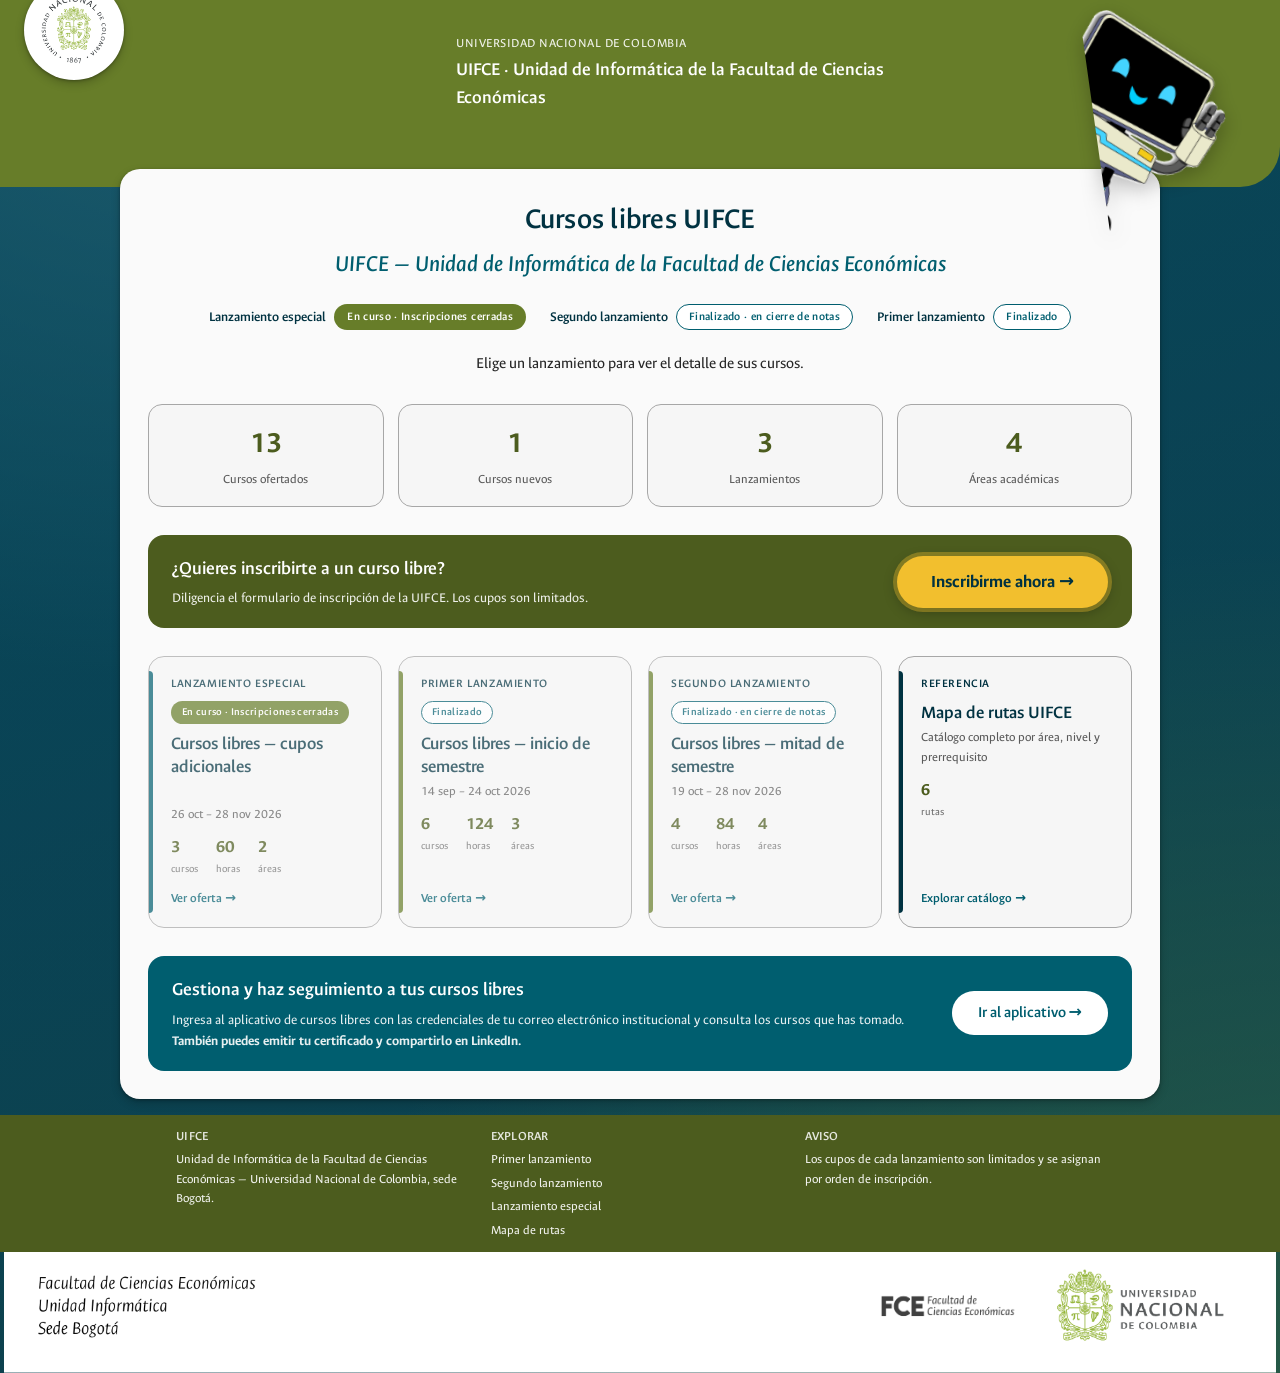
<file: index.html>
<!DOCTYPE html>
<html lang="es">
<head>
<meta charset="UTF-8">
<meta name="viewport" content="width=device-width, initial-scale=1.0">
<title>Cursos Libres UIFCE</title>
<link rel="preconnect" href="https://fonts.googleapis.com">
<link href="https://fonts.googleapis.com/css2?family=Ancizar+Sans:ital,wght@0,300..700;1,300..700&display=swap" rel="stylesheet">
<link rel="stylesheet" href="acceso.css?v=20261021">
</head>
<body>

<div class="screen">

  <div class="bg-photo" aria-hidden="true"></div>

  <img class="mascot" src="assets/uifcito.png" alt="Uifcito, la mascota de la UIFCE, saludando">

  <div class="header-zone">
    <div class="badge-circle">
      <img src="assets/escudo-unal.png" alt="Escudo de la Universidad Nacional de Colombia">
    </div>
    <header class="header-curve">
      <div class="header-curve-inner">
        <p class="header-kicker">Universidad Nacional de Colombia</p>
        <p class="header-name">UIFCE · Unidad de Informática de la Facultad de Ciencias Económicas</p>
      </div>
    </header>
  </div>

  <main class="card-wrap">
    <section class="card hub-card">

      <div class="hub-intro">
        <h1>Cursos libres UIFCE</h1>
        <p class="subtitle">UIFCE — Unidad de Informática de la Facultad de Ciencias Económicas</p>
        <ul class="status-legend" aria-label="Estado de los lanzamientos">
          <li><span>Lanzamiento especial</span><span class="status-pill live">En curso · Inscripciones cerradas</span></li>
          <li><span>Segundo lanzamiento</span><span class="status-pill done">Finalizado · en cierre de notas</span></li>
          <li><span>Primer lanzamiento</span><span class="status-pill done">Finalizado</span></li>
        </ul>
        <p class="body-text">Elige un lanzamiento para ver el detalle de sus cursos.</p>
      </div>

      <section class="stats-grid" aria-label="Resumen del semestre">
        <div class="stat-tile">
          <span class="n">13</span>
          <span class="l">Cursos ofertados</span>
        </div>
        <!-- Temporal: antes "Horas totales" (208) -->
        <div class="stat-tile">
          <span class="n">1</span>
          <span class="l">Cursos nuevos</span>
        </div>
        <div class="stat-tile">
          <span class="n">3</span>
          <span class="l">Lanzamientos</span>
        </div>
        <div class="stat-tile">
          <span class="n">4</span>
          <span class="l">Áreas académicas</span>
        </div>
      </section>

      <a class="enroll-card" href="https://forms.gle/dj4WrGdUgBkbqDRr7" target="_blank" rel="noopener">
          <div class="enroll-text">
            <h3>¿Quieres inscribirte a un curso libre?</h3>
            <p>Diligencia el formulario de inscripción de la UIFCE. Los cupos son limitados.</p>
          </div>
          <span class="btn-enroll">Inscribirme ahora →</span>
        </a>

      <section class="launch-grid" aria-label="Lanzamientos disponibles">

        <a class="launch-card special past" href="lanzamiento-especial.html">
          <div class="launch-top"><p class="launch-eyebrow">Lanzamiento especial</p><span class="status-pill live">En curso · Inscripciones cerradas</span></div>
          <h3 class="title-alt"><span class="t-main">Cursos libres — cupos adicionales</span>
            <span class="t-course" aria-hidden="true"><img class="t-icon" src="assets/icons/excel.svg" alt=""><span>Excel Básico</span></span>
            <span class="t-course" aria-hidden="true"><img class="t-icon" src="assets/icons/python.svg" alt=""><img class="t-icon" src="assets/icons/r.svg" alt=""><span>Introducción a la Programación en Python y R</span></span>
            <span class="t-course" aria-hidden="true"><img class="t-icon" src="assets/icons/powerbi.svg" alt=""><span>Power BI Avanzado</span></span></h3>
          <p class="launch-dates">26 oct – 28 nov 2026</p>
          <div class="launch-stats">
            <div><span class="n">3</span><span class="l">cursos</span></div>
            <div><span class="n">60</span><span class="l">horas</span></div>
            <div><span class="n">2</span><span class="l">áreas</span></div>
          </div>
          <span class="launch-cta">Ver oferta →</span>
        </a>

        <a class="launch-card past" href="lanzamiento-primer.html">
          <div class="launch-top"><p class="launch-eyebrow">Primer lanzamiento</p><span class="status-pill done">Finalizado</span></div>
          <h3>Cursos libres — inicio de semestre</h3>
          <p class="launch-dates">14 sep – 24 oct 2026</p>
          <div class="launch-stats">
            <div><span class="n">6</span><span class="l">cursos</span></div>
            <div><span class="n">124</span><span class="l">horas</span></div>
            <div><span class="n">3</span><span class="l">áreas</span></div>
          </div>
          <span class="launch-cta">Ver oferta →</span>
        </a>

        <a class="launch-card past" href="lanzamiento-segundo.html">
          <div class="launch-top"><p class="launch-eyebrow">Segundo lanzamiento</p><span class="status-pill done">Finalizado · en cierre de notas</span></div>
          <h3>Cursos libres — mitad de semestre</h3>
          <p class="launch-dates">19 oct – 28 nov 2026</p>
          <div class="launch-stats">
            <div><span class="n">4</span><span class="l">cursos</span></div>
            <div><span class="n">84</span><span class="l">horas</span></div>
            <div><span class="n">4</span><span class="l">áreas</span></div>
          </div>
          <span class="launch-cta">Ver oferta →</span>
        </a>

        <a class="launch-card map" href="mapa-rutas.html">
          <p class="launch-eyebrow">Referencia</p>
          <h3>Mapa de rutas UIFCE</h3>
          <p class="launch-dates">Catálogo completo por área, nivel y prerrequisito</p>
          <div class="launch-stats">
            <div><span class="n">6</span><span class="l">rutas</span></div>
          </div>
          <span class="launch-cta">Explorar catálogo →</span>
        </a>

      </section>

      <a class="enroll-card app-card" href="https://fce.unal.edu.co/cursos-libres-uifce/" target="_blank" rel="noopener">
          <div class="enroll-text">
            <h3>Gestiona y haz seguimiento a tus cursos libres</h3>
            <p>Ingresa al aplicativo de cursos libres con las credenciales de tu correo electrónico institucional y consulta los cursos que has tomado. <strong>También puedes emitir tu certificado y compartirlo en LinkedIn.</strong></p>
          </div>
          <span class="btn-enroll">Ir al aplicativo →</span>
        </a>

    </section>
  </main>

  <footer class="footer-login">
    <div class="footer-inner">
      <div>
        <h3>UIFCE</h3>
        <p>Unidad de Informática de la Facultad de Ciencias Económicas — Universidad Nacional de Colombia, sede Bogotá.</p>
      </div>
      <div>
        <h3>Explorar</h3>
        <ul>
          <li><a href="lanzamiento-primer.html">Primer lanzamiento</a></li>
          <li><a href="lanzamiento-segundo.html">Segundo lanzamiento</a></li>
          <li><a href="lanzamiento-especial.html">Lanzamiento especial</a></li>
          <li><a href="mapa-rutas.html">Mapa de rutas</a></li>
        </ul>
      </div>
      <div>
        <h3>Aviso</h3>
        <p>Los cupos de cada lanzamiento son limitados y se asignan por orden de inscripción.</p>
      </div>
    </div>
  </footer>

  <img class="banner-institucional" src="assets/banner-institucional.svg" alt="UIFCE — Unidad de Informática, Facultad de Ciencias Económicas, Universidad Nacional de Colombia, sede Bogotá">

</div>

</body>
</html>
</file>
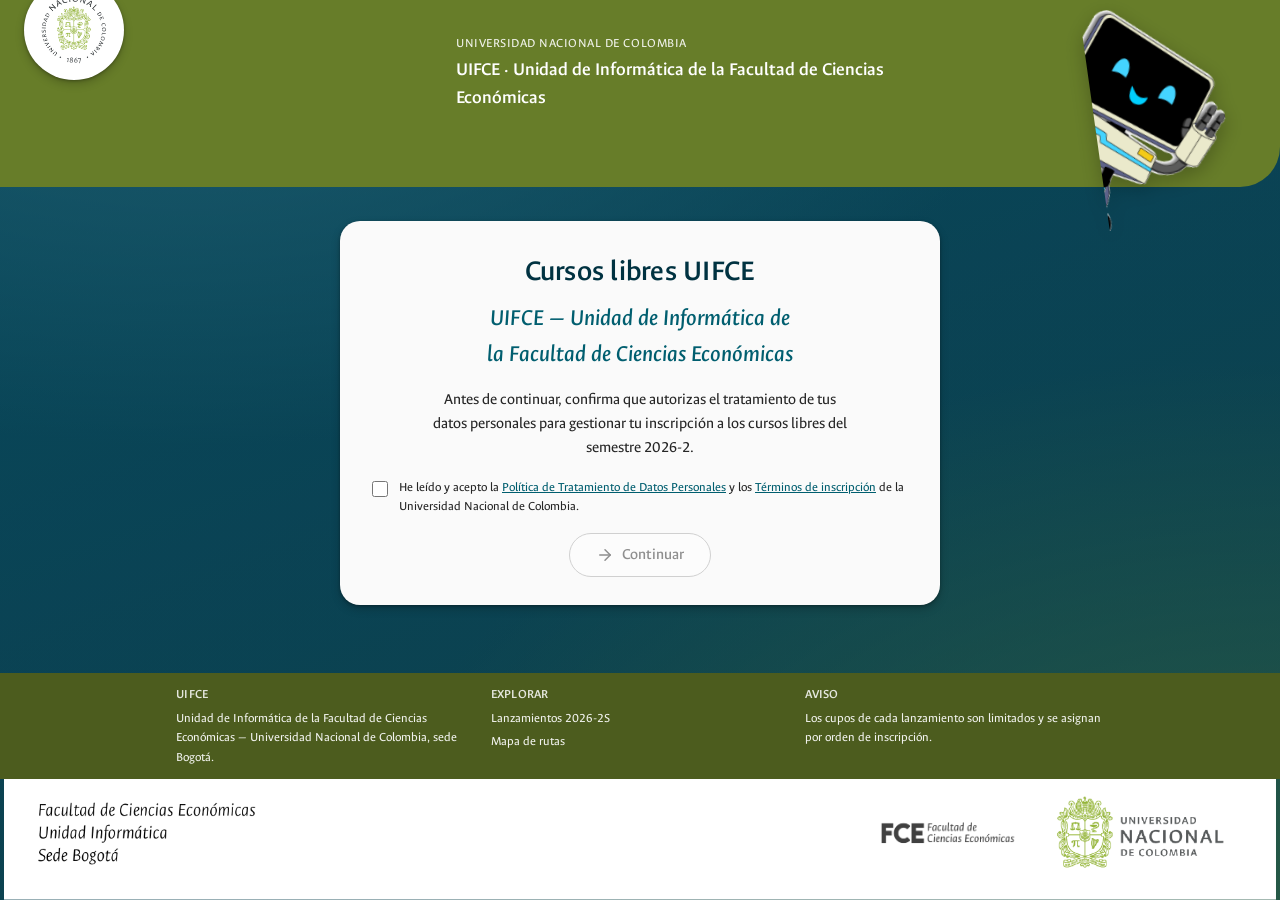
<file: acceso.html>
<!DOCTYPE html>
<html lang="es">
<head>
<meta charset="UTF-8">
<meta name="viewport" content="width=device-width, initial-scale=1.0">
<title>Acceso — Cursos Libres UIFCE</title>
<link rel="preconnect" href="https://fonts.googleapis.com">
<link href="https://fonts.googleapis.com/css2?family=Ancizar+Sans:ital,wght@0,300..700;1,300..700&display=swap" rel="stylesheet">
<link rel="stylesheet" href="acceso.css?v=20261021">
</head>
<body>

<div class="screen">

  <div class="bg-photo" aria-hidden="true"></div>

  <img class="mascot" src="assets/uifcito.png" alt="Uifcito, la mascota de la UIFCE, saludando">

  <div class="header-zone">
    <div class="badge-circle">
      <img src="assets/escudo-unal.png" alt="Escudo de la Universidad Nacional de Colombia">
    </div>
    <header class="header-curve">
      <div class="header-curve-inner">
        <p class="header-kicker">Universidad Nacional de Colombia</p>
        <p class="header-name">UIFCE · Unidad de Informática de la Facultad de Ciencias Económicas</p>
      </div>
    </header>
  </div>

  <main class="card-wrap">
    <div class="card-stage">
      <section class="card">
        <h1>Cursos libres UIFCE</h1>
        <p class="subtitle">UIFCE — Unidad de Informática de la Facultad de Ciencias Económicas</p>
        <p class="body-text">
          Antes de continuar, confirma que autorizas el tratamiento de tus datos personales
          para gestionar tu inscripción a los cursos libres del semestre 2026-2.
        </p>

        <div class="consent">
          <input type="checkbox" id="consent-checkbox">
          <label for="consent-checkbox">
            He leído y acepto la <a href="#">Política de Tratamiento de Datos Personales</a>
            y los <a href="#">Términos de inscripción</a> de la Universidad Nacional de Colombia.
          </label>
        </div>

        <button type="button" class="btn-pill" id="continue-btn" disabled>
          <svg viewBox="0 0 24 24" fill="none" stroke="currentColor" stroke-width="2" stroke-linecap="round" stroke-linejoin="round">
            <line x1="5" y1="12" x2="19" y2="12"></line>
            <polyline points="12 5 19 12 12 19"></polyline>
          </svg>
          Continuar
        </button>
      </section>
    </div>
  </main>

  <footer class="footer-login">
    <div class="footer-inner">
      <div>
        <h3>UIFCE</h3>
        <p>Unidad de Informática de la Facultad de Ciencias Económicas — Universidad Nacional de Colombia, sede Bogotá.</p>
      </div>
      <div>
        <h3>Explorar</h3>
        <ul>
          <li><a href="index.html">Lanzamientos 2026-2S</a></li>
          <li><a href="mapa-rutas.html">Mapa de rutas</a></li>
        </ul>
      </div>
      <div>
        <h3>Aviso</h3>
        <p>Los cupos de cada lanzamiento son limitados y se asignan por orden de inscripción.</p>
      </div>
    </div>
  </footer>

  <img class="banner-institucional" src="assets/banner-institucional.svg" alt="UIFCE — Unidad de Informática, Facultad de Ciencias Económicas, Universidad Nacional de Colombia, sede Bogotá">

</div>

<script src="acceso.js?v=20261021"></script>
</body>
</html>
</file>
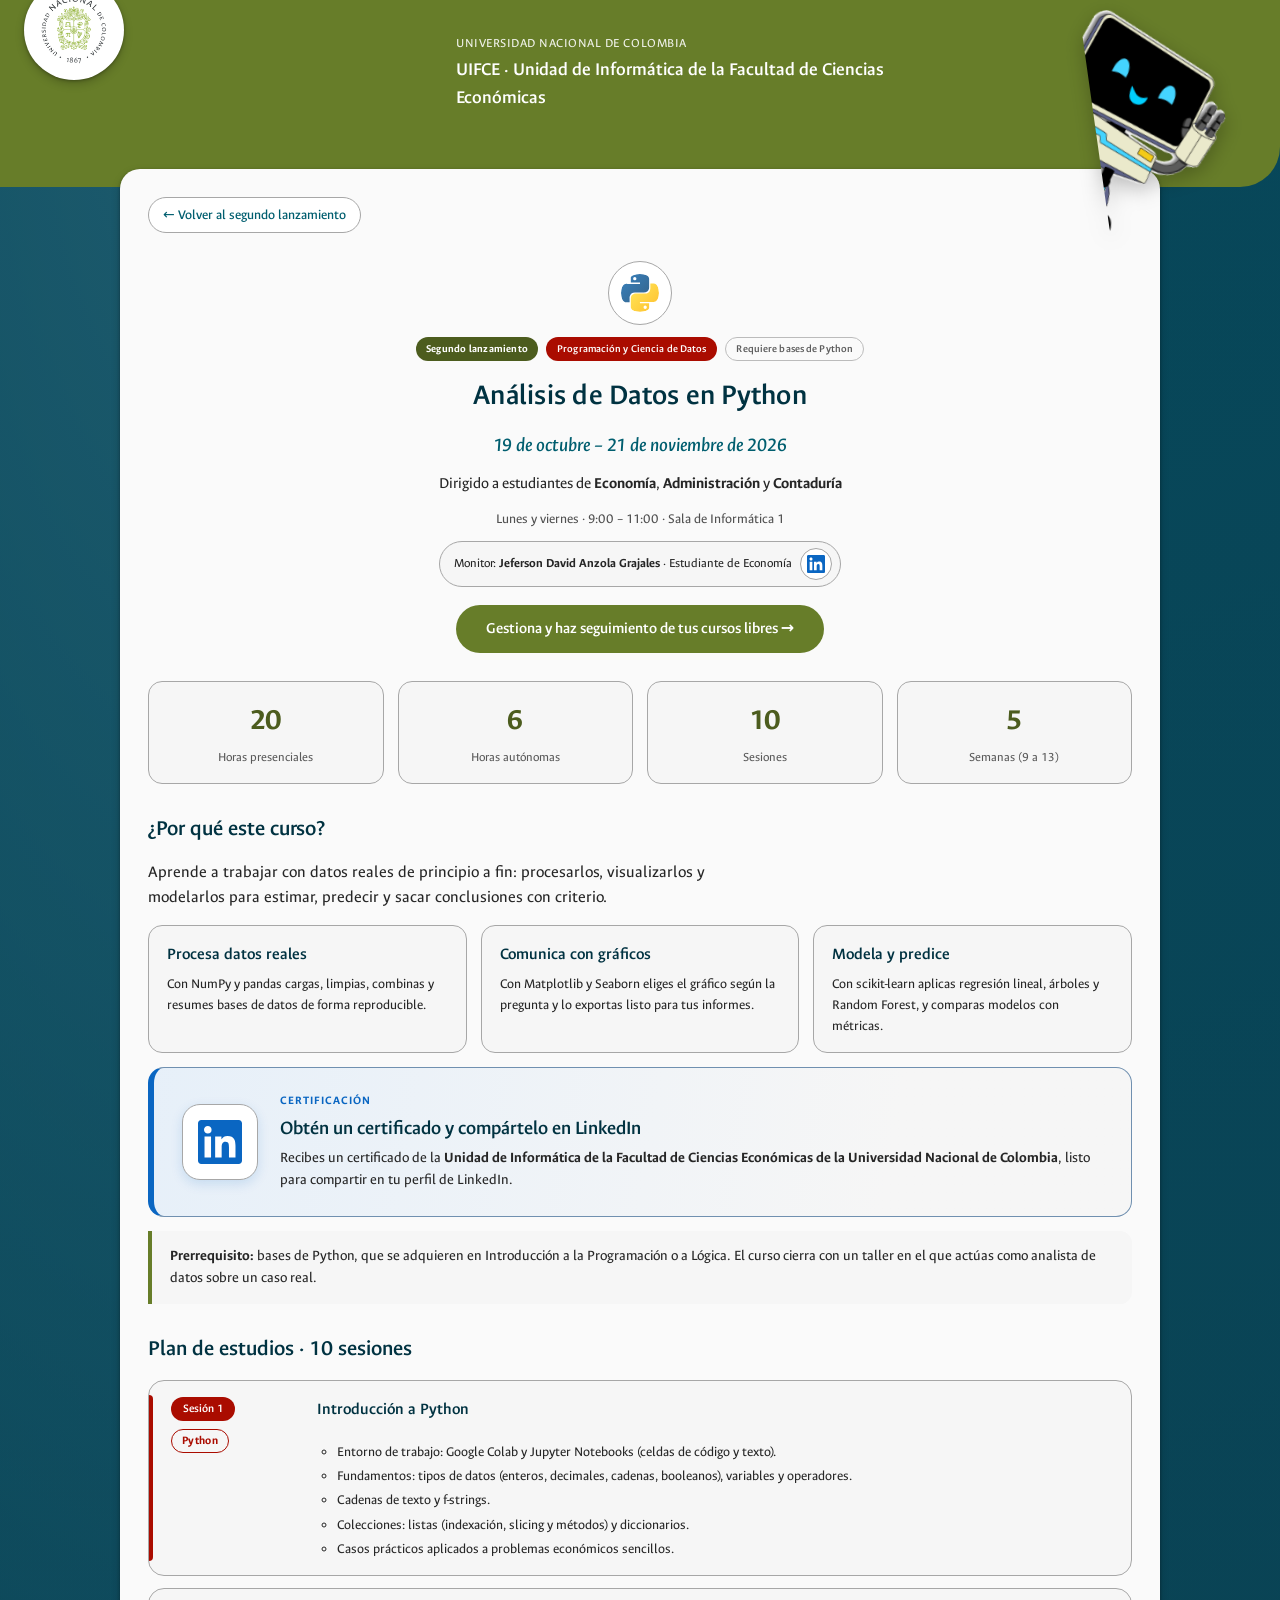
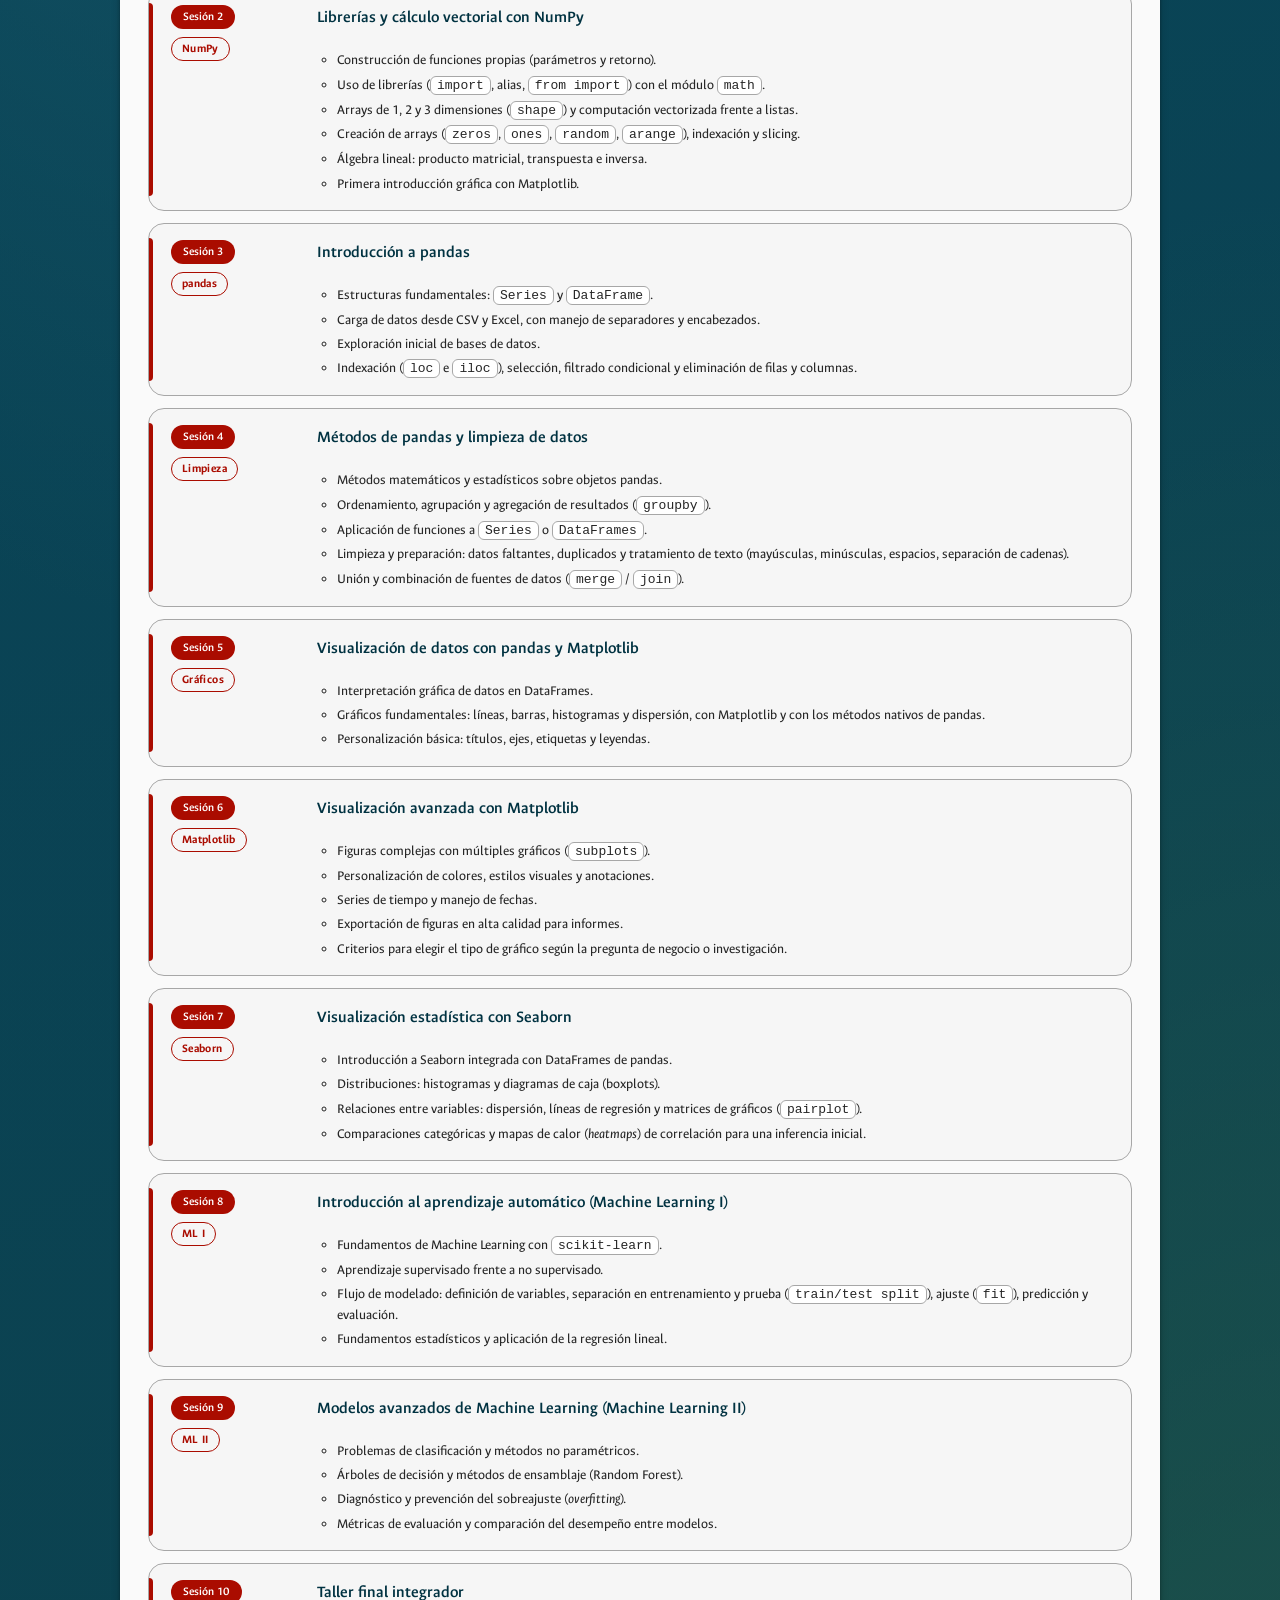
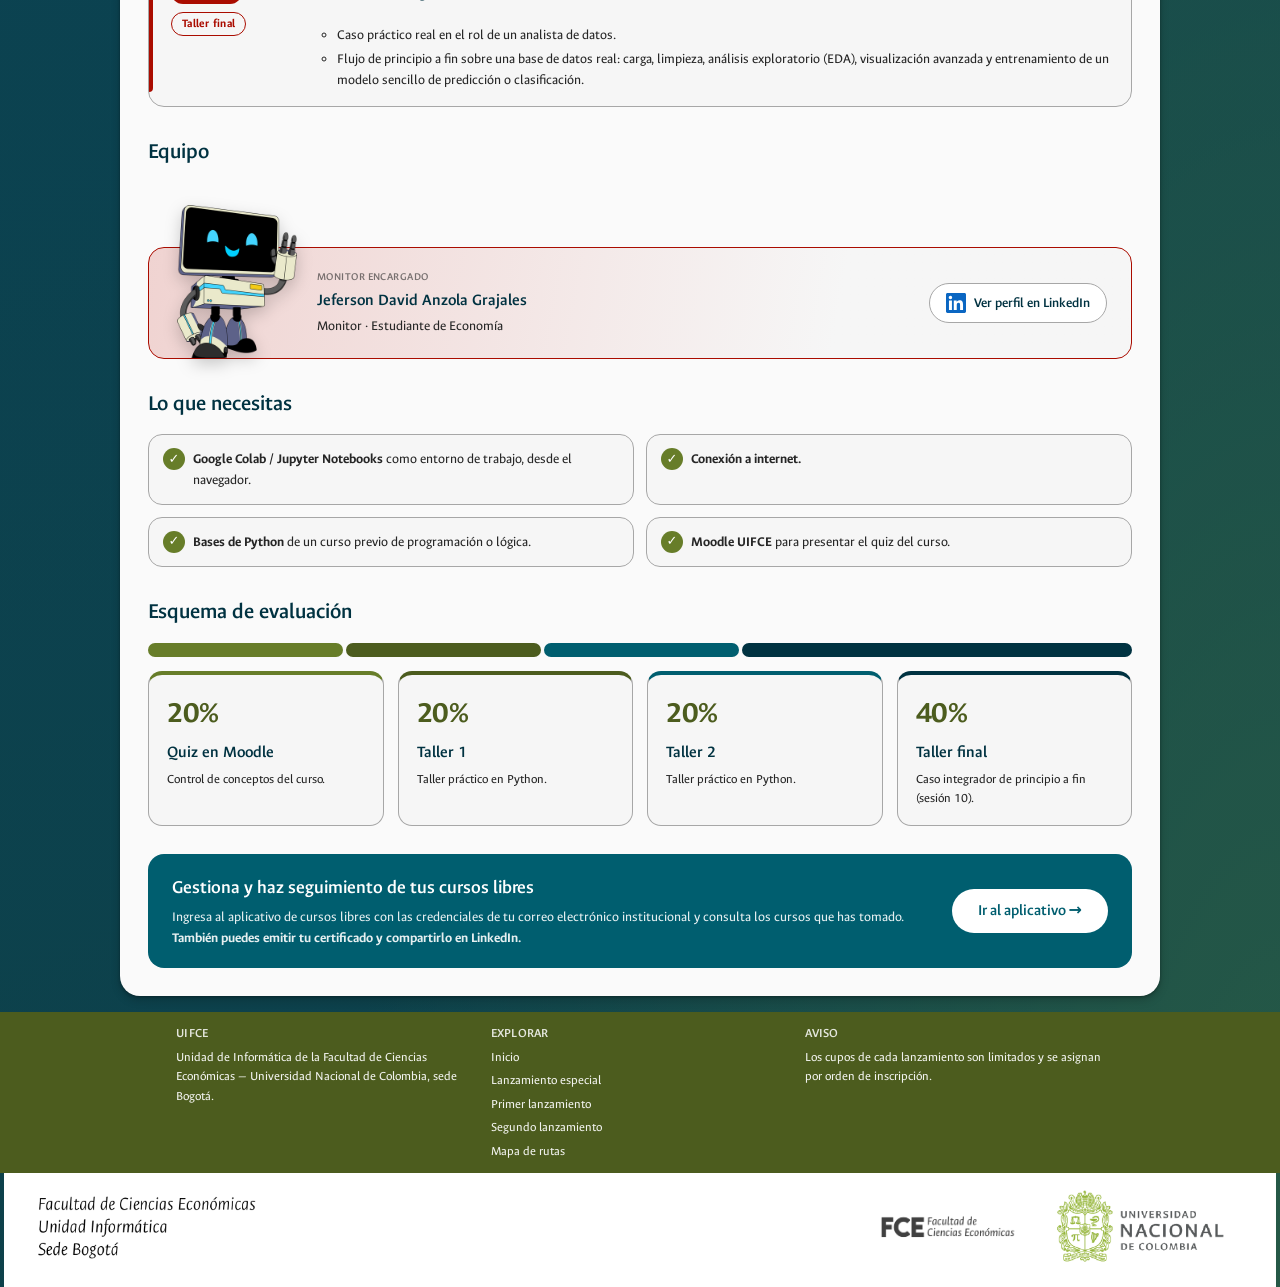
<file: curso-analisis-datos-python.html>
<!DOCTYPE html>
<html lang="es">
<head>
<meta charset="UTF-8">
<meta name="viewport" content="width=device-width, initial-scale=1.0">
<title>Análisis de Datos en Python — Cursos Libres UIFCE</title>
<link rel="preconnect" href="https://fonts.googleapis.com">
<link href="https://fonts.googleapis.com/css2?family=Ancizar+Sans:ital,wght@0,300..700;1,300..700&display=swap" rel="stylesheet">
<link rel="stylesheet" href="acceso.css?v=20261021">
<link rel="stylesheet" href="curso-detalle.css?v=10">
</head>
<body>

<div class="screen">

  <div class="bg-photo" aria-hidden="true"></div>

  <img class="mascot" src="assets/uifcito.png" alt="Uifcito, la mascota de la UIFCE, saludando">

  <div class="header-zone">
    <div class="badge-circle">
      <img src="assets/escudo-unal.png" alt="Escudo de la Universidad Nacional de Colombia">
    </div>
    <header class="header-curve">
      <div class="header-curve-inner">
        <p class="header-kicker">Universidad Nacional de Colombia</p>
        <p class="header-name">UIFCE · Unidad de Informática de la Facultad de Ciencias Económicas</p>
      </div>
    </header>
  </div>

  <main class="card-wrap">
    <div class="card-stage">
      <article class="card hub-card course-detail accent-prog">

        <p class="back-link"><a href="lanzamiento-segundo.html" data-back>← Volver al segundo lanzamiento</a></p>

        <!-- Hero -->
        <header class="cd-hero">
          <span class="cd-icons" aria-hidden="true"><img src="assets/icons/python.svg" alt=""></span>
          <p class="cd-badges">
            <span class="new-tag">Segundo lanzamiento</span>
            <span class="area-tag area-prog">Programación y Ciencia de Datos</span>
            <span class="level-tag">Requiere bases de Python</span>
          </p>
          <h1>Análisis de Datos en Python</h1>
          <p class="subtitle">19 de octubre – 21 de noviembre de 2026</p>
          <p class="cd-audience">Dirigido a estudiantes de <strong>Economía</strong>, <strong>Administración</strong> y <strong>Contaduría</strong></p>
          <p class="cd-meta-line">Lunes y viernes · 9:00 – 11:00 · Sala de Informática 1</p>
          <p class="cd-monitor-chip">
            <span>Monitor: <strong>Jeferson David Anzola Grajales</strong> · Estudiante de Economía</span>
            <a href="https://www.linkedin.com/in/jeferson-david-anzola-grajales-b55aa4375/" target="_blank" rel="noopener noreferrer" aria-label="Ver el perfil de LinkedIn de Jeferson David Anzola Grajales (se abre en una pestaña nueva)"><img src="assets/icons/linkedin.svg" alt=""></a>
          </p>
          <a class="btn-primary" href="https://fce.unal.edu.co/cursos-libres-uifce/" target="_blank" rel="noopener">Gestiona y haz seguimiento de tus cursos libres →</a>
        </header>

        <section class="stats-grid" aria-label="Intensidad del curso">
          <div class="stat-tile"><span class="n">20</span><span class="l">Horas presenciales</span></div>
          <div class="stat-tile"><span class="n">6</span><span class="l">Horas autónomas</span></div>
          <div class="stat-tile"><span class="n">10</span><span class="l">Sesiones</span></div>
          <div class="stat-tile"><span class="n">5</span><span class="l">Semanas (9 a 13)</span></div>
        </section>

        <!-- Aporte y justificación -->
        <section class="cd-section" aria-labelledby="h-aporte">
          <h2 id="h-aporte">¿Por qué este curso?</h2>
          <p class="cd-lead">Aprende a trabajar con datos reales de principio a fin: procesarlos, visualizarlos y modelarlos para estimar, predecir y sacar conclusiones con criterio.</p>
          <div class="cd-pillars">
            <div class="cd-pillar"><h3>Procesa datos reales</h3><p>Con NumPy y pandas cargas, limpias, combinas y resumes bases de datos de forma reproducible.</p></div>
            <div class="cd-pillar"><h3>Comunica con gráficos</h3><p>Con Matplotlib y Seaborn eliges el gráfico según la pregunta y lo exportas listo para tus informes.</p></div>
            <div class="cd-pillar"><h3>Modela y predice</h3><p>Con scikit-learn aplicas regresión lineal, árboles y Random Forest, y comparas modelos con métricas.</p></div>
          </div>
          <div class="cd-cert">
            <span class="cd-cert-logo"><img src="assets/icons/linkedin.svg" alt="" width="44" height="44"></span>
            <div class="cd-cert-text">
              <p class="cd-cert-label">Certificación</p>
              <h3>Obtén un certificado y compártelo en LinkedIn</h3>
              <p>Recibes un certificado de la <strong>Unidad de Informática de la Facultad de Ciencias Económicas de la Universidad Nacional de Colombia</strong>, listo para compartir en tu perfil de LinkedIn.</p>
            </div>
          </div>
          <p class="cd-note"><strong>Prerrequisito:</strong> bases de Python, que se adquieren en Introducción a la Programación o a Lógica. El curso cierra con un taller en el que actúas como analista de datos sobre un caso real.</p>
        </section>

        <!-- Plan de estudios -->
        <section class="cd-section" aria-labelledby="h-plan">
          <h2 id="h-plan">Plan de estudios · 10 sesiones</h2>
          <ol class="cd-plan">

            <li>
              <div class="cd-side"><span class="cd-sessions">Sesión 1</span><span class="cd-module">Python</span></div>
              <div class="cd-body">
                <h3>Introducción a Python</h3>
                <ul>
                  <li>Entorno de trabajo: Google Colab y Jupyter Notebooks (celdas de código y texto).</li>
                  <li>Fundamentos: tipos de datos (enteros, decimales, cadenas, booleanos), variables y operadores.</li>
                  <li>Cadenas de texto y f-strings.</li>
                  <li>Colecciones: listas (indexación, slicing y métodos) y diccionarios.</li>
                  <li>Casos prácticos aplicados a problemas económicos sencillos.</li>
                </ul>
              </div>
            </li>

            <li>
              <div class="cd-side"><span class="cd-sessions">Sesión 2</span><span class="cd-module">NumPy</span></div>
              <div class="cd-body">
                <h3>Librerías y cálculo vectorial con NumPy</h3>
                <ul>
                  <li>Construcción de funciones propias (parámetros y retorno).</li>
                  <li>Uso de librerías (<code>import</code>, alias, <code>from import</code>) con el módulo <code>math</code>.</li>
                  <li>Arrays de 1, 2 y 3 dimensiones (<code>shape</code>) y computación vectorizada frente a listas.</li>
                  <li>Creación de arrays (<code>zeros</code>, <code>ones</code>, <code>random</code>, <code>arange</code>), indexación y slicing.</li>
                  <li>Álgebra lineal: producto matricial, transpuesta e inversa.</li>
                  <li>Primera introducción gráfica con Matplotlib.</li>
                </ul>
              </div>
            </li>

            <li>
              <div class="cd-side"><span class="cd-sessions">Sesión 3</span><span class="cd-module">pandas</span></div>
              <div class="cd-body">
                <h3>Introducción a pandas</h3>
                <ul>
                  <li>Estructuras fundamentales: <code>Series</code> y <code>DataFrame</code>.</li>
                  <li>Carga de datos desde CSV y Excel, con manejo de separadores y encabezados.</li>
                  <li>Exploración inicial de bases de datos.</li>
                  <li>Indexación (<code>loc</code> e <code>iloc</code>), selección, filtrado condicional y eliminación de filas y columnas.</li>
                </ul>
              </div>
            </li>

            <li>
              <div class="cd-side"><span class="cd-sessions">Sesión 4</span><span class="cd-module">Limpieza</span></div>
              <div class="cd-body">
                <h3>Métodos de pandas y limpieza de datos</h3>
                <ul>
                  <li>Métodos matemáticos y estadísticos sobre objetos pandas.</li>
                  <li>Ordenamiento, agrupación y agregación de resultados (<code>groupby</code>).</li>
                  <li>Aplicación de funciones a <code>Series</code> o <code>DataFrames</code>.</li>
                  <li>Limpieza y preparación: datos faltantes, duplicados y tratamiento de texto (mayúsculas, minúsculas, espacios, separación de cadenas).</li>
                  <li>Unión y combinación de fuentes de datos (<code>merge</code> / <code>join</code>).</li>
                </ul>
              </div>
            </li>

            <li>
              <div class="cd-side"><span class="cd-sessions">Sesión 5</span><span class="cd-module">Gráficos</span></div>
              <div class="cd-body">
                <h3>Visualización de datos con pandas y Matplotlib</h3>
                <ul>
                  <li>Interpretación gráfica de datos en DataFrames.</li>
                  <li>Gráficos fundamentales: líneas, barras, histogramas y dispersión, con Matplotlib y con los métodos nativos de pandas.</li>
                  <li>Personalización básica: títulos, ejes, etiquetas y leyendas.</li>
                </ul>
              </div>
            </li>

            <li>
              <div class="cd-side"><span class="cd-sessions">Sesión 6</span><span class="cd-module">Matplotlib</span></div>
              <div class="cd-body">
                <h3>Visualización avanzada con Matplotlib</h3>
                <ul>
                  <li>Figuras complejas con múltiples gráficos (<code>subplots</code>).</li>
                  <li>Personalización de colores, estilos visuales y anotaciones.</li>
                  <li>Series de tiempo y manejo de fechas.</li>
                  <li>Exportación de figuras en alta calidad para informes.</li>
                  <li>Criterios para elegir el tipo de gráfico según la pregunta de negocio o investigación.</li>
                </ul>
              </div>
            </li>

            <li>
              <div class="cd-side"><span class="cd-sessions">Sesión 7</span><span class="cd-module">Seaborn</span></div>
              <div class="cd-body">
                <h3>Visualización estadística con Seaborn</h3>
                <ul>
                  <li>Introducción a Seaborn integrada con DataFrames de pandas.</li>
                  <li>Distribuciones: histogramas y diagramas de caja (boxplots).</li>
                  <li>Relaciones entre variables: dispersión, líneas de regresión y matrices de gráficos (<code>pairplot</code>).</li>
                  <li>Comparaciones categóricas y mapas de calor (<em>heatmaps</em>) de correlación para una inferencia inicial.</li>
                </ul>
              </div>
            </li>

            <li>
              <div class="cd-side"><span class="cd-sessions">Sesión 8</span><span class="cd-module">ML I</span></div>
              <div class="cd-body">
                <h3>Introducción al aprendizaje automático (Machine Learning I)</h3>
                <ul>
                  <li>Fundamentos de Machine Learning con <code>scikit-learn</code>.</li>
                  <li>Aprendizaje supervisado frente a no supervisado.</li>
                  <li>Flujo de modelado: definición de variables, separación en entrenamiento y prueba (<code>train/test split</code>), ajuste (<code>fit</code>), predicción y evaluación.</li>
                  <li>Fundamentos estadísticos y aplicación de la regresión lineal.</li>
                </ul>
              </div>
            </li>

            <li>
              <div class="cd-side"><span class="cd-sessions">Sesión 9</span><span class="cd-module">ML II</span></div>
              <div class="cd-body">
                <h3>Modelos avanzados de Machine Learning (Machine Learning II)</h3>
                <ul>
                  <li>Problemas de clasificación y métodos no paramétricos.</li>
                  <li>Árboles de decisión y métodos de ensamblaje (Random Forest).</li>
                  <li>Diagnóstico y prevención del sobreajuste (<em>overfitting</em>).</li>
                  <li>Métricas de evaluación y comparación del desempeño entre modelos.</li>
                </ul>
              </div>
            </li>

            <li>
              <div class="cd-side"><span class="cd-sessions">Sesión 10</span><span class="cd-module">Taller final</span></div>
              <div class="cd-body">
                <h3>Taller final integrador</h3>
                <ul>
                  <li>Caso práctico real en el rol de un analista de datos.</li>
                  <li>Flujo de principio a fin sobre una base de datos real: carga, limpieza, análisis exploratorio (EDA), visualización avanzada y entrenamiento de un modelo sencillo de predicción o clasificación.</li>
                </ul>
              </div>
            </li>
          </ol>
        </section>

        <!-- Monitor -->
        <section class="cd-section" aria-labelledby="h-equipo">
          <h2 id="h-equipo">Equipo</h2>
          <div class="cd-team banner">
            <img class="cd-mascot" src="assets/uifcito-cierre.png" alt="" width="298" height="380">
            <div class="cd-team-info">
              <p class="cd-team-label">Monitor encargado</p>
              <h3>Jeferson David Anzola Grajales</h3>
              <p class="cd-team-role">Monitor · Estudiante de Economía</p>
            </div>
            <a class="cd-linkedin" href="https://www.linkedin.com/in/jeferson-david-anzola-grajales-b55aa4375/" target="_blank" rel="noopener noreferrer" aria-label="Ver el perfil de LinkedIn de Jeferson David Anzola Grajales (se abre en una pestaña nueva)">
              <img src="assets/icons/linkedin.svg" alt="">
              <span>Ver perfil en LinkedIn</span>
            </a>
          </div>
        </section>

        <!-- Requisitos -->
        <section class="cd-section" aria-labelledby="h-req">
          <h2 id="h-req">Lo que necesitas</h2>
          <ul class="cd-checks">
            <li><strong>Google Colab / Jupyter Notebooks</strong> como entorno de trabajo, desde el navegador.</li>
            <li><strong>Conexión a internet.</strong></li>
            <li><strong>Bases de Python</strong> de un curso previo de programación o lógica.</li>
            <li><strong>Moodle UIFCE</strong> para presentar el quiz del curso.</li>
          </ul>
        </section>

        <!-- Evaluación -->
        <section class="cd-section" aria-labelledby="h-eval">
          <h2 id="h-eval">Esquema de evaluación</h2>
          <div class="cd-bar" role="img" aria-label="Distribución: quiz en Moodle 20%, taller 1 20%, taller 2 20%, taller final 40%">
            <span style="flex:20"></span><span style="flex:20"></span><span style="flex:20"></span><span style="flex:40"></span>
          </div>
          <ul class="cd-eval">
            <li><span class="cd-pct">20%</span><h3>Quiz en Moodle</h3><p>Control de conceptos del curso.</p></li>
            <li><span class="cd-pct">20%</span><h3>Taller 1</h3><p>Taller práctico en Python.</p></li>
            <li><span class="cd-pct">20%</span><h3>Taller 2</h3><p>Taller práctico en Python.</p></li>
            <li><span class="cd-pct">40%</span><h3>Taller final</h3><p>Caso integrador de principio a fin (sesión 10).</p></li>
          </ul>
        </section>

        <!-- CTA final -->
        <a class="enroll-card app-card" href="https://fce.unal.edu.co/cursos-libres-uifce/" target="_blank" rel="noopener">
          <div class="enroll-text">
            <h3>Gestiona y haz seguimiento de tus cursos libres</h3>
            <p>Ingresa al aplicativo de cursos libres con las credenciales de tu correo electrónico institucional y consulta los cursos que has tomado. <strong>También puedes emitir tu certificado y compartirlo en LinkedIn.</strong></p>
          </div>
          <span class="btn-enroll">Ir al aplicativo →</span>
        </a>

      </article>
    </div>
  </main>

  <footer class="footer-login">
    <div class="footer-inner">
      <div>
        <h3>UIFCE</h3>
        <p>Unidad de Informática de la Facultad de Ciencias Económicas — Universidad Nacional de Colombia, sede Bogotá.</p>
      </div>
      <div>
        <h3>Explorar</h3>
        <ul>
          <li><a href="index.html">Inicio</a></li>
          <li><a href="lanzamiento-especial.html">Lanzamiento especial</a></li>
          <li><a href="lanzamiento-primer.html">Primer lanzamiento</a></li>
          <li><a href="lanzamiento-segundo.html">Segundo lanzamiento</a></li>
          <li><a href="mapa-rutas.html">Mapa de rutas</a></li>
        </ul>
      </div>
      <div>
        <h3>Aviso</h3>
        <p>Los cupos de cada lanzamiento son limitados y se asignan por orden de inscripción.</p>
      </div>
    </div>
  </footer>

  <img class="banner-institucional" src="assets/banner-institucional.svg" alt="UIFCE — Unidad de Informática, Facultad de Ciencias Económicas, Universidad Nacional de Colombia, sede Bogotá">

</div>

<script>
  // "Volver": si el usuario llegó desde otra página del sitio, regresa en el historial
  // para conservar filtros y posición de scroll; si abrió el enlace directo, va al lanzamiento.
  document.querySelector('[data-back]').addEventListener('click', function (e) {
    try {
      if (history.length > 1 && document.referrer && new URL(document.referrer).origin === location.origin) {
        e.preventDefault();
        history.back();
      }
    } catch (_) {}
  });
</script>
</body>
</html>
</file>
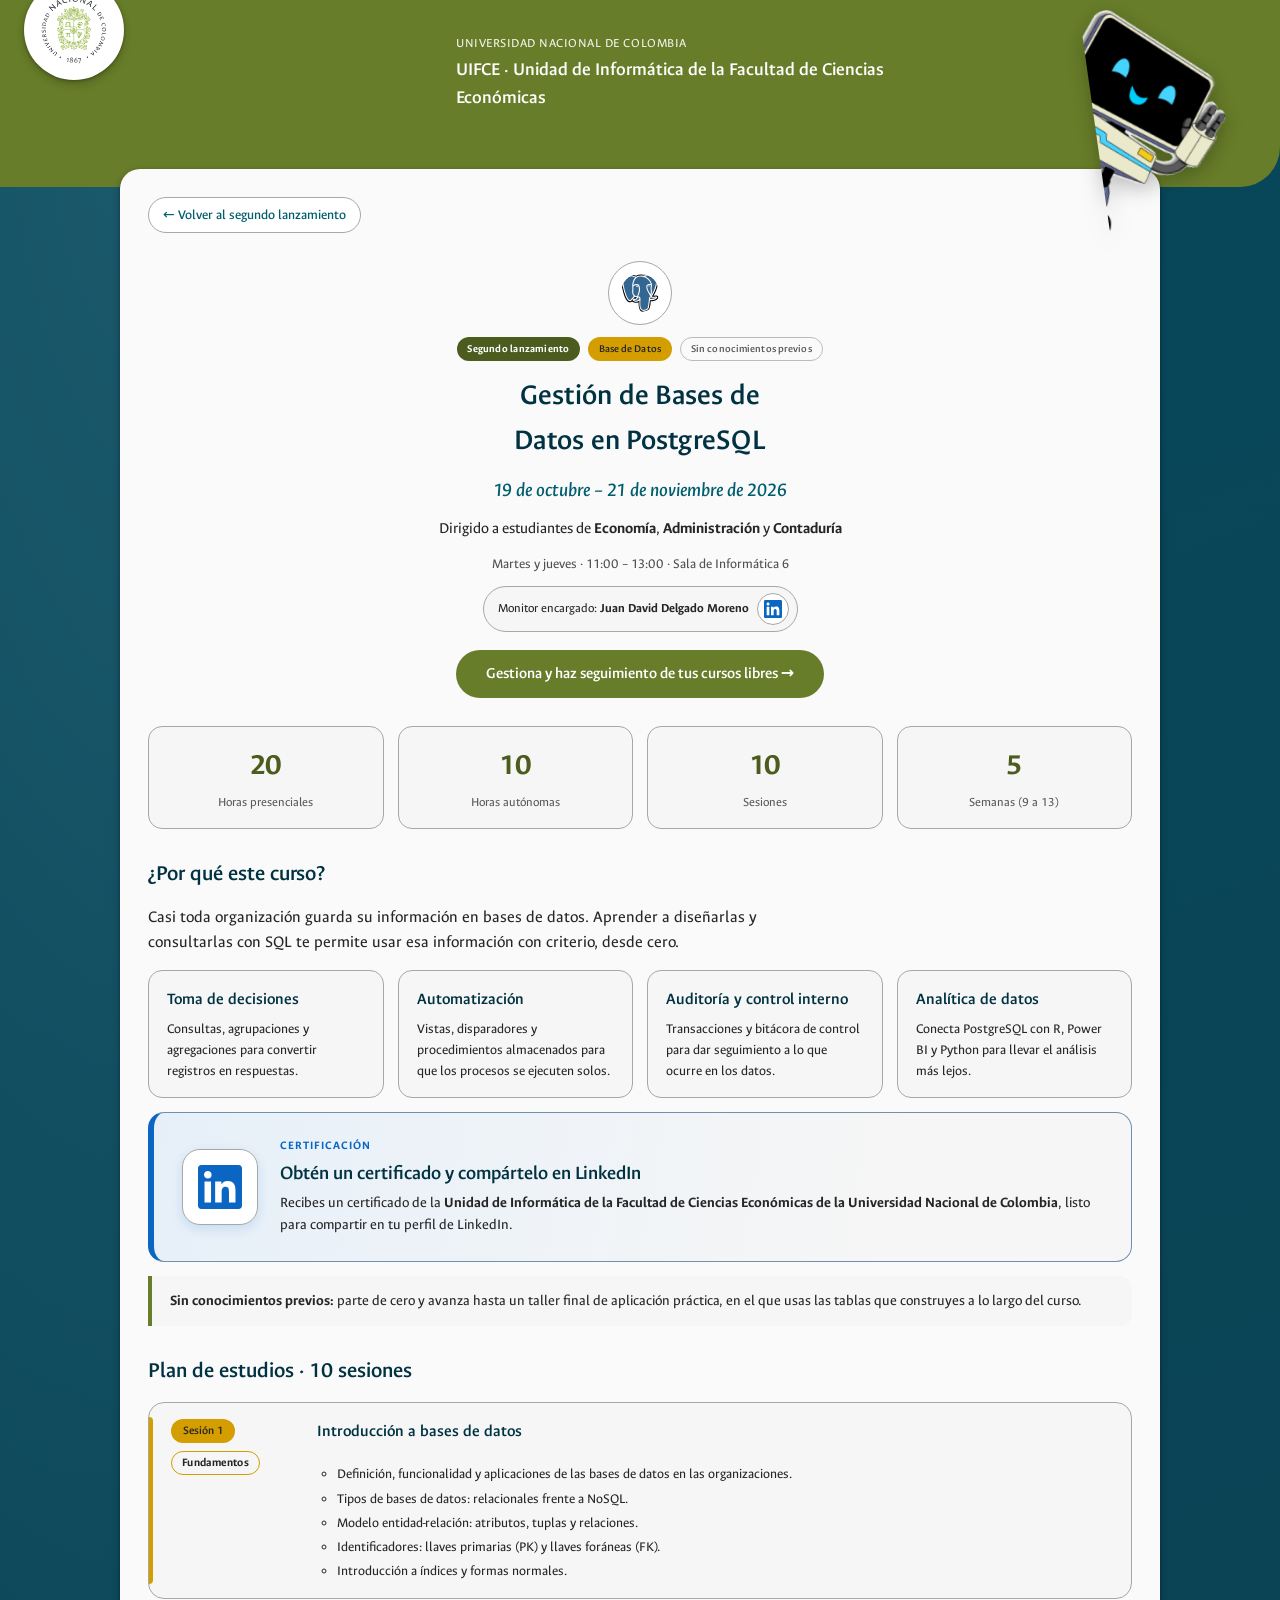
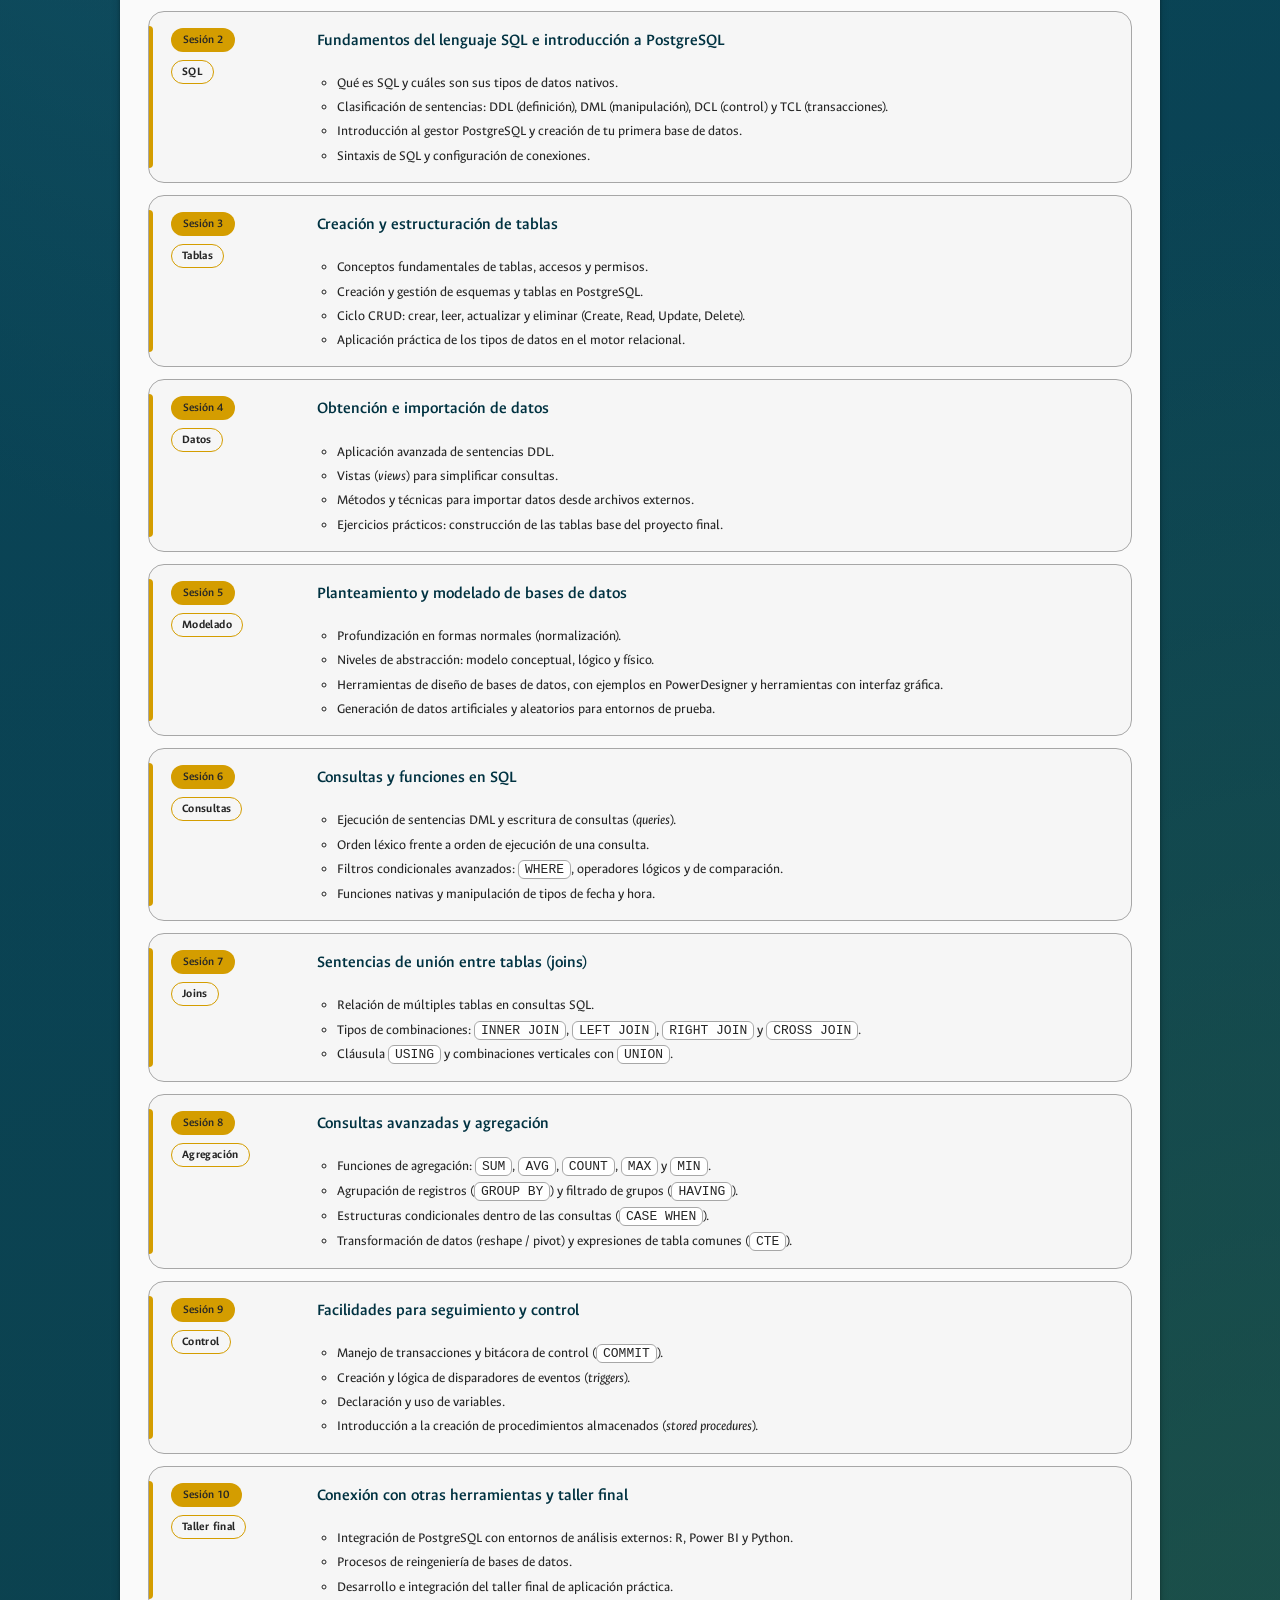
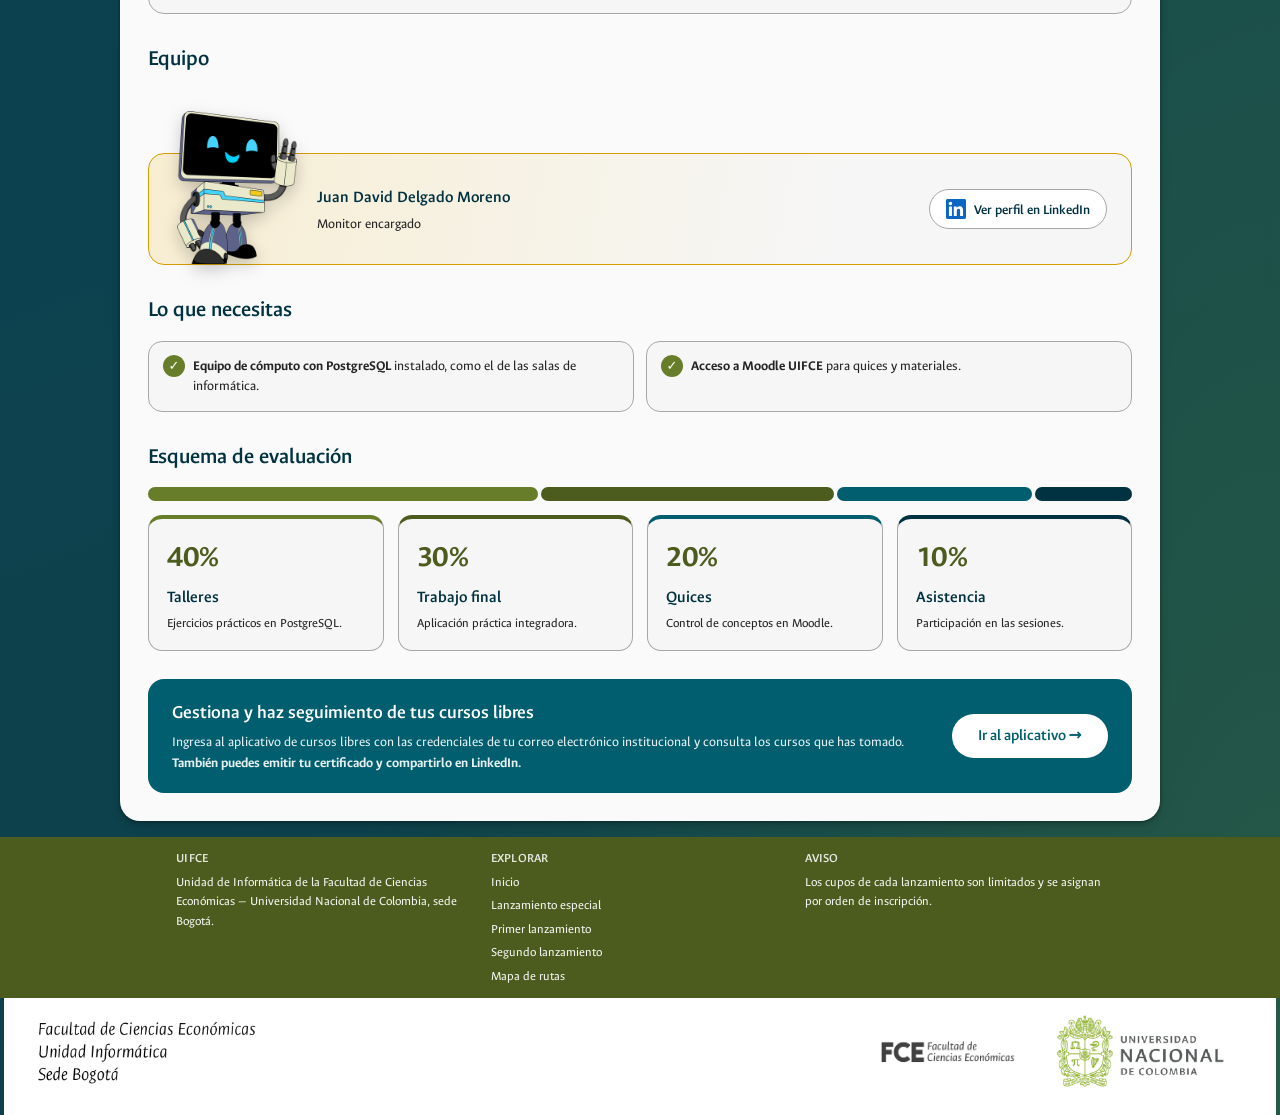
<file: curso-postgresql.html>
<!DOCTYPE html>
<html lang="es">
<head>
<meta charset="UTF-8">
<meta name="viewport" content="width=device-width, initial-scale=1.0">
<title>Gestión de Bases de Datos en PostgreSQL — Cursos Libres UIFCE</title>
<link rel="preconnect" href="https://fonts.googleapis.com">
<link href="https://fonts.googleapis.com/css2?family=Ancizar+Sans:ital,wght@0,300..700;1,300..700&display=swap" rel="stylesheet">
<link rel="stylesheet" href="acceso.css?v=20261021">
<link rel="stylesheet" href="curso-detalle.css?v=10">
</head>
<body>

<div class="screen">

  <div class="bg-photo" aria-hidden="true"></div>

  <img class="mascot" src="assets/uifcito.png" alt="Uifcito, la mascota de la UIFCE, saludando">

  <div class="header-zone">
    <div class="badge-circle">
      <img src="assets/escudo-unal.png" alt="Escudo de la Universidad Nacional de Colombia">
    </div>
    <header class="header-curve">
      <div class="header-curve-inner">
        <p class="header-kicker">Universidad Nacional de Colombia</p>
        <p class="header-name">UIFCE · Unidad de Informática de la Facultad de Ciencias Económicas</p>
      </div>
    </header>
  </div>

  <main class="card-wrap">
    <div class="card-stage">
      <article class="card hub-card course-detail accent-db">

        <p class="back-link"><a href="lanzamiento-segundo.html" data-back>← Volver al segundo lanzamiento</a></p>

        <!-- Hero -->
        <header class="cd-hero">
          <span class="cd-icons" aria-hidden="true"><img src="assets/icons/postgresql.svg" alt=""></span>
          <p class="cd-badges">
            <span class="new-tag">Segundo lanzamiento</span>
            <span class="area-tag area-db">Base de Datos</span>
            <span class="level-tag">Sin conocimientos previos</span>
          </p>
          <h1>Gestión de Bases de Datos en PostgreSQL</h1>
          <p class="subtitle">19 de octubre – 21 de noviembre de 2026</p>
          <p class="cd-audience">Dirigido a estudiantes de <strong>Economía</strong>, <strong>Administración</strong> y <strong>Contaduría</strong></p>
          <p class="cd-meta-line">Martes y jueves · 11:00 – 13:00 · Sala de Informática 6</p>
          <p class="cd-monitor-chip">
            <span>Monitor encargado: <strong>Juan David Delgado Moreno</strong></span>
            <a href="https://www.linkedin.com/in/juan-david-delgado-moreno-701b20412/" target="_blank" rel="noopener noreferrer" aria-label="Ver el perfil de LinkedIn de Juan David Delgado Moreno (se abre en una pestaña nueva)"><img src="assets/icons/linkedin.svg" alt=""></a>
          </p>
          <a class="btn-primary" href="https://fce.unal.edu.co/cursos-libres-uifce/" target="_blank" rel="noopener">Gestiona y haz seguimiento de tus cursos libres →</a>
        </header>

        <section class="stats-grid" aria-label="Intensidad del curso">
          <div class="stat-tile"><span class="n">20</span><span class="l">Horas presenciales</span></div>
          <div class="stat-tile"><span class="n">10</span><span class="l">Horas autónomas</span></div>
          <div class="stat-tile"><span class="n">10</span><span class="l">Sesiones</span></div>
          <div class="stat-tile"><span class="n">5</span><span class="l">Semanas (9 a 13)</span></div>
        </section>

        <!-- Aporte y justificación -->
        <section class="cd-section" aria-labelledby="h-aporte">
          <h2 id="h-aporte">¿Por qué este curso?</h2>
          <p class="cd-lead">Casi toda organización guarda su información en bases de datos. Aprender a diseñarlas y consultarlas con SQL te permite usar esa información con criterio, desde cero.</p>
          <div class="cd-pillars">
            <div class="cd-pillar"><h3>Toma de decisiones</h3><p>Consultas, agrupaciones y agregaciones para convertir registros en respuestas.</p></div>
            <div class="cd-pillar"><h3>Automatización</h3><p>Vistas, disparadores y procedimientos almacenados para que los procesos se ejecuten solos.</p></div>
            <div class="cd-pillar"><h3>Auditoría y control interno</h3><p>Transacciones y bitácora de control para dar seguimiento a lo que ocurre en los datos.</p></div>
            <div class="cd-pillar"><h3>Analítica de datos</h3><p>Conecta PostgreSQL con R, Power BI y Python para llevar el análisis más lejos.</p></div>
          </div>
          <div class="cd-cert">
            <span class="cd-cert-logo"><img src="assets/icons/linkedin.svg" alt="" width="44" height="44"></span>
            <div class="cd-cert-text">
              <p class="cd-cert-label">Certificación</p>
              <h3>Obtén un certificado y compártelo en LinkedIn</h3>
              <p>Recibes un certificado de la <strong>Unidad de Informática de la Facultad de Ciencias Económicas de la Universidad Nacional de Colombia</strong>, listo para compartir en tu perfil de LinkedIn.</p>
            </div>
          </div>
          <p class="cd-note"><strong>Sin conocimientos previos:</strong> parte de cero y avanza hasta un taller final de aplicación práctica, en el que usas las tablas que construyes a lo largo del curso.</p>
        </section>

        <!-- Plan de estudios -->
        <section class="cd-section" aria-labelledby="h-plan">
          <h2 id="h-plan">Plan de estudios · 10 sesiones</h2>
          <ol class="cd-plan">

            <li>
              <div class="cd-side"><span class="cd-sessions">Sesión 1</span><span class="cd-module">Fundamentos</span></div>
              <div class="cd-body">
                <h3>Introducción a bases de datos</h3>
                <ul>
                  <li>Definición, funcionalidad y aplicaciones de las bases de datos en las organizaciones.</li>
                  <li>Tipos de bases de datos: relacionales frente a NoSQL.</li>
                  <li>Modelo entidad-relación: atributos, tuplas y relaciones.</li>
                  <li>Identificadores: llaves primarias (PK) y llaves foráneas (FK).</li>
                  <li>Introducción a índices y formas normales.</li>
                </ul>
              </div>
            </li>

            <li>
              <div class="cd-side"><span class="cd-sessions">Sesión 2</span><span class="cd-module">SQL</span></div>
              <div class="cd-body">
                <h3>Fundamentos del lenguaje SQL e introducción a PostgreSQL</h3>
                <ul>
                  <li>Qué es SQL y cuáles son sus tipos de datos nativos.</li>
                  <li>Clasificación de sentencias: DDL (definición), DML (manipulación), DCL (control) y TCL (transacciones).</li>
                  <li>Introducción al gestor PostgreSQL y creación de tu primera base de datos.</li>
                  <li>Sintaxis de SQL y configuración de conexiones.</li>
                </ul>
              </div>
            </li>

            <li>
              <div class="cd-side"><span class="cd-sessions">Sesión 3</span><span class="cd-module">Tablas</span></div>
              <div class="cd-body">
                <h3>Creación y estructuración de tablas</h3>
                <ul>
                  <li>Conceptos fundamentales de tablas, accesos y permisos.</li>
                  <li>Creación y gestión de esquemas y tablas en PostgreSQL.</li>
                  <li>Ciclo CRUD: crear, leer, actualizar y eliminar (Create, Read, Update, Delete).</li>
                  <li>Aplicación práctica de los tipos de datos en el motor relacional.</li>
                </ul>
              </div>
            </li>

            <li>
              <div class="cd-side"><span class="cd-sessions">Sesión 4</span><span class="cd-module">Datos</span></div>
              <div class="cd-body">
                <h3>Obtención e importación de datos</h3>
                <ul>
                  <li>Aplicación avanzada de sentencias DDL.</li>
                  <li>Vistas (<em>views</em>) para simplificar consultas.</li>
                  <li>Métodos y técnicas para importar datos desde archivos externos.</li>
                  <li>Ejercicios prácticos: construcción de las tablas base del proyecto final.</li>
                </ul>
              </div>
            </li>

            <li>
              <div class="cd-side"><span class="cd-sessions">Sesión 5</span><span class="cd-module">Modelado</span></div>
              <div class="cd-body">
                <h3>Planteamiento y modelado de bases de datos</h3>
                <ul>
                  <li>Profundización en formas normales (normalización).</li>
                  <li>Niveles de abstracción: modelo conceptual, lógico y físico.</li>
                  <li>Herramientas de diseño de bases de datos, con ejemplos en PowerDesigner y herramientas con interfaz gráfica.</li>
                  <li>Generación de datos artificiales y aleatorios para entornos de prueba.</li>
                </ul>
              </div>
            </li>

            <li>
              <div class="cd-side"><span class="cd-sessions">Sesión 6</span><span class="cd-module">Consultas</span></div>
              <div class="cd-body">
                <h3>Consultas y funciones en SQL</h3>
                <ul>
                  <li>Ejecución de sentencias DML y escritura de consultas (<em>queries</em>).</li>
                  <li>Orden léxico frente a orden de ejecución de una consulta.</li>
                  <li>Filtros condicionales avanzados: <code>WHERE</code>, operadores lógicos y de comparación.</li>
                  <li>Funciones nativas y manipulación de tipos de fecha y hora.</li>
                </ul>
              </div>
            </li>

            <li>
              <div class="cd-side"><span class="cd-sessions">Sesión 7</span><span class="cd-module">Joins</span></div>
              <div class="cd-body">
                <h3>Sentencias de unión entre tablas (joins)</h3>
                <ul>
                  <li>Relación de múltiples tablas en consultas SQL.</li>
                  <li>Tipos de combinaciones: <code>INNER JOIN</code>, <code>LEFT JOIN</code>, <code>RIGHT JOIN</code> y <code>CROSS JOIN</code>.</li>
                  <li>Cláusula <code>USING</code> y combinaciones verticales con <code>UNION</code>.</li>
                </ul>
              </div>
            </li>

            <li>
              <div class="cd-side"><span class="cd-sessions">Sesión 8</span><span class="cd-module">Agregación</span></div>
              <div class="cd-body">
                <h3>Consultas avanzadas y agregación</h3>
                <ul>
                  <li>Funciones de agregación: <code>SUM</code>, <code>AVG</code>, <code>COUNT</code>, <code>MAX</code> y <code>MIN</code>.</li>
                  <li>Agrupación de registros (<code>GROUP BY</code>) y filtrado de grupos (<code>HAVING</code>).</li>
                  <li>Estructuras condicionales dentro de las consultas (<code>CASE WHEN</code>).</li>
                  <li>Transformación de datos (reshape / pivot) y expresiones de tabla comunes (<code>CTE</code>).</li>
                </ul>
              </div>
            </li>

            <li>
              <div class="cd-side"><span class="cd-sessions">Sesión 9</span><span class="cd-module">Control</span></div>
              <div class="cd-body">
                <h3>Facilidades para seguimiento y control</h3>
                <ul>
                  <li>Manejo de transacciones y bitácora de control (<code>COMMIT</code>).</li>
                  <li>Creación y lógica de disparadores de eventos (<em>triggers</em>).</li>
                  <li>Declaración y uso de variables.</li>
                  <li>Introducción a la creación de procedimientos almacenados (<em>stored procedures</em>).</li>
                </ul>
              </div>
            </li>

            <li>
              <div class="cd-side"><span class="cd-sessions">Sesión 10</span><span class="cd-module">Taller final</span></div>
              <div class="cd-body">
                <h3>Conexión con otras herramientas y taller final</h3>
                <ul>
                  <li>Integración de PostgreSQL con entornos de análisis externos: R, Power BI y Python.</li>
                  <li>Procesos de reingeniería de bases de datos.</li>
                  <li>Desarrollo e integración del taller final de aplicación práctica.</li>
                </ul>
              </div>
            </li>
          </ol>
        </section>

        <!-- Monitor -->
        <section class="cd-section" aria-labelledby="h-equipo">
          <h2 id="h-equipo">Equipo</h2>
          <div class="cd-team banner">
            <img class="cd-mascot" src="assets/uifcito-cierre.png" alt="" width="298" height="380">
            <div class="cd-team-info">
              <h3>Juan David Delgado Moreno</h3>
              <p class="cd-team-role">Monitor encargado</p>
            </div>
            <a class="cd-linkedin" href="https://www.linkedin.com/in/juan-david-delgado-moreno-701b20412/" target="_blank" rel="noopener noreferrer" aria-label="Ver el perfil de LinkedIn de Juan David Delgado Moreno (se abre en una pestaña nueva)">
              <img src="assets/icons/linkedin.svg" alt="">
              <span>Ver perfil en LinkedIn</span>
            </a>
          </div>
        </section>

        <!-- Requisitos -->
        <section class="cd-section" aria-labelledby="h-req">
          <h2 id="h-req">Lo que necesitas</h2>
          <ul class="cd-checks">
            <li><strong>Equipo de cómputo con PostgreSQL</strong> instalado, como el de las salas de informática.</li>
            <li><strong>Acceso a Moodle UIFCE</strong> para quices y materiales.</li>
          </ul>
        </section>

        <!-- Evaluación -->
        <section class="cd-section" aria-labelledby="h-eval">
          <h2 id="h-eval">Esquema de evaluación</h2>
          <div class="cd-bar" role="img" aria-label="Distribución: talleres 40%, trabajo final 30%, quices 20%, asistencia 10%">
            <span style="flex:40"></span><span style="flex:30"></span><span style="flex:20"></span><span style="flex:10"></span>
          </div>
          <ul class="cd-eval">
            <li><span class="cd-pct">40%</span><h3>Talleres</h3><p>Ejercicios prácticos en PostgreSQL.</p></li>
            <li><span class="cd-pct">30%</span><h3>Trabajo final</h3><p>Aplicación práctica integradora.</p></li>
            <li><span class="cd-pct">20%</span><h3>Quices</h3><p>Control de conceptos en Moodle.</p></li>
            <li><span class="cd-pct">10%</span><h3>Asistencia</h3><p>Participación en las sesiones.</p></li>
          </ul>
        </section>

        <!-- CTA final -->
        <a class="enroll-card app-card" href="https://fce.unal.edu.co/cursos-libres-uifce/" target="_blank" rel="noopener">
          <div class="enroll-text">
            <h3>Gestiona y haz seguimiento de tus cursos libres</h3>
            <p>Ingresa al aplicativo de cursos libres con las credenciales de tu correo electrónico institucional y consulta los cursos que has tomado. <strong>También puedes emitir tu certificado y compartirlo en LinkedIn.</strong></p>
          </div>
          <span class="btn-enroll">Ir al aplicativo →</span>
        </a>

      </article>
    </div>
  </main>

  <footer class="footer-login">
    <div class="footer-inner">
      <div>
        <h3>UIFCE</h3>
        <p>Unidad de Informática de la Facultad de Ciencias Económicas — Universidad Nacional de Colombia, sede Bogotá.</p>
      </div>
      <div>
        <h3>Explorar</h3>
        <ul>
          <li><a href="index.html">Inicio</a></li>
          <li><a href="lanzamiento-especial.html">Lanzamiento especial</a></li>
          <li><a href="lanzamiento-primer.html">Primer lanzamiento</a></li>
          <li><a href="lanzamiento-segundo.html">Segundo lanzamiento</a></li>
          <li><a href="mapa-rutas.html">Mapa de rutas</a></li>
        </ul>
      </div>
      <div>
        <h3>Aviso</h3>
        <p>Los cupos de cada lanzamiento son limitados y se asignan por orden de inscripción.</p>
      </div>
    </div>
  </footer>

  <img class="banner-institucional" src="assets/banner-institucional.svg" alt="UIFCE — Unidad de Informática, Facultad de Ciencias Económicas, Universidad Nacional de Colombia, sede Bogotá">

</div>

<script>
  // "Volver": si el usuario llegó desde otra página del sitio, regresa en el historial
  // para conservar filtros y posición de scroll; si abrió el enlace directo, va al lanzamiento.
  document.querySelector('[data-back]').addEventListener('click', function (e) {
    try {
      if (history.length > 1 && document.referrer && new URL(document.referrer).origin === location.origin) {
        e.preventDefault();
        history.back();
      }
    } catch (_) {}
  });
</script>
</body>
</html>
</file>
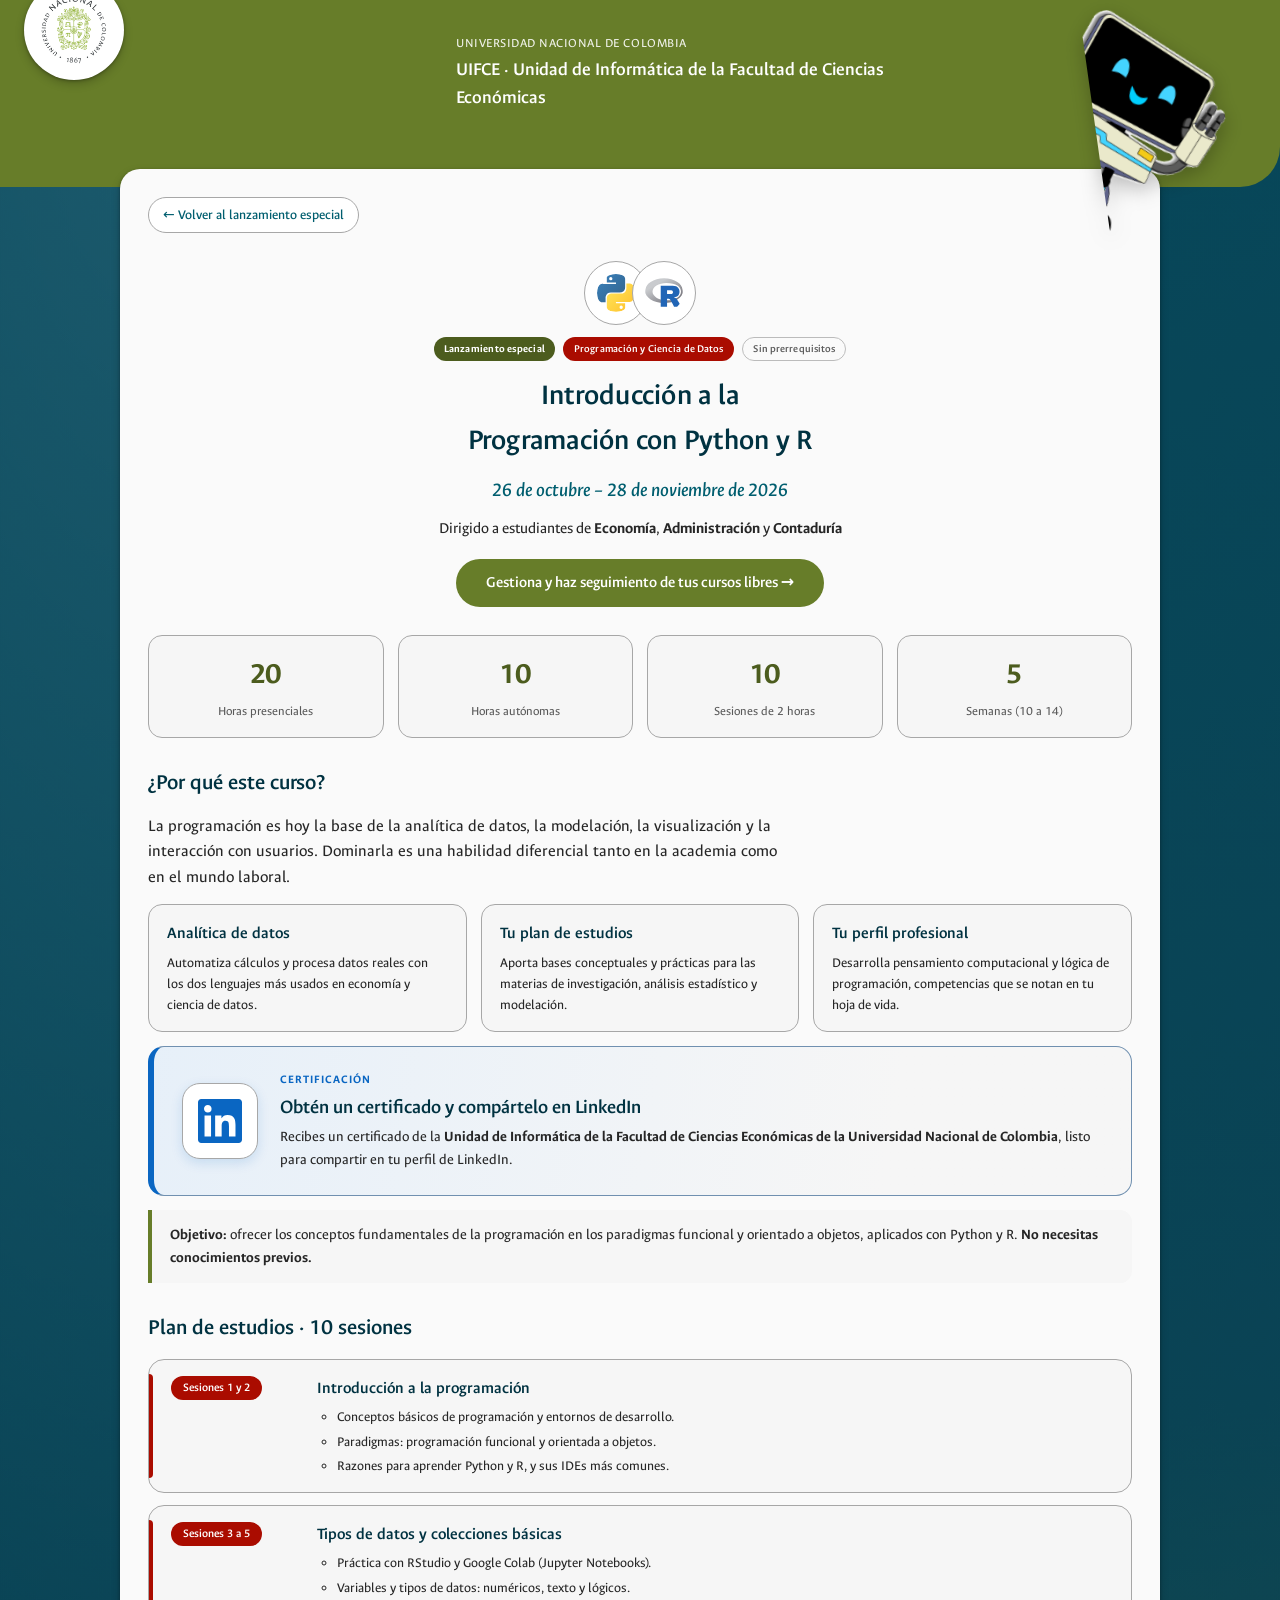
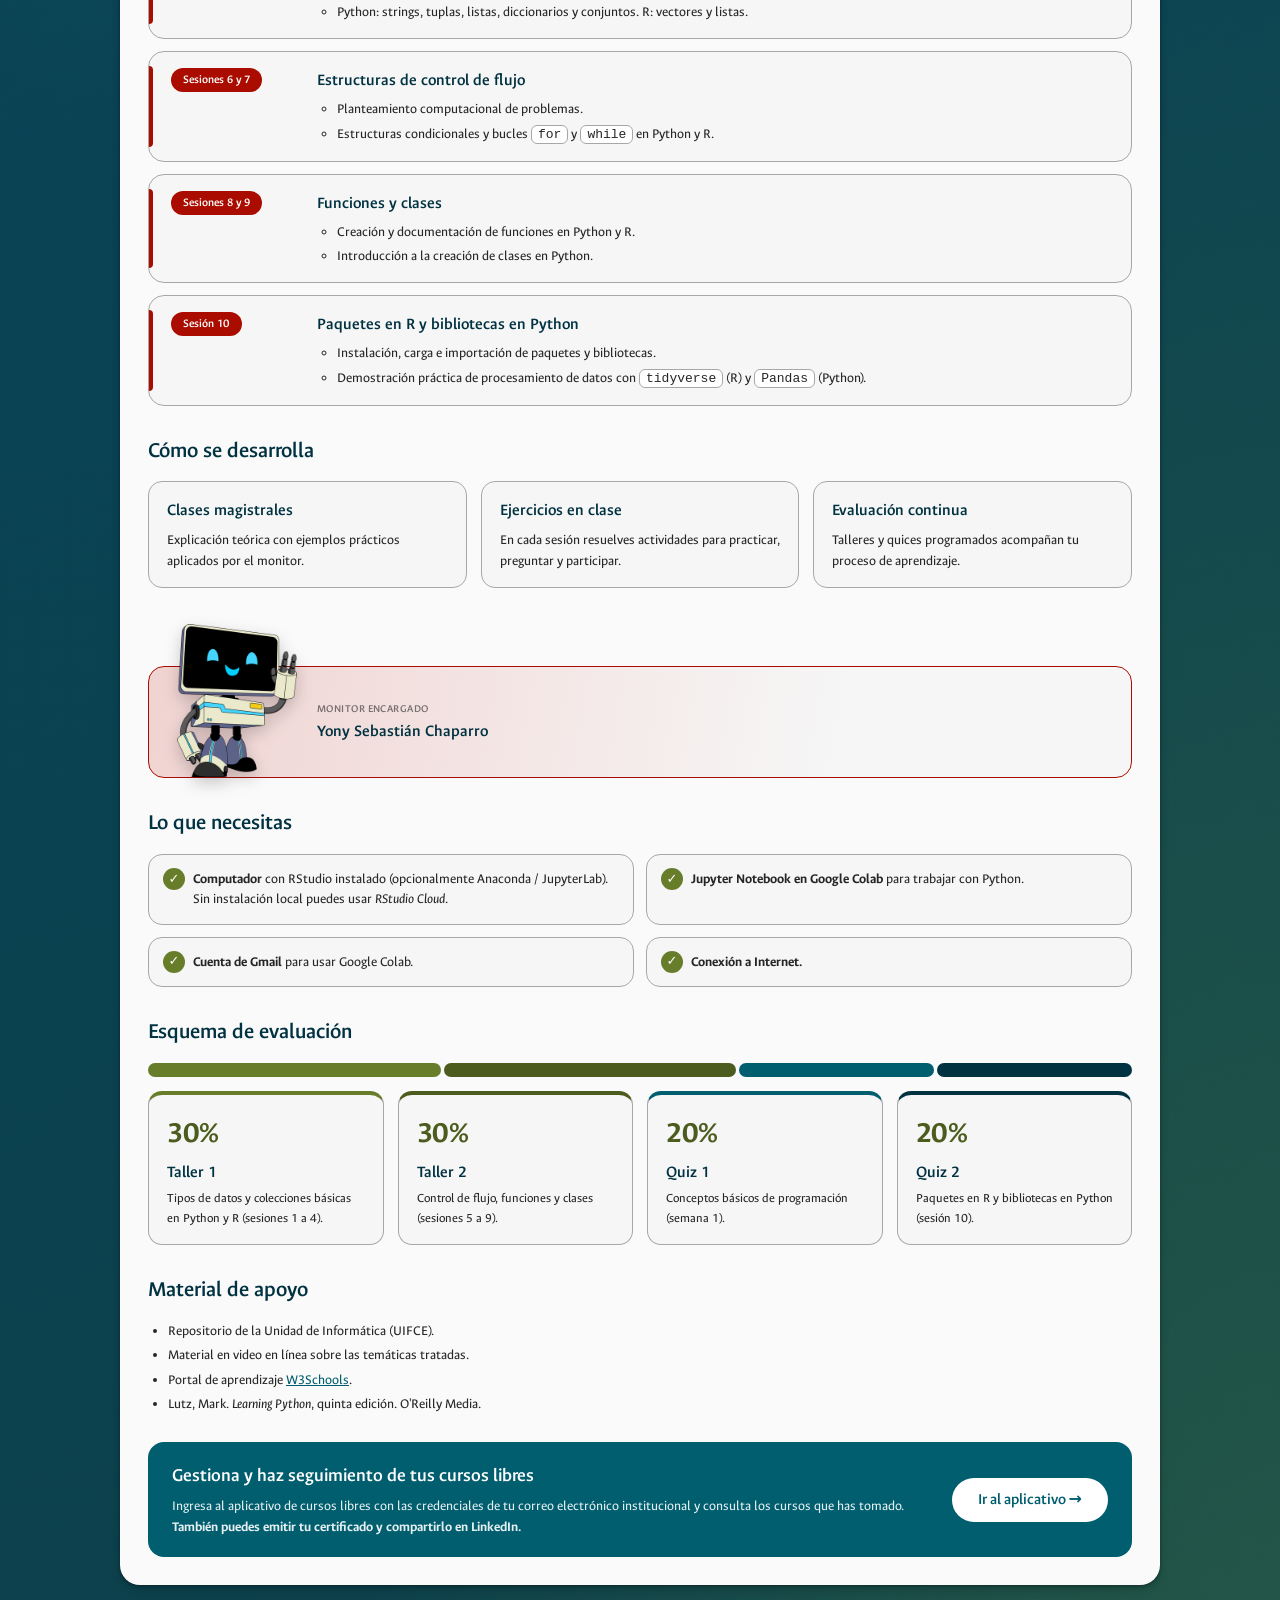
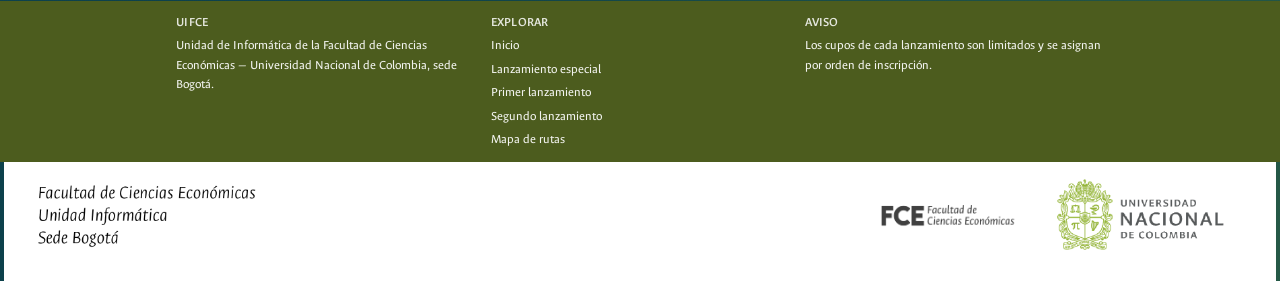
<file: curso-python-r.html>
<!DOCTYPE html>
<html lang="es">
<head>
<meta charset="UTF-8">
<meta name="viewport" content="width=device-width, initial-scale=1.0">
<title>Introducción a la Programación con Python y R — Cursos Libres UIFCE</title>
<link rel="preconnect" href="https://fonts.googleapis.com">
<link href="https://fonts.googleapis.com/css2?family=Ancizar+Sans:ital,wght@0,300..700;1,300..700&display=swap" rel="stylesheet">
<link rel="stylesheet" href="acceso.css?v=20261021">
<link rel="stylesheet" href="curso-detalle.css?v=10">
</head>
<body>

<div class="screen">

  <div class="bg-photo" aria-hidden="true"></div>

  <img class="mascot" src="assets/uifcito.png" alt="Uifcito, la mascota de la UIFCE, saludando">

  <div class="header-zone">
    <div class="badge-circle">
      <img src="assets/escudo-unal.png" alt="Escudo de la Universidad Nacional de Colombia">
    </div>
    <header class="header-curve">
      <div class="header-curve-inner">
        <p class="header-kicker">Universidad Nacional de Colombia</p>
        <p class="header-name">UIFCE · Unidad de Informática de la Facultad de Ciencias Económicas</p>
      </div>
    </header>
  </div>

  <main class="card-wrap">
    <div class="card-stage">
      <article class="card hub-card course-detail accent-prog">

        <p class="back-link"><a href="lanzamiento-especial.html" data-back>← Volver al lanzamiento especial</a></p>

        <!-- Hero -->
        <header class="cd-hero">
          <span class="cd-icons" aria-hidden="true"><img src="assets/icons/python.svg" alt=""><img src="assets/icons/r.svg" alt=""></span>
          <p class="cd-badges">
            <span class="new-tag">Lanzamiento especial</span>
            <span class="area-tag area-prog">Programación y Ciencia de Datos</span>
            <span class="level-tag">Sin prerrequisitos</span>
          </p>
          <h1>Introducción a la Programación con Python y R</h1>
          <p class="subtitle">26 de octubre – 28 de noviembre de 2026</p>
          <p class="cd-audience">Dirigido a estudiantes de <strong>Economía</strong>, <strong>Administración</strong> y <strong>Contaduría</strong></p>
          <a class="btn-primary" href="https://fce.unal.edu.co/cursos-libres-uifce/" target="_blank" rel="noopener">Gestiona y haz seguimiento de tus cursos libres →</a>
        </header>

        <section class="stats-grid" aria-label="Intensidad del curso">
          <div class="stat-tile"><span class="n">20</span><span class="l">Horas presenciales</span></div>
          <div class="stat-tile"><span class="n">10</span><span class="l">Horas autónomas</span></div>
          <div class="stat-tile"><span class="n">10</span><span class="l">Sesiones de 2 horas</span></div>
          <div class="stat-tile"><span class="n">5</span><span class="l">Semanas (10 a 14)</span></div>
        </section>

        <!-- Aporte y justificación -->
        <section class="cd-section" aria-labelledby="h-aporte">
          <h2 id="h-aporte">¿Por qué este curso?</h2>
          <p class="cd-lead">La programación es hoy la base de la analítica de datos, la modelación, la visualización y la interacción con usuarios. Dominarla es una habilidad diferencial tanto en la academia como en el mundo laboral.</p>
          <div class="cd-pillars">
            <div class="cd-pillar"><h3>Analítica de datos</h3><p>Automatiza cálculos y procesa datos reales con los dos lenguajes más usados en economía y ciencia de datos.</p></div>
            <div class="cd-pillar"><h3>Tu plan de estudios</h3><p>Aporta bases conceptuales y prácticas para las materias de investigación, análisis estadístico y modelación.</p></div>
            <div class="cd-pillar"><h3>Tu perfil profesional</h3><p>Desarrolla pensamiento computacional y lógica de programación, competencias que se notan en tu hoja de vida.</p></div>
          </div>
          <div class="cd-cert">
            <span class="cd-cert-logo"><img src="assets/icons/linkedin.svg" alt="" width="44" height="44"></span>
            <div class="cd-cert-text">
              <p class="cd-cert-label">Certificación</p>
              <h3>Obtén un certificado y compártelo en LinkedIn</h3>
              <p>Recibes un certificado de la <strong>Unidad de Informática de la Facultad de Ciencias Económicas de la Universidad Nacional de Colombia</strong>, listo para compartir en tu perfil de LinkedIn.</p>
            </div>
          </div>
          <p class="cd-note"><strong>Objetivo:</strong> ofrecer los conceptos fundamentales de la programación en los paradigmas funcional y orientado a objetos, aplicados con Python y R. <strong>No necesitas conocimientos previos.</strong></p>
        </section>

        <!-- Plan de estudios -->
        <section class="cd-section" aria-labelledby="h-plan">
          <h2 id="h-plan">Plan de estudios · 10 sesiones</h2>
          <ol class="cd-plan">
            <li>
              <span class="cd-sessions">Sesiones 1 y 2</span>
              <div>
                <h3>Introducción a la programación</h3>
                <ul>
                  <li>Conceptos básicos de programación y entornos de desarrollo.</li>
                  <li>Paradigmas: programación funcional y orientada a objetos.</li>
                  <li>Razones para aprender Python y R, y sus IDEs más comunes.</li>
                </ul>
              </div>
            </li>
            <li>
              <span class="cd-sessions">Sesiones 3 a 5</span>
              <div>
                <h3>Tipos de datos y colecciones básicas</h3>
                <ul>
                  <li>Práctica con RStudio y Google Colab (Jupyter Notebooks).</li>
                  <li>Variables y tipos de datos: numéricos, texto y lógicos.</li>
                  <li>Python: strings, tuplas, listas, diccionarios y conjuntos. R: vectores y listas.</li>
                </ul>
              </div>
            </li>
            <li>
              <span class="cd-sessions">Sesiones 6 y 7</span>
              <div>
                <h3>Estructuras de control de flujo</h3>
                <ul>
                  <li>Planteamiento computacional de problemas.</li>
                  <li>Estructuras condicionales y bucles <code>for</code> y <code>while</code> en Python y R.</li>
                </ul>
              </div>
            </li>
            <li>
              <span class="cd-sessions">Sesiones 8 y 9</span>
              <div>
                <h3>Funciones y clases</h3>
                <ul>
                  <li>Creación y documentación de funciones en Python y R.</li>
                  <li>Introducción a la creación de clases en Python.</li>
                </ul>
              </div>
            </li>
            <li>
              <span class="cd-sessions">Sesión 10</span>
              <div>
                <h3>Paquetes en R y bibliotecas en Python</h3>
                <ul>
                  <li>Instalación, carga e importación de paquetes y bibliotecas.</li>
                  <li>Demostración práctica de procesamiento de datos con <code>tidyverse</code> (R) y <code>Pandas</code> (Python).</li>
                </ul>
              </div>
            </li>
          </ol>
        </section>

        <!-- Metodología -->
        <section class="cd-section" aria-labelledby="h-metodo">
          <h2 id="h-metodo">Cómo se desarrolla</h2>
          <div class="cd-pillars">
            <div class="cd-pillar"><h3>Clases magistrales</h3><p>Explicación teórica con ejemplos prácticos aplicados por el monitor.</p></div>
            <div class="cd-pillar"><h3>Ejercicios en clase</h3><p>En cada sesión resuelves actividades para practicar, preguntar y participar.</p></div>
            <div class="cd-pillar"><h3>Evaluación continua</h3><p>Talleres y quices programados acompañan tu proceso de aprendizaje.</p></div>
          </div>
          <div class="cd-team banner">
            <img class="cd-mascot" src="assets/uifcito-cierre.png" alt="" width="298" height="380">
            <div class="cd-team-info">
              <p class="cd-team-label">Monitor encargado</p>
              <h3>Yony Sebastián Chaparro</h3>
            </div>
          </div>
        </section>

        <!-- Requisitos técnicos -->
        <section class="cd-section" aria-labelledby="h-req">
          <h2 id="h-req">Lo que necesitas</h2>
          <ul class="cd-checks">
            <li><strong>Computador</strong> con RStudio instalado (opcionalmente Anaconda / JupyterLab). Sin instalación local puedes usar <em>RStudio Cloud</em>.</li>
            <li><strong>Jupyter Notebook en Google Colab</strong> para trabajar con Python.</li>
            <li><strong>Cuenta de Gmail</strong> para usar Google Colab.</li>
            <li><strong>Conexión a Internet.</strong></li>
          </ul>
        </section>

        <!-- Evaluación -->
        <section class="cd-section" aria-labelledby="h-eval">
          <h2 id="h-eval">Esquema de evaluación</h2>
          <div class="cd-bar" role="img" aria-label="Distribución: Taller 1 30%, Taller 2 30%, Quiz 1 20%, Quiz 2 20%">
            <span style="flex:30"></span><span style="flex:30"></span><span style="flex:20"></span><span style="flex:20"></span>
          </div>
          <ul class="cd-eval">
            <li><span class="cd-pct">30%</span><h3>Taller 1</h3><p>Tipos de datos y colecciones básicas en Python y R (sesiones 1 a 4).</p></li>
            <li><span class="cd-pct">30%</span><h3>Taller 2</h3><p>Control de flujo, funciones y clases (sesiones 5 a 9).</p></li>
            <li><span class="cd-pct">20%</span><h3>Quiz 1</h3><p>Conceptos básicos de programación (semana 1).</p></li>
            <li><span class="cd-pct">20%</span><h3>Quiz 2</h3><p>Paquetes en R y bibliotecas en Python (sesión 10).</p></li>
          </ul>
        </section>

        <!-- Bibliografía -->
        <section class="cd-section" aria-labelledby="h-bib">
          <h2 id="h-bib">Material de apoyo</h2>
          <ul class="cd-biblio">
            <li>Repositorio de la Unidad de Informática (UIFCE).</li>
            <li>Material en video en línea sobre las temáticas tratadas.</li>
            <li>Portal de aprendizaje <a href="https://www.w3schools.com/" target="_blank" rel="noopener">W3Schools</a>.</li>
            <li>Lutz, Mark. <em>Learning Python</em>, quinta edición. O'Reilly Media.</li>
          </ul>
        </section>

        <!-- CTA final -->
        <a class="enroll-card app-card" href="https://fce.unal.edu.co/cursos-libres-uifce/" target="_blank" rel="noopener">
          <div class="enroll-text">
            <h3>Gestiona y haz seguimiento de tus cursos libres</h3>
            <p>Ingresa al aplicativo de cursos libres con las credenciales de tu correo electrónico institucional y consulta los cursos que has tomado. <strong>También puedes emitir tu certificado y compartirlo en LinkedIn.</strong></p>
          </div>
          <span class="btn-enroll">Ir al aplicativo →</span>
        </a>

      </article>
    </div>
  </main>

  <footer class="footer-login">
    <div class="footer-inner">
      <div>
        <h3>UIFCE</h3>
        <p>Unidad de Informática de la Facultad de Ciencias Económicas — Universidad Nacional de Colombia, sede Bogotá.</p>
      </div>
      <div>
        <h3>Explorar</h3>
        <ul>
          <li><a href="index.html">Inicio</a></li>
          <li><a href="lanzamiento-especial.html">Lanzamiento especial</a></li>
          <li><a href="lanzamiento-primer.html">Primer lanzamiento</a></li>
          <li><a href="lanzamiento-segundo.html">Segundo lanzamiento</a></li>
          <li><a href="mapa-rutas.html">Mapa de rutas</a></li>
        </ul>
      </div>
      <div>
        <h3>Aviso</h3>
        <p>Los cupos de cada lanzamiento son limitados y se asignan por orden de inscripción.</p>
      </div>
    </div>
  </footer>

  <img class="banner-institucional" src="assets/banner-institucional.svg" alt="UIFCE — Unidad de Informática, Facultad de Ciencias Económicas, Universidad Nacional de Colombia, sede Bogotá">

</div>

<script>
  // "Volver": si el usuario llegó desde otra página del sitio, regresa en el historial
  // para conservar filtros y posición de scroll; si abrió el enlace directo, va al lanzamiento.
  document.querySelector('[data-back]').addEventListener('click', function (e) {
    try {
      if (history.length > 1 && document.referrer && new URL(document.referrer).origin === location.origin) {
        e.preventDefault();
        history.back();
      }
    } catch (_) {}
  });
</script>
</body>
</html>
</file>
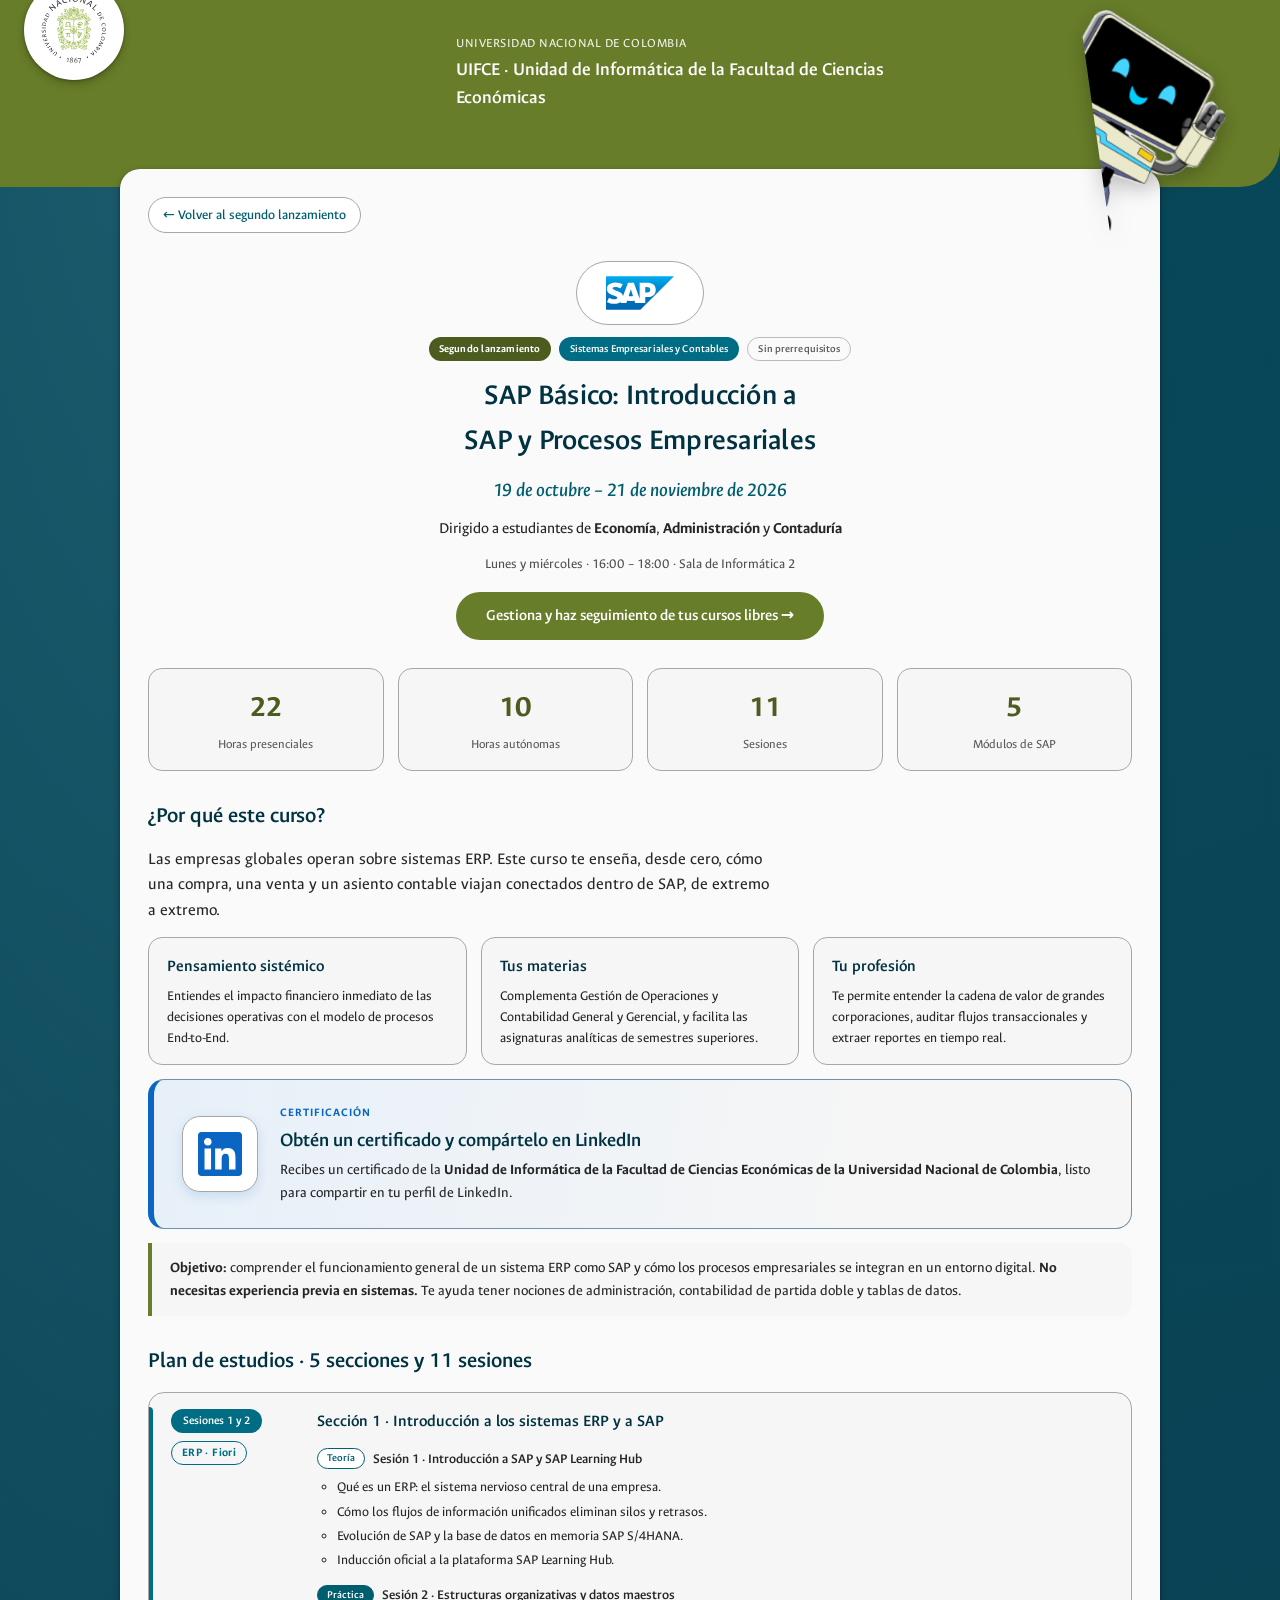
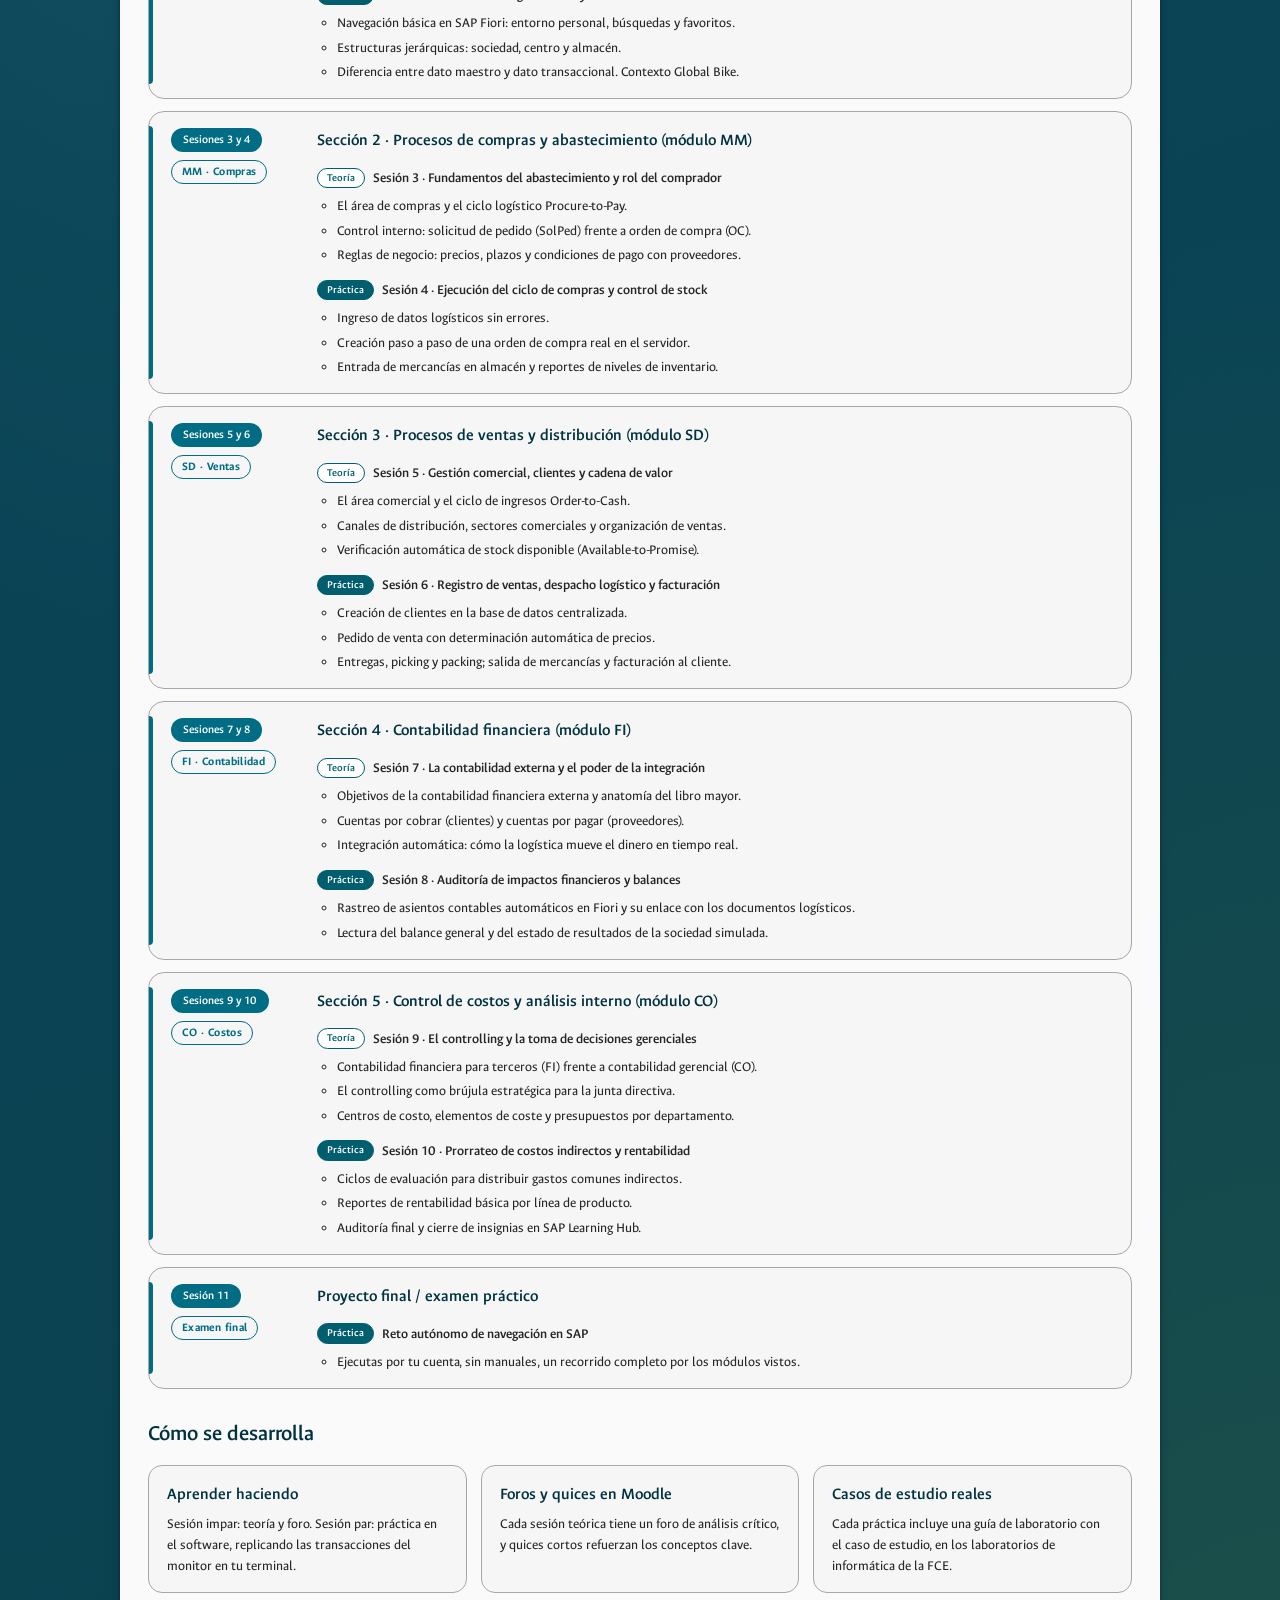
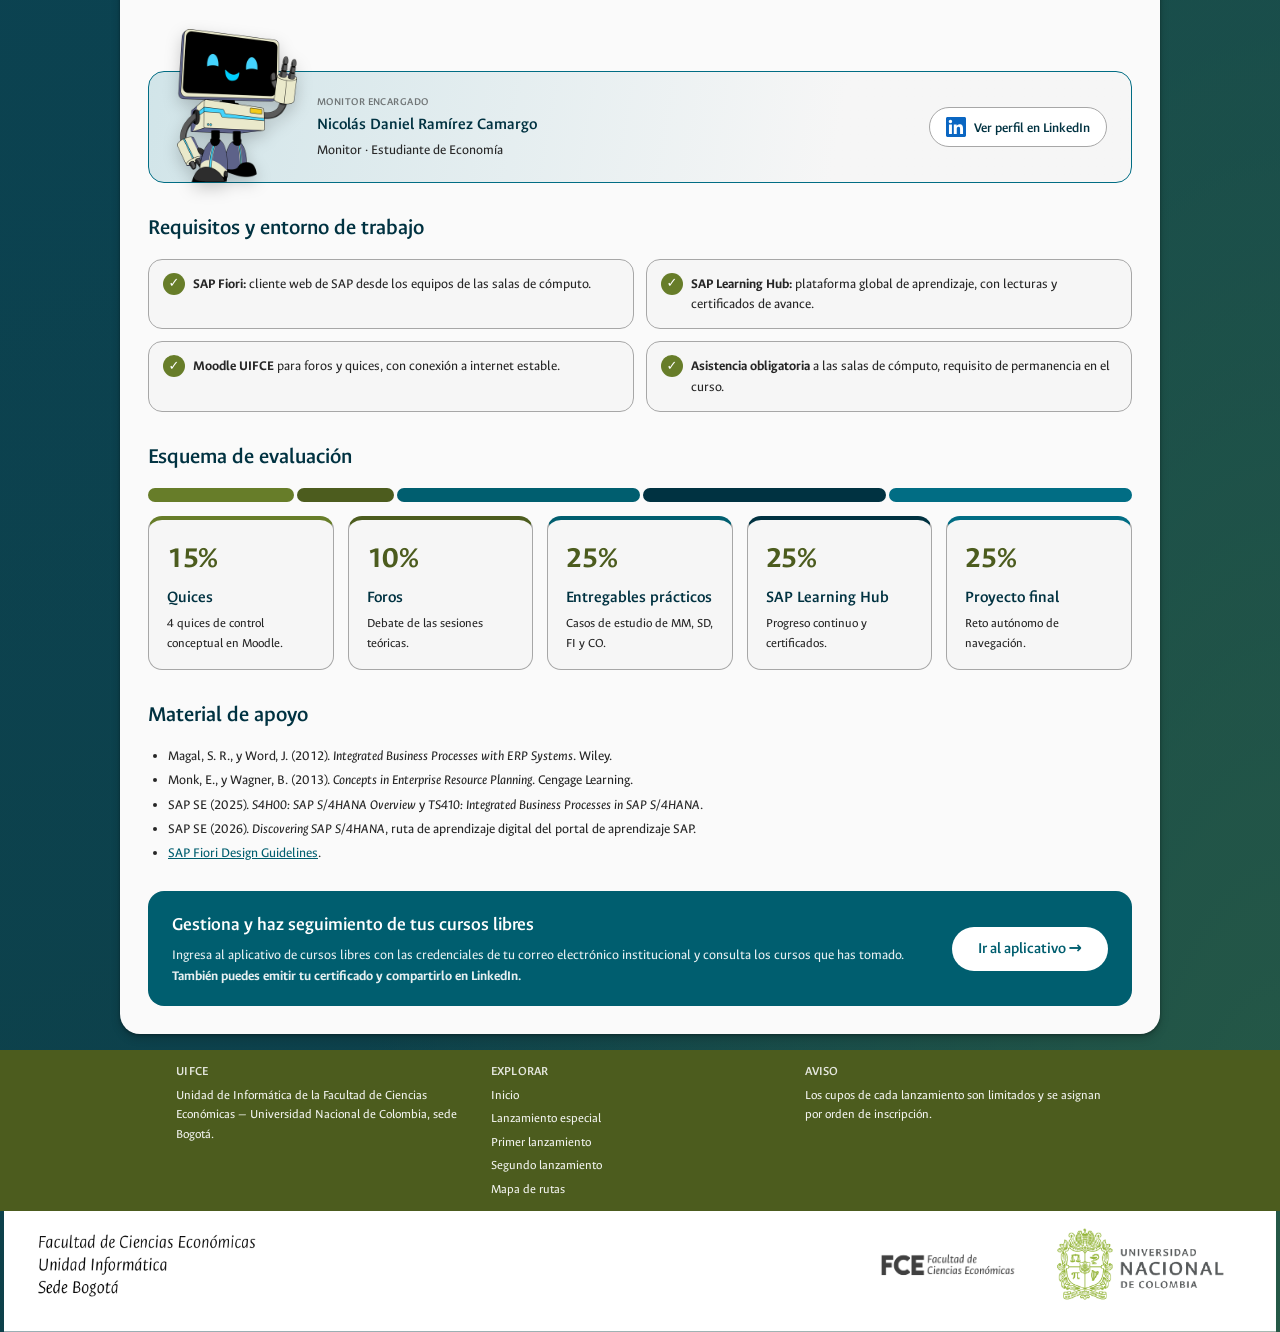
<file: curso-sap-basico.html>
<!DOCTYPE html>
<html lang="es">
<head>
<meta charset="UTF-8">
<meta name="viewport" content="width=device-width, initial-scale=1.0">
<title>SAP Básico: Introducción a SAP y Procesos Empresariales — Cursos Libres UIFCE</title>
<link rel="preconnect" href="https://fonts.googleapis.com">
<link href="https://fonts.googleapis.com/css2?family=Ancizar+Sans:ital,wght@0,300..700;1,300..700&display=swap" rel="stylesheet">
<link rel="stylesheet" href="acceso.css?v=20261021">
<link rel="stylesheet" href="curso-detalle.css?v=10">
</head>
<body>

<div class="screen">

  <div class="bg-photo" aria-hidden="true"></div>

  <img class="mascot" src="assets/uifcito.png" alt="Uifcito, la mascota de la UIFCE, saludando">

  <div class="header-zone">
    <div class="badge-circle">
      <img src="assets/escudo-unal.png" alt="Escudo de la Universidad Nacional de Colombia">
    </div>
    <header class="header-curve">
      <div class="header-curve-inner">
        <p class="header-kicker">Universidad Nacional de Colombia</p>
        <p class="header-name">UIFCE · Unidad de Informática de la Facultad de Ciencias Económicas</p>
      </div>
    </header>
  </div>

  <main class="card-wrap">
    <div class="card-stage">
      <article class="card hub-card course-detail accent-sys">

        <p class="back-link"><a href="lanzamiento-segundo.html" data-back>← Volver al segundo lanzamiento</a></p>

        <!-- Hero -->
        <header class="cd-hero">
          <span class="cd-icons wide" aria-hidden="true"><img src="assets/icons/sap.svg" alt=""></span>
          <p class="cd-badges">
            <span class="new-tag">Segundo lanzamiento</span>
            <span class="area-tag area-sys">Sistemas Empresariales y Contables</span>
            <span class="level-tag">Sin prerrequisitos</span>
          </p>
          <h1>SAP Básico: Introducción a SAP y Procesos Empresariales</h1>
          <p class="subtitle">19 de octubre – 21 de noviembre de 2026</p>
          <p class="cd-audience">Dirigido a estudiantes de <strong>Economía</strong>, <strong>Administración</strong> y <strong>Contaduría</strong></p>
          <p class="cd-meta-line">Lunes y miércoles · 16:00 – 18:00 · Sala de Informática 2</p>
          <a class="btn-primary" href="https://fce.unal.edu.co/cursos-libres-uifce/" target="_blank" rel="noopener">Gestiona y haz seguimiento de tus cursos libres →</a>
        </header>

        <section class="stats-grid" aria-label="Intensidad del curso">
          <div class="stat-tile"><span class="n">22</span><span class="l">Horas presenciales</span></div>
          <div class="stat-tile"><span class="n">10</span><span class="l">Horas autónomas</span></div>
          <div class="stat-tile"><span class="n">11</span><span class="l">Sesiones</span></div>
          <div class="stat-tile"><span class="n">5</span><span class="l">Módulos de SAP</span></div>
        </section>

        <!-- Aporte y justificación -->
        <section class="cd-section" aria-labelledby="h-aporte">
          <h2 id="h-aporte">¿Por qué este curso?</h2>
          <p class="cd-lead">Las empresas globales operan sobre sistemas ERP. Este curso te enseña, desde cero, cómo una compra, una venta y un asiento contable viajan conectados dentro de SAP, de extremo a extremo.</p>
          <div class="cd-pillars">
            <div class="cd-pillar"><h3>Pensamiento sistémico</h3><p>Entiendes el impacto financiero inmediato de las decisiones operativas con el modelo de procesos End-to-End.</p></div>
            <div class="cd-pillar"><h3>Tus materias</h3><p>Complementa Gestión de Operaciones y Contabilidad General y Gerencial, y facilita las asignaturas analíticas de semestres superiores.</p></div>
            <div class="cd-pillar"><h3>Tu profesión</h3><p>Te permite entender la cadena de valor de grandes corporaciones, auditar flujos transaccionales y extraer reportes en tiempo real.</p></div>
          </div>
          <div class="cd-cert">
            <span class="cd-cert-logo"><img src="assets/icons/linkedin.svg" alt="" width="44" height="44"></span>
            <div class="cd-cert-text">
              <p class="cd-cert-label">Certificación</p>
              <h3>Obtén un certificado y compártelo en LinkedIn</h3>
              <p>Recibes un certificado de la <strong>Unidad de Informática de la Facultad de Ciencias Económicas de la Universidad Nacional de Colombia</strong>, listo para compartir en tu perfil de LinkedIn.</p>
            </div>
          </div>
          <p class="cd-note"><strong>Objetivo:</strong> comprender el funcionamiento general de un sistema ERP como SAP y cómo los procesos empresariales se integran en un entorno digital. <strong>No necesitas experiencia previa en sistemas.</strong> Te ayuda tener nociones de administración, contabilidad de partida doble y tablas de datos.</p>
        </section>

        <!-- Plan de estudios -->
        <section class="cd-section" aria-labelledby="h-plan">
          <h2 id="h-plan">Plan de estudios · 5 secciones y 11 sesiones</h2>
          <ol class="cd-plan">

            <li>
              <div class="cd-side"><span class="cd-sessions">Sesiones 1 y 2</span><span class="cd-module">ERP · Fiori</span></div>
              <div class="cd-body">
                <h3>Sección 1 · Introducción a los sistemas ERP y a SAP</h3>
                <div class="cd-session">
                  <p class="cd-session-head"><span class="cd-kind">Teoría</span> Sesión 1 · Introducción a SAP y SAP Learning Hub</p>
                  <ul>
                    <li>Qué es un ERP: el sistema nervioso central de una empresa.</li>
                    <li>Cómo los flujos de información unificados eliminan silos y retrasos.</li>
                    <li>Evolución de SAP y la base de datos en memoria SAP S/4HANA.</li>
                    <li>Inducción oficial a la plataforma SAP Learning Hub.</li>
                  </ul>
                </div>
                <div class="cd-session">
                  <p class="cd-session-head"><span class="cd-kind practice">Práctica</span> Sesión 2 · Estructuras organizativas y datos maestros</p>
                  <ul>
                    <li>Navegación básica en SAP Fiori: entorno personal, búsquedas y favoritos.</li>
                    <li>Estructuras jerárquicas: sociedad, centro y almacén.</li>
                    <li>Diferencia entre dato maestro y dato transaccional. Contexto Global Bike.</li>
                  </ul>
                </div>
              </div>
            </li>

            <li>
              <div class="cd-side"><span class="cd-sessions">Sesiones 3 y 4</span><span class="cd-module">MM · Compras</span></div>
              <div class="cd-body">
                <h3>Sección 2 · Procesos de compras y abastecimiento (módulo MM)</h3>
                <div class="cd-session">
                  <p class="cd-session-head"><span class="cd-kind">Teoría</span> Sesión 3 · Fundamentos del abastecimiento y rol del comprador</p>
                  <ul>
                    <li>El área de compras y el ciclo logístico Procure-to-Pay.</li>
                    <li>Control interno: solicitud de pedido (SolPed) frente a orden de compra (OC).</li>
                    <li>Reglas de negocio: precios, plazos y condiciones de pago con proveedores.</li>
                  </ul>
                </div>
                <div class="cd-session">
                  <p class="cd-session-head"><span class="cd-kind practice">Práctica</span> Sesión 4 · Ejecución del ciclo de compras y control de stock</p>
                  <ul>
                    <li>Ingreso de datos logísticos sin errores.</li>
                    <li>Creación paso a paso de una orden de compra real en el servidor.</li>
                    <li>Entrada de mercancías en almacén y reportes de niveles de inventario.</li>
                  </ul>
                </div>
              </div>
            </li>

            <li>
              <div class="cd-side"><span class="cd-sessions">Sesiones 5 y 6</span><span class="cd-module">SD · Ventas</span></div>
              <div class="cd-body">
                <h3>Sección 3 · Procesos de ventas y distribución (módulo SD)</h3>
                <div class="cd-session">
                  <p class="cd-session-head"><span class="cd-kind">Teoría</span> Sesión 5 · Gestión comercial, clientes y cadena de valor</p>
                  <ul>
                    <li>El área comercial y el ciclo de ingresos Order-to-Cash.</li>
                    <li>Canales de distribución, sectores comerciales y organización de ventas.</li>
                    <li>Verificación automática de stock disponible (Available-to-Promise).</li>
                  </ul>
                </div>
                <div class="cd-session">
                  <p class="cd-session-head"><span class="cd-kind practice">Práctica</span> Sesión 6 · Registro de ventas, despacho logístico y facturación</p>
                  <ul>
                    <li>Creación de clientes en la base de datos centralizada.</li>
                    <li>Pedido de venta con determinación automática de precios.</li>
                    <li>Entregas, picking y packing; salida de mercancías y facturación al cliente.</li>
                  </ul>
                </div>
              </div>
            </li>

            <li>
              <div class="cd-side"><span class="cd-sessions">Sesiones 7 y 8</span><span class="cd-module">FI · Contabilidad</span></div>
              <div class="cd-body">
                <h3>Sección 4 · Contabilidad financiera (módulo FI)</h3>
                <div class="cd-session">
                  <p class="cd-session-head"><span class="cd-kind">Teoría</span> Sesión 7 · La contabilidad externa y el poder de la integración</p>
                  <ul>
                    <li>Objetivos de la contabilidad financiera externa y anatomía del libro mayor.</li>
                    <li>Cuentas por cobrar (clientes) y cuentas por pagar (proveedores).</li>
                    <li>Integración automática: cómo la logística mueve el dinero en tiempo real.</li>
                  </ul>
                </div>
                <div class="cd-session">
                  <p class="cd-session-head"><span class="cd-kind practice">Práctica</span> Sesión 8 · Auditoría de impactos financieros y balances</p>
                  <ul>
                    <li>Rastreo de asientos contables automáticos en Fiori y su enlace con los documentos logísticos.</li>
                    <li>Lectura del balance general y del estado de resultados de la sociedad simulada.</li>
                  </ul>
                </div>
              </div>
            </li>

            <li>
              <div class="cd-side"><span class="cd-sessions">Sesiones 9 y 10</span><span class="cd-module">CO · Costos</span></div>
              <div class="cd-body">
                <h3>Sección 5 · Control de costos y análisis interno (módulo CO)</h3>
                <div class="cd-session">
                  <p class="cd-session-head"><span class="cd-kind">Teoría</span> Sesión 9 · El controlling y la toma de decisiones gerenciales</p>
                  <ul>
                    <li>Contabilidad financiera para terceros (FI) frente a contabilidad gerencial (CO).</li>
                    <li>El controlling como brújula estratégica para la junta directiva.</li>
                    <li>Centros de costo, elementos de coste y presupuestos por departamento.</li>
                  </ul>
                </div>
                <div class="cd-session">
                  <p class="cd-session-head"><span class="cd-kind practice">Práctica</span> Sesión 10 · Prorrateo de costos indirectos y rentabilidad</p>
                  <ul>
                    <li>Ciclos de evaluación para distribuir gastos comunes indirectos.</li>
                    <li>Reportes de rentabilidad básica por línea de producto.</li>
                    <li>Auditoría final y cierre de insignias en SAP Learning Hub.</li>
                  </ul>
                </div>
              </div>
            </li>

            <li>
              <div class="cd-side"><span class="cd-sessions">Sesión 11</span><span class="cd-module">Examen final</span></div>
              <div class="cd-body">
                <h3>Proyecto final / examen práctico</h3>
                <div class="cd-session">
                  <p class="cd-session-head"><span class="cd-kind practice">Práctica</span> Reto autónomo de navegación en SAP</p>
                  <ul>
                    <li>Ejecutas por tu cuenta, sin manuales, un recorrido completo por los módulos vistos.</li>
                  </ul>
                </div>
              </div>
            </li>

          </ol>
        </section>

        <!-- Metodología -->
        <section class="cd-section" aria-labelledby="h-metodo">
          <h2 id="h-metodo">Cómo se desarrolla</h2>
          <div class="cd-pillars">
            <div class="cd-pillar"><h3>Aprender haciendo</h3><p>Sesión impar: teoría y foro. Sesión par: práctica en el software, replicando las transacciones del monitor en tu terminal.</p></div>
            <div class="cd-pillar"><h3>Foros y quices en Moodle</h3><p>Cada sesión teórica tiene un foro de análisis crítico, y quices cortos refuerzan los conceptos clave.</p></div>
            <div class="cd-pillar"><h3>Casos de estudio reales</h3><p>Cada práctica incluye una guía de laboratorio con el caso de estudio, en los laboratorios de informática de la FCE.</p></div>
          </div>
          <div class="cd-team banner">
            <img class="cd-mascot" src="assets/uifcito-cierre.png" alt="" width="298" height="380">
            <div class="cd-team-info">
              <p class="cd-team-label">Monitor encargado</p>
              <h3>Nicolás Daniel Ramírez Camargo</h3>
              <p class="cd-team-role">Monitor · Estudiante de Economía</p>
            </div>
            <a class="cd-linkedin" href="https://www.linkedin.com/in/nicol%C3%A1s-daniel-ram%C3%ADrez-camargo-353836432/" target="_blank" rel="noopener noreferrer" aria-label="Ver el perfil de LinkedIn de Nicolás Daniel Ramírez Camargo (se abre en una pestaña nueva)">
              <img src="assets/icons/linkedin.svg" alt="">
              <span>Ver perfil en LinkedIn</span>
            </a>
          </div>
        </section>

        <!-- Requisitos y entorno -->
        <section class="cd-section" aria-labelledby="h-req">
          <h2 id="h-req">Requisitos y entorno de trabajo</h2>
          <ul class="cd-checks">
            <li><strong>SAP Fiori:</strong> cliente web de SAP desde los equipos de las salas de cómputo.</li>
            <li><strong>SAP Learning Hub:</strong> plataforma global de aprendizaje, con lecturas y certificados de avance.</li>
            <li><strong>Moodle UIFCE</strong> para foros y quices, con conexión a internet estable.</li>
            <li><strong>Asistencia obligatoria</strong> a las salas de cómputo, requisito de permanencia en el curso.</li>
          </ul>
        </section>

        <!-- Evaluación -->
        <section class="cd-section" aria-labelledby="h-eval">
          <h2 id="h-eval">Esquema de evaluación</h2>
          <div class="cd-bar" role="img" aria-label="Distribución: quices 15%, foros 10%, entregables prácticos 25%, SAP Learning Hub 25%, proyecto final 25%">
            <span style="flex:15"></span><span style="flex:10"></span><span style="flex:25"></span><span style="flex:25"></span><span style="flex:25"></span>
          </div>
          <ul class="cd-eval">
            <li><span class="cd-pct">15%</span><h3>Quices</h3><p>4 quices de control conceptual en Moodle.</p></li>
            <li><span class="cd-pct">10%</span><h3>Foros</h3><p>Debate de las sesiones teóricas.</p></li>
            <li><span class="cd-pct">25%</span><h3>Entregables prácticos</h3><p>Casos de estudio de MM, SD, FI y CO.</p></li>
            <li><span class="cd-pct">25%</span><h3>SAP Learning Hub</h3><p>Progreso continuo y certificados.</p></li>
            <li><span class="cd-pct">25%</span><h3>Proyecto final</h3><p>Reto autónomo de navegación.</p></li>
          </ul>
        </section>

        <!-- Bibliografía -->
        <section class="cd-section" aria-labelledby="h-bib">
          <h2 id="h-bib">Material de apoyo</h2>
          <ul class="cd-biblio">
            <li>Magal, S. R., y Word, J. (2012). <em>Integrated Business Processes with ERP Systems</em>. Wiley.</li>
            <li>Monk, E., y Wagner, B. (2013). <em>Concepts in Enterprise Resource Planning</em>. Cengage Learning.</li>
            <li>SAP SE (2025). <em>S4H00: SAP S/4HANA Overview</em> y <em>TS410: Integrated Business Processes in SAP S/4HANA</em>.</li>
            <li>SAP SE (2026). <em>Discovering SAP S/4HANA</em>, ruta de aprendizaje digital del portal de aprendizaje SAP.</li>
            <li><a href="https://experience.sap.com/fiori-design/" target="_blank" rel="noopener">SAP Fiori Design Guidelines</a>.</li>
          </ul>
        </section>

        <!-- CTA final -->
        <a class="enroll-card app-card" href="https://fce.unal.edu.co/cursos-libres-uifce/" target="_blank" rel="noopener">
          <div class="enroll-text">
            <h3>Gestiona y haz seguimiento de tus cursos libres</h3>
            <p>Ingresa al aplicativo de cursos libres con las credenciales de tu correo electrónico institucional y consulta los cursos que has tomado. <strong>También puedes emitir tu certificado y compartirlo en LinkedIn.</strong></p>
          </div>
          <span class="btn-enroll">Ir al aplicativo →</span>
        </a>

      </article>
    </div>
  </main>

  <footer class="footer-login">
    <div class="footer-inner">
      <div>
        <h3>UIFCE</h3>
        <p>Unidad de Informática de la Facultad de Ciencias Económicas — Universidad Nacional de Colombia, sede Bogotá.</p>
      </div>
      <div>
        <h3>Explorar</h3>
        <ul>
          <li><a href="index.html">Inicio</a></li>
          <li><a href="lanzamiento-especial.html">Lanzamiento especial</a></li>
          <li><a href="lanzamiento-primer.html">Primer lanzamiento</a></li>
          <li><a href="lanzamiento-segundo.html">Segundo lanzamiento</a></li>
          <li><a href="mapa-rutas.html">Mapa de rutas</a></li>
        </ul>
      </div>
      <div>
        <h3>Aviso</h3>
        <p>Los cupos de cada lanzamiento son limitados y se asignan por orden de inscripción.</p>
      </div>
    </div>
  </footer>

  <img class="banner-institucional" src="assets/banner-institucional.svg" alt="UIFCE — Unidad de Informática, Facultad de Ciencias Económicas, Universidad Nacional de Colombia, sede Bogotá">

</div>

<script>
  // "Volver": si el usuario llegó desde otra página del sitio, regresa en el historial
  // para conservar filtros y posición de scroll; si abrió el enlace directo, va al lanzamiento.
  document.querySelector('[data-back]').addEventListener('click', function (e) {
    try {
      if (history.length > 1 && document.referrer && new URL(document.referrer).origin === location.origin) {
        e.preventDefault();
        history.back();
      }
    } catch (_) {}
  });
</script>
</body>
</html>
</file>
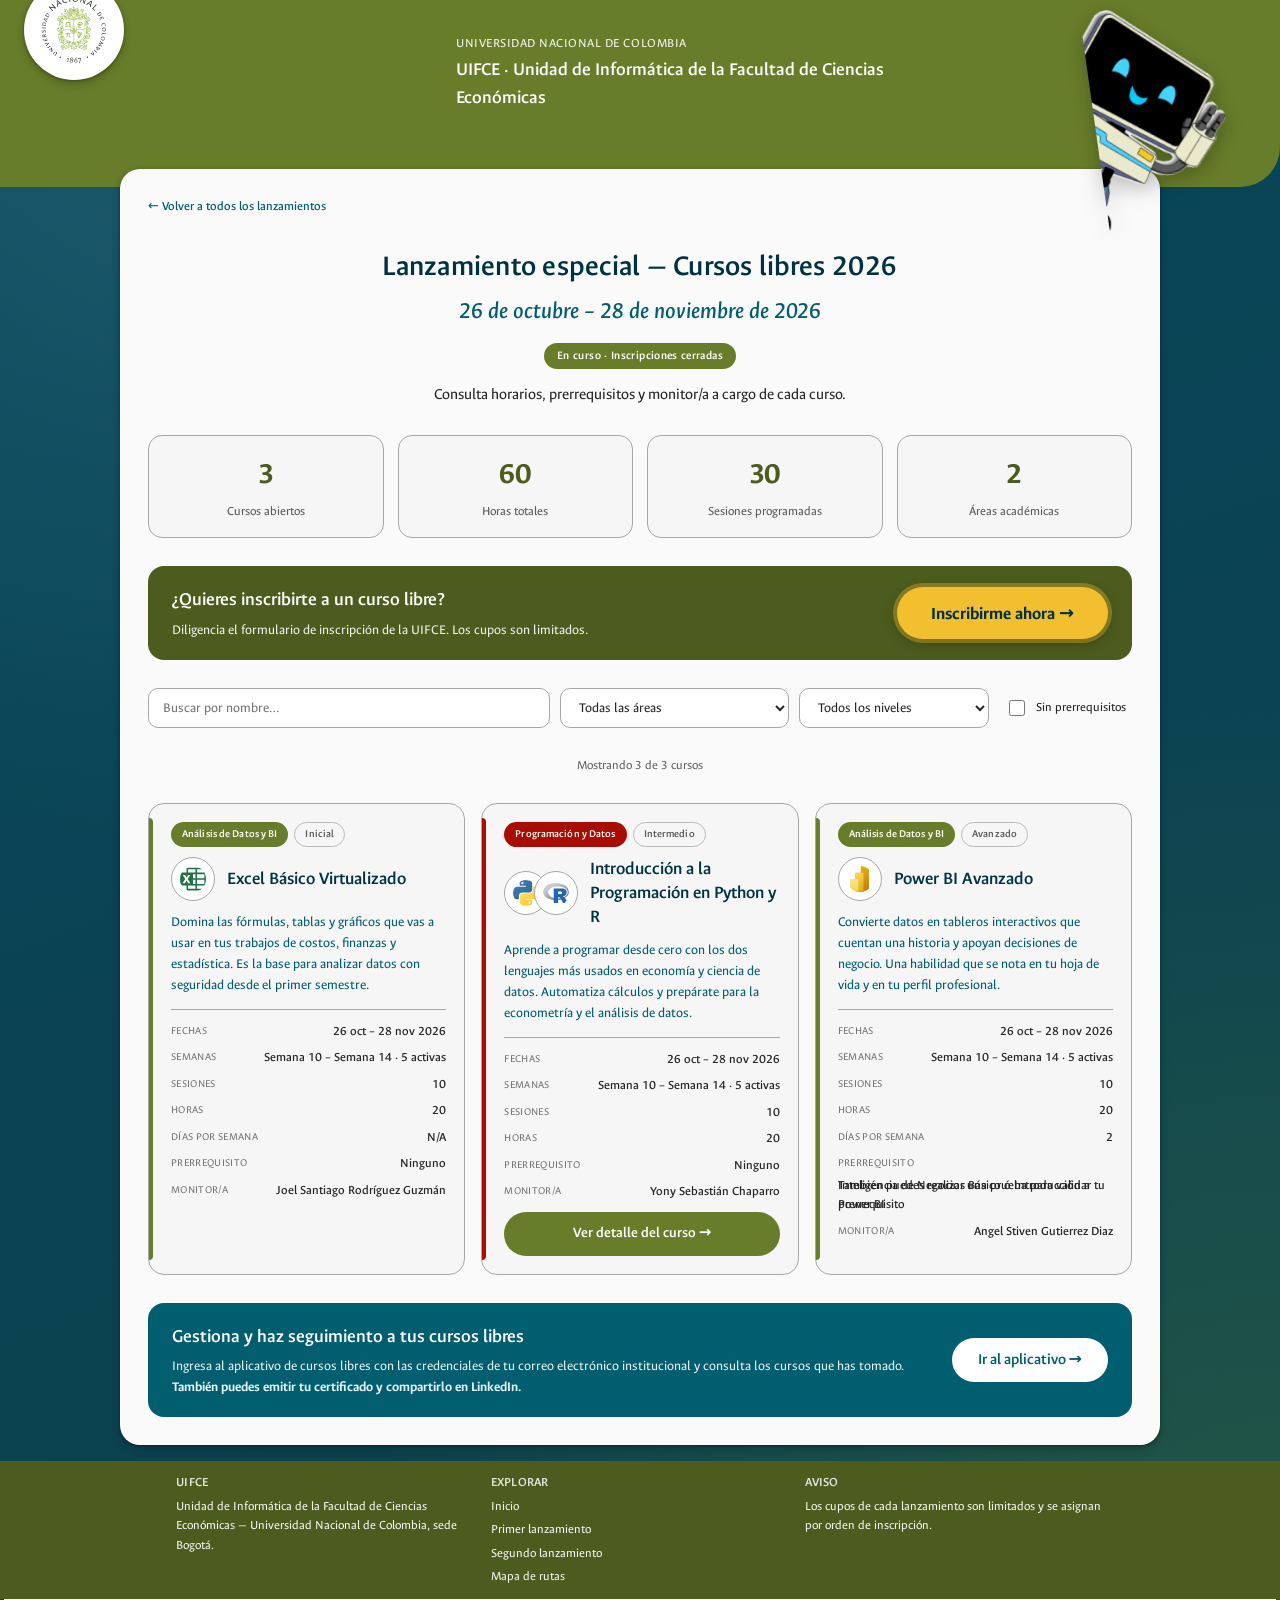
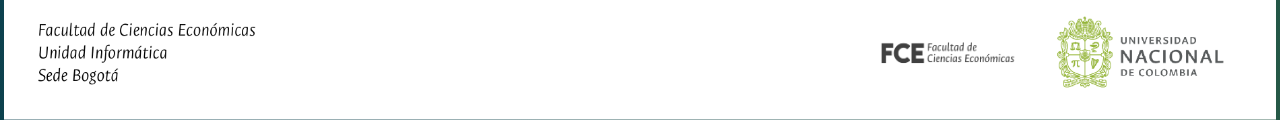
<file: lanzamiento-especial.html>
<!DOCTYPE html>
<html lang="es">
<head>
<meta charset="UTF-8">
<meta name="viewport" content="width=device-width, initial-scale=1.0">
<title>Lanzamiento Especial — Cursos Libres UIFCE</title>
<link rel="preconnect" href="https://fonts.googleapis.com">
<link href="https://fonts.googleapis.com/css2?family=Ancizar+Sans:ital,wght@0,300..700;1,300..700&display=swap" rel="stylesheet">
<link rel="stylesheet" href="acceso.css?v=20261021">
</head>
<body>

<div class="screen">

  <div class="bg-photo" aria-hidden="true"></div>

  <img class="mascot" src="assets/uifcito.png" alt="Uifcito, la mascota de la UIFCE, saludando">

  <div class="header-zone">
    <div class="badge-circle">
      <img src="assets/escudo-unal.png" alt="Escudo de la Universidad Nacional de Colombia">
    </div>
    <header class="header-curve">
      <div class="header-curve-inner">
        <p class="header-kicker">Universidad Nacional de Colombia</p>
        <p class="header-name">UIFCE · Unidad de Informática de la Facultad de Ciencias Económicas</p>
      </div>
    </header>
  </div>

  <main class="card-wrap">
    <div class="card-stage">
      <section class="card hub-card">

        <p class="back-link"><a href="index.html">← Volver a todos los lanzamientos</a></p>

        <div class="hub-intro">
          <h1>Lanzamiento especial — Cursos libres 2026</h1>
          <p class="subtitle">26 de octubre – 28 de noviembre de 2026</p>
          <span class="status-pill live">En curso · Inscripciones cerradas</span>
          <p class="body-text">Consulta horarios, prerrequisitos y monitor/a a cargo de cada curso.</p>
        </div>

        <section class="stats-grid" aria-label="Resumen de la oferta">
          <div class="stat-tile"><span class="n">3</span><span class="l">Cursos abiertos</span></div>
          <div class="stat-tile"><span class="n">60</span><span class="l">Horas totales</span></div>
          <div class="stat-tile"><span class="n">30</span><span class="l">Sesiones programadas</span></div>
          <div class="stat-tile"><span class="n">2</span><span class="l">Áreas académicas</span></div>
        </section>

        <a class="enroll-card" href="https://forms.gle/dj4WrGdUgBkbqDRr7" target="_blank" rel="noopener">
          <div class="enroll-text">
            <h3>¿Quieres inscribirte a un curso libre?</h3>
            <p>Diligencia el formulario de inscripción de la UIFCE. Los cupos son limitados.</p>
          </div>
          <span class="btn-enroll">Inscribirme ahora →</span>
        </a>

        <section class="toolbar" aria-label="Filtros">
          <input type="search" id="search" placeholder="Buscar por nombre…" aria-label="Buscar curso">
          <select id="filter-area" aria-label="Filtrar por área">
            <option value="">Todas las áreas</option>
            <option value="Análisis de Datos y Business Intelligence">Análisis de Datos y BI</option>
            <option value="Programación y Ciencia de Datos">Programación y Ciencia de Datos</option>
          </select>
          <select id="filter-level" aria-label="Filtrar por nivel">
            <option value="">Todos los niveles</option>
            <option value="Inicial">Inicial</option>
            <option value="Intermedio">Intermedio</option>
            <option value="Avanzado">Avanzado</option>
          </select>
          <label class="toggle">
            <input type="checkbox" id="filter-noprereq">
            <span>Sin prerrequisitos</span>
          </label>
        </section>

        <p class="result-count" id="result-count" role="status"></p>

        <section class="course-grid" id="course-grid" aria-label="Cursos disponibles">

          <article class="course-card" data-area="Análisis de Datos y Business Intelligence" data-level="Inicial" data-prereq="none" data-search="excel básico virtualizado">
            <p class="card-eyebrow"><span class="area-tag">Análisis de Datos y BI</span><span class="level-tag">Inicial</span></p>
            <div class="card-head">
              <span class="card-icons" aria-hidden="true"><img src="assets/icons/excel.svg" alt=""></span>
              <h2 class="card-title">Excel Básico Virtualizado</h2>
            </div>
            <p class="card-desc">Domina las fórmulas, tablas y gráficos que vas a usar en tus trabajos de costos, finanzas y estadística. Es la base para analizar datos con seguridad desde el primer semestre.</p>
            <dl class="card-meta">
              <div><dt>Fechas</dt><dd>26 oct – 28 nov 2026</dd></div>
              <div><dt>Semanas</dt><dd class="mono">Semana 10 – Semana 14 · 5 activas</dd></div>
              <div><dt>Sesiones</dt><dd class="mono">10</dd></div>
              <div><dt>Horas</dt><dd class="mono">20</dd></div>
              <div><dt>Días por semana</dt><dd class="mono">N/A</dd></div>
              <div><dt>Prerrequisito</dt><dd>Ninguno</dd></div>
              <div><dt>Monitor/a</dt><dd>Joel Santiago Rodríguez Guzmán</dd></div>
            </dl>
          </article>

          <article class="course-card enrollable" data-area="Programación y Ciencia de Datos" data-level="Intermedio" data-prereq="none" data-search="introducción a la programación en python y r">
            <p class="card-eyebrow"><span class="area-tag area-prog">Programación y Datos</span><span class="level-tag">Intermedio</span></p>
            <div class="card-head">
              <span class="card-icons" aria-hidden="true"><img src="assets/icons/python.svg" alt=""><img src="assets/icons/r.svg" alt=""></span>
              <h2 class="card-title">Introducción a la Programación en Python y R</h2>
            </div>
            <p class="card-desc">Aprende a programar desde cero con los dos lenguajes más usados en economía y ciencia de datos. Automatiza cálculos y prepárate para la econometría y el análisis de datos.</p>
            <dl class="card-meta">
              <div><dt>Fechas</dt><dd>26 oct – 28 nov 2026</dd></div>
              <div><dt>Semanas</dt><dd class="mono">Semana 10 – Semana 14 · 5 activas</dd></div>
              <div><dt>Sesiones</dt><dd class="mono">10</dd></div>
              <div><dt>Horas</dt><dd class="mono">20</dd></div>
              <div><dt>Prerrequisito</dt><dd>Ninguno</dd></div>
              <div><dt>Monitor/a</dt><dd>Yony Sebastián Chaparro</dd></div>
            </dl>
            <a class="card-enroll" href="curso-python-r.html" aria-label="Ver el detalle de Introducción a la Programación en Python y R">Ver detalle del curso →</a>
          </article>

          <article class="course-card" data-area="Análisis de Datos y Business Intelligence" data-level="Avanzado" data-prereq="Inteligencia de Negocios Básico ó Introducción a Power BI" data-search="power bi avanzado">
            <p class="card-eyebrow"><span class="area-tag">Análisis de Datos y BI</span><span class="level-tag">Avanzado</span></p>
            <div class="card-head">
              <span class="card-icons" aria-hidden="true"><img src="assets/icons/powerbi.svg" alt=""></span>
              <h2 class="card-title">Power BI Avanzado</h2>
            </div>
            <p class="card-desc">Convierte datos en tableros interactivos que cuentan una historia y apoyan decisiones de negocio. Una habilidad que se nota en tu hoja de vida y en tu perfil profesional.</p>
            <dl class="card-meta">
              <div><dt>Fechas</dt><dd>26 oct – 28 nov 2026</dd></div>
              <div><dt>Semanas</dt><dd class="mono">Semana 10 – Semana 14 · 5 activas</dd></div>
              <div><dt>Sesiones</dt><dd class="mono">10</dd></div>
              <div><dt>Horas</dt><dd class="mono">20</dd></div>
              <div><dt>Días por semana</dt><dd class="mono">2</dd></div>
              <div class="meta-stack"><dt>Prerrequisito</dt><dd class="alt-text"><span>Inteligencia de Negocios Básico ó Introducción a Power BI</span><span aria-hidden="true">También puedes realizar una prueba para validar tu prerrequisito</span></dd></div>
              <div><dt>Monitor/a</dt><dd>Angel Stiven Gutierrez Diaz</dd></div>
            </dl>
          </article>

        </section>

        <p class="no-results" id="no-results" hidden>Ningún curso coincide con esos filtros. Intenta con otro término o área.</p>

        <a class="enroll-card app-card" href="https://fce.unal.edu.co/cursos-libres-uifce/" target="_blank" rel="noopener">
          <div class="enroll-text">
            <h3>Gestiona y haz seguimiento a tus cursos libres</h3>
            <p>Ingresa al aplicativo de cursos libres con las credenciales de tu correo electrónico institucional y consulta los cursos que has tomado. <strong>También puedes emitir tu certificado y compartirlo en LinkedIn.</strong></p>
          </div>
          <span class="btn-enroll">Ir al aplicativo →</span>
        </a>

      </section>
    </div>
  </main>

  <footer class="footer-login">
    <div class="footer-inner">
      <div>
        <h3>UIFCE</h3>
        <p>Unidad de Informática de la Facultad de Ciencias Económicas — Universidad Nacional de Colombia, sede Bogotá.</p>
      </div>
      <div>
        <h3>Explorar</h3>
        <ul>
          <li><a href="index.html">Inicio</a></li>
          <li><a href="lanzamiento-primer.html">Primer lanzamiento</a></li>
          <li><a href="lanzamiento-segundo.html">Segundo lanzamiento</a></li>
          <li><a href="mapa-rutas.html">Mapa de rutas</a></li>
        </ul>
      </div>
      <div>
        <h3>Aviso</h3>
        <p>Los cupos de cada lanzamiento son limitados y se asignan por orden de inscripción.</p>
      </div>
    </div>
  </footer>

  <img class="banner-institucional" src="assets/banner-institucional.svg" alt="UIFCE — Unidad de Informática, Facultad de Ciencias Económicas, Universidad Nacional de Colombia, sede Bogotá">

</div>

<script src="script.js?v=20261021"></script>
</body>
</html>
</file>
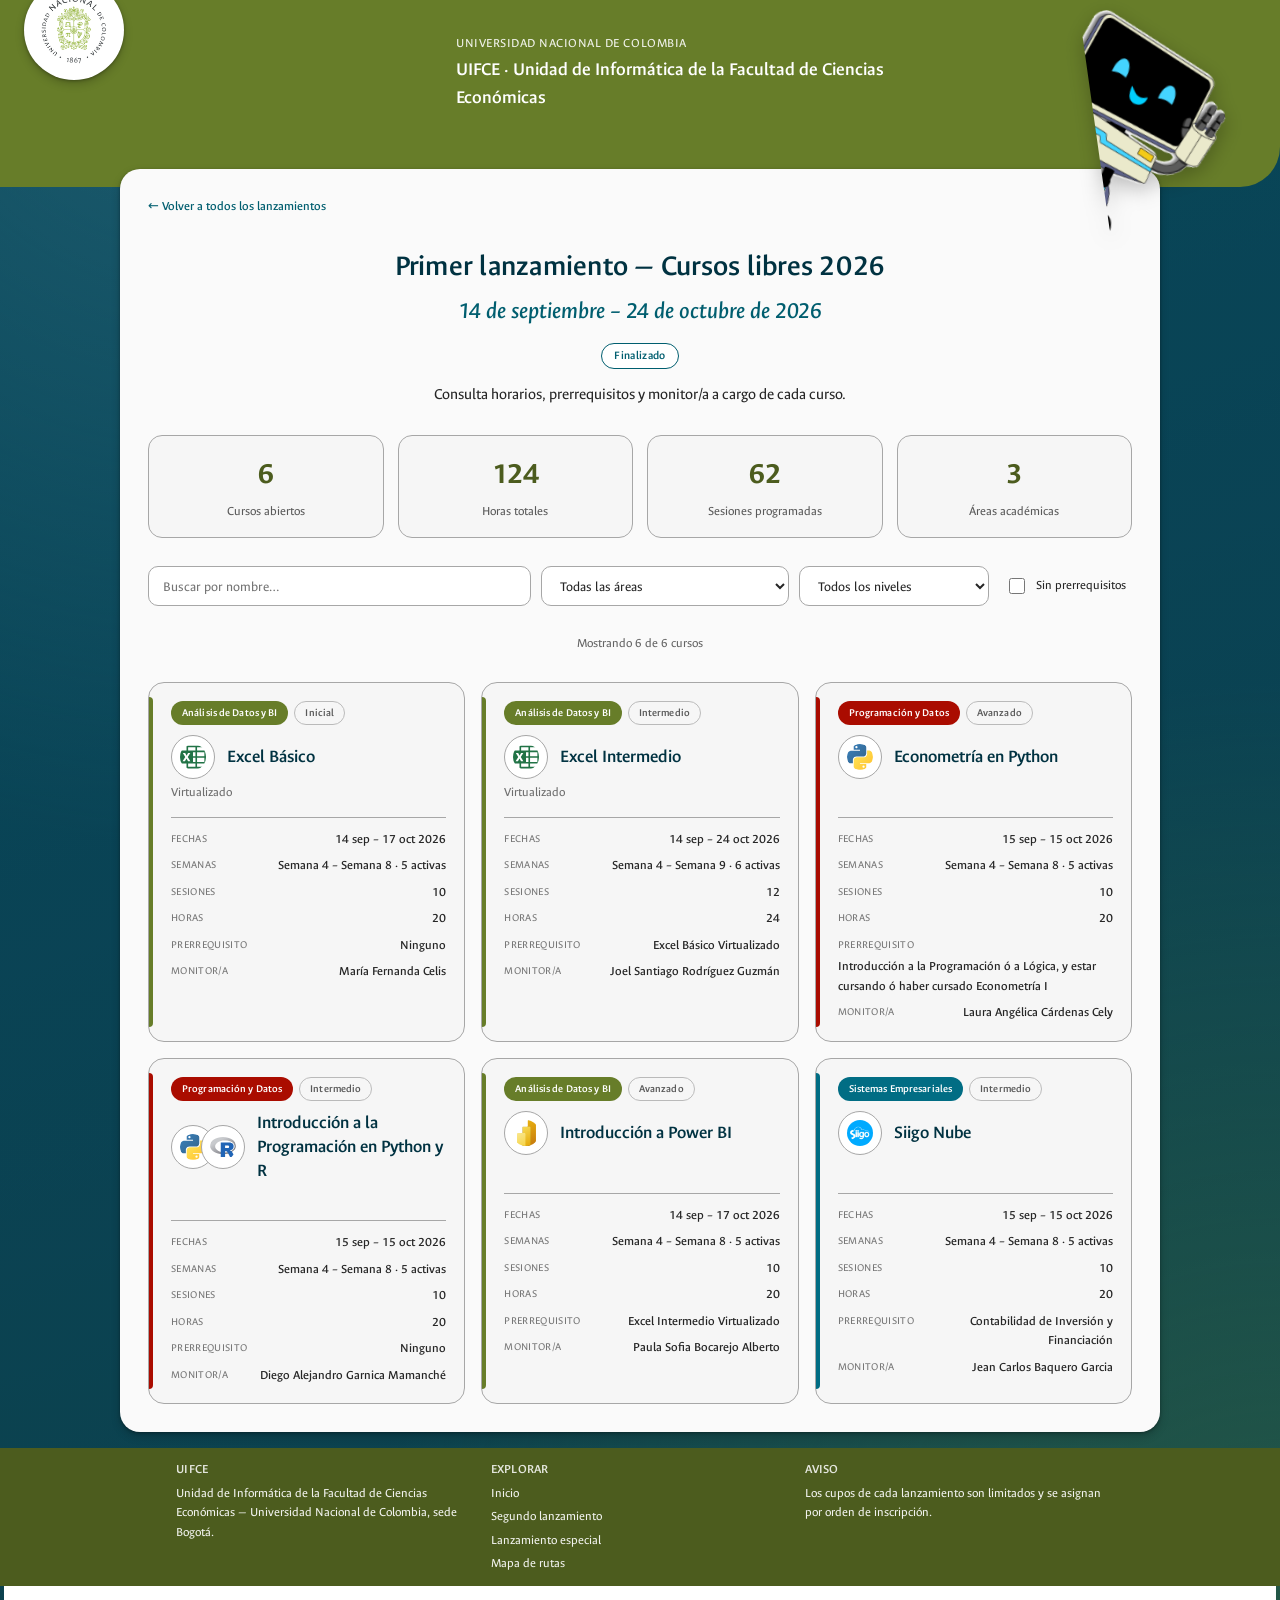
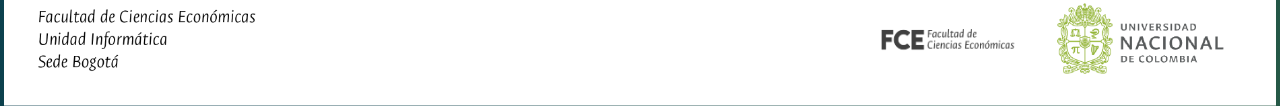
<file: lanzamiento-primer.html>
<!DOCTYPE html>
<html lang="es">
<head>
<meta charset="UTF-8">
<meta name="viewport" content="width=device-width, initial-scale=1.0">
<title>Primer Lanzamiento — Cursos Libres UIFCE</title>
<link rel="preconnect" href="https://fonts.googleapis.com">
<link href="https://fonts.googleapis.com/css2?family=Ancizar+Sans:ital,wght@0,300..700;1,300..700&display=swap" rel="stylesheet">
<link rel="stylesheet" href="acceso.css?v=20261021">
</head>
<body>

<div class="screen">

  <div class="bg-photo" aria-hidden="true"></div>

  <img class="mascot" src="assets/uifcito.png" alt="Uifcito, la mascota de la UIFCE, saludando">

  <div class="header-zone">
    <div class="badge-circle">
      <img src="assets/escudo-unal.png" alt="Escudo de la Universidad Nacional de Colombia">
    </div>
    <header class="header-curve">
      <div class="header-curve-inner">
        <p class="header-kicker">Universidad Nacional de Colombia</p>
        <p class="header-name">UIFCE · Unidad de Informática de la Facultad de Ciencias Económicas</p>
      </div>
    </header>
  </div>

  <main class="card-wrap">
    <div class="card-stage">
      <section class="card hub-card">

        <p class="back-link"><a href="index.html">← Volver a todos los lanzamientos</a></p>

        <div class="hub-intro">
          <h1>Primer lanzamiento — Cursos libres 2026</h1>
          <p class="subtitle">14 de septiembre – 24 de octubre de 2026</p>
          <span class="status-pill done">Finalizado</span>
          <p class="body-text">Consulta horarios, prerrequisitos y monitor/a a cargo de cada curso.</p>
        </div>

        <section class="stats-grid" aria-label="Resumen de la oferta">
          <div class="stat-tile"><span class="n">6</span><span class="l">Cursos abiertos</span></div>
          <div class="stat-tile"><span class="n">124</span><span class="l">Horas totales</span></div>
          <div class="stat-tile"><span class="n">62</span><span class="l">Sesiones programadas</span></div>
          <div class="stat-tile"><span class="n">3</span><span class="l">Áreas académicas</span></div>
        </section>

        <section class="toolbar" aria-label="Filtros">
          <input type="search" id="search" placeholder="Buscar por nombre…" aria-label="Buscar curso">
          <select id="filter-area" aria-label="Filtrar por área">
            <option value="">Todas las áreas</option>
            <option value="Análisis de Datos y Business Intelligence">Análisis de Datos y BI</option>
            <option value="Programación y Ciencia de Datos">Programación y Ciencia de Datos</option>
            <option value="Sistemas Empresariales y Contables">Sistemas Empresariales y Contables</option>
          </select>
          <select id="filter-level" aria-label="Filtrar por nivel">
            <option value="">Todos los niveles</option>
            <option value="Inicial">Inicial</option>
            <option value="Intermedio">Intermedio</option>
            <option value="Avanzado">Avanzado</option>
          </select>
          <label class="toggle">
            <input type="checkbox" id="filter-noprereq">
            <span>Sin prerrequisitos</span>
          </label>
        </section>

        <p class="result-count" id="result-count" role="status"></p>

        <section class="course-grid" id="course-grid" aria-label="Cursos disponibles">

          <article class="course-card" data-area="Análisis de Datos y Business Intelligence" data-level="Inicial" data-prereq="none" data-search="excel básico virtualizado">
            <p class="card-eyebrow"><span class="area-tag">Análisis de Datos y BI</span><span class="level-tag">Inicial</span></p>
            <div class="card-head">
              <span class="card-icons" aria-hidden="true"><img src="assets/icons/excel.svg" alt=""></span>
              <h2 class="card-title">Excel Básico</h2>
            </div>
            <p class="card-mode">Virtualizado</p>
            <dl class="card-meta">
              <div><dt>Fechas</dt><dd>14 sep – 17 oct 2026</dd></div>
              <div><dt>Semanas</dt><dd class="mono">Semana 4 – Semana 8 · 5 activas</dd></div>
              <div><dt>Sesiones</dt><dd class="mono">10</dd></div>
              <div><dt>Horas</dt><dd class="mono">20</dd></div>
              <div><dt>Prerrequisito</dt><dd>Ninguno</dd></div>
              <div><dt>Monitor/a</dt><dd>María Fernanda Celis</dd></div>
            </dl>
          </article>

          <article class="course-card" data-area="Análisis de Datos y Business Intelligence" data-level="Intermedio" data-prereq="Excel Básico Virtualizado" data-search="excel intermedio virtualizado">
            <p class="card-eyebrow"><span class="area-tag">Análisis de Datos y BI</span><span class="level-tag">Intermedio</span></p>
            <div class="card-head">
              <span class="card-icons" aria-hidden="true"><img src="assets/icons/excel.svg" alt=""></span>
              <h2 class="card-title">Excel Intermedio</h2>
            </div>
            <p class="card-mode">Virtualizado</p>
            <dl class="card-meta">
              <div><dt>Fechas</dt><dd>14 sep – 24 oct 2026</dd></div>
              <div><dt>Semanas</dt><dd class="mono">Semana 4 – Semana 9 · 6 activas</dd></div>
              <div><dt>Sesiones</dt><dd class="mono">12</dd></div>
              <div><dt>Horas</dt><dd class="mono">24</dd></div>
              <div><dt>Prerrequisito</dt><dd>Excel Básico Virtualizado</dd></div>
              <div><dt>Monitor/a</dt><dd>Joel Santiago Rodríguez Guzmán</dd></div>
            </dl>
          </article>

          <article class="course-card" data-area="Programación y Ciencia de Datos" data-level="Avanzado" data-prereq="Introducción a la Programación ó a Lógica, y estar cursando ó haber cursado Econometría I" data-search="econometría en python">
            <p class="card-eyebrow"><span class="area-tag area-prog">Programación y Datos</span><span class="level-tag">Avanzado</span></p>
            <div class="card-head">
              <span class="card-icons" aria-hidden="true"><img src="assets/icons/python.svg" alt=""></span>
              <h2 class="card-title">Econometría en Python</h2>
            </div>
            <p class="card-mode">&nbsp;</p>
            <dl class="card-meta">
              <div><dt>Fechas</dt><dd>15 sep – 15 oct 2026</dd></div>
              <div><dt>Semanas</dt><dd class="mono">Semana 4 – Semana 8 · 5 activas</dd></div>
              <div><dt>Sesiones</dt><dd class="mono">10</dd></div>
              <div><dt>Horas</dt><dd class="mono">20</dd></div>
              <div class="meta-stack"><dt>Prerrequisito</dt><dd>Introducción a la Programación ó a Lógica, y estar cursando ó haber cursado Econometría I</dd></div>
              <div><dt>Monitor/a</dt><dd>Laura Angélica Cárdenas Cely</dd></div>
            </dl>
          </article>

          <article class="course-card" data-area="Programación y Ciencia de Datos" data-level="Intermedio" data-prereq="none" data-search="introducción a la programación en python y r">
            <p class="card-eyebrow"><span class="area-tag area-prog">Programación y Datos</span><span class="level-tag">Intermedio</span></p>
            <div class="card-head">
              <span class="card-icons" aria-hidden="true"><img src="assets/icons/python.svg" alt=""><img src="assets/icons/r.svg" alt=""></span>
              <h2 class="card-title">Introducción a la Programación en Python y R</h2>
            </div>
            <p class="card-mode">&nbsp;</p>
            <dl class="card-meta">
              <div><dt>Fechas</dt><dd>15 sep – 15 oct 2026</dd></div>
              <div><dt>Semanas</dt><dd class="mono">Semana 4 – Semana 8 · 5 activas</dd></div>
              <div><dt>Sesiones</dt><dd class="mono">10</dd></div>
              <div><dt>Horas</dt><dd class="mono">20</dd></div>
              <div><dt>Prerrequisito</dt><dd>Ninguno</dd></div>
              <div><dt>Monitor/a</dt><dd>Diego Alejandro Garnica Mamanché</dd></div>
            </dl>
          </article>

          <article class="course-card" data-area="Análisis de Datos y Business Intelligence" data-level="Avanzado" data-prereq="Excel Intermedio Virtualizado" data-search="introducción a power bi">
            <p class="card-eyebrow"><span class="area-tag">Análisis de Datos y BI</span><span class="level-tag">Avanzado</span></p>
            <div class="card-head">
              <span class="card-icons" aria-hidden="true"><img src="assets/icons/powerbi.svg" alt=""></span>
              <h2 class="card-title">Introducción a Power BI</h2>
            </div>
            <p class="card-mode">&nbsp;</p>
            <dl class="card-meta">
              <div><dt>Fechas</dt><dd>14 sep – 17 oct 2026</dd></div>
              <div><dt>Semanas</dt><dd class="mono">Semana 4 – Semana 8 · 5 activas</dd></div>
              <div><dt>Sesiones</dt><dd class="mono">10</dd></div>
              <div><dt>Horas</dt><dd class="mono">20</dd></div>
              <div><dt>Prerrequisito</dt><dd>Excel Intermedio Virtualizado</dd></div>
              <div><dt>Monitor/a</dt><dd>Paula Sofia Bocarejo Alberto</dd></div>
            </dl>
          </article>

          <article class="course-card" data-area="Sistemas Empresariales y Contables" data-level="Intermedio" data-prereq="Contabilidad de Inversión y Financiación" data-search="siigo nube">
            <p class="card-eyebrow"><span class="area-tag area-sys">Sistemas Empresariales</span><span class="level-tag">Intermedio</span></p>
            <div class="card-head">
              <span class="card-icons" aria-hidden="true"><img src="assets/icons/siigo.png" alt=""></span>
              <h2 class="card-title">Siigo Nube</h2>
            </div>
            <p class="card-mode">&nbsp;</p>
            <dl class="card-meta">
              <div><dt>Fechas</dt><dd>15 sep – 15 oct 2026</dd></div>
              <div><dt>Semanas</dt><dd class="mono">Semana 4 – Semana 8 · 5 activas</dd></div>
              <div><dt>Sesiones</dt><dd class="mono">10</dd></div>
              <div><dt>Horas</dt><dd class="mono">20</dd></div>
              <div><dt>Prerrequisito</dt><dd>Contabilidad de Inversión y Financiación</dd></div>
              <div><dt>Monitor/a</dt><dd>Jean Carlos Baquero Garcia</dd></div>
            </dl>
          </article>

        </section>

        <p class="no-results" id="no-results" hidden>Ningún curso coincide con esos filtros. Intenta con otro término o área.</p>

      </section>
    </div>
  </main>

  <footer class="footer-login">
    <div class="footer-inner">
      <div>
        <h3>UIFCE</h3>
        <p>Unidad de Informática de la Facultad de Ciencias Económicas — Universidad Nacional de Colombia, sede Bogotá.</p>
      </div>
      <div>
        <h3>Explorar</h3>
        <ul>
          <li><a href="index.html">Inicio</a></li>
          <li><a href="lanzamiento-segundo.html">Segundo lanzamiento</a></li>
          <li><a href="lanzamiento-especial.html">Lanzamiento especial</a></li>
          <li><a href="mapa-rutas.html">Mapa de rutas</a></li>
        </ul>
      </div>
      <div>
        <h3>Aviso</h3>
        <p>Los cupos de cada lanzamiento son limitados y se asignan por orden de inscripción.</p>
      </div>
    </div>
  </footer>

  <img class="banner-institucional" src="assets/banner-institucional.svg" alt="UIFCE — Unidad de Informática, Facultad de Ciencias Económicas, Universidad Nacional de Colombia, sede Bogotá">

</div>

<script src="script.js?v=20261021"></script>
</body>
</html>
</file>
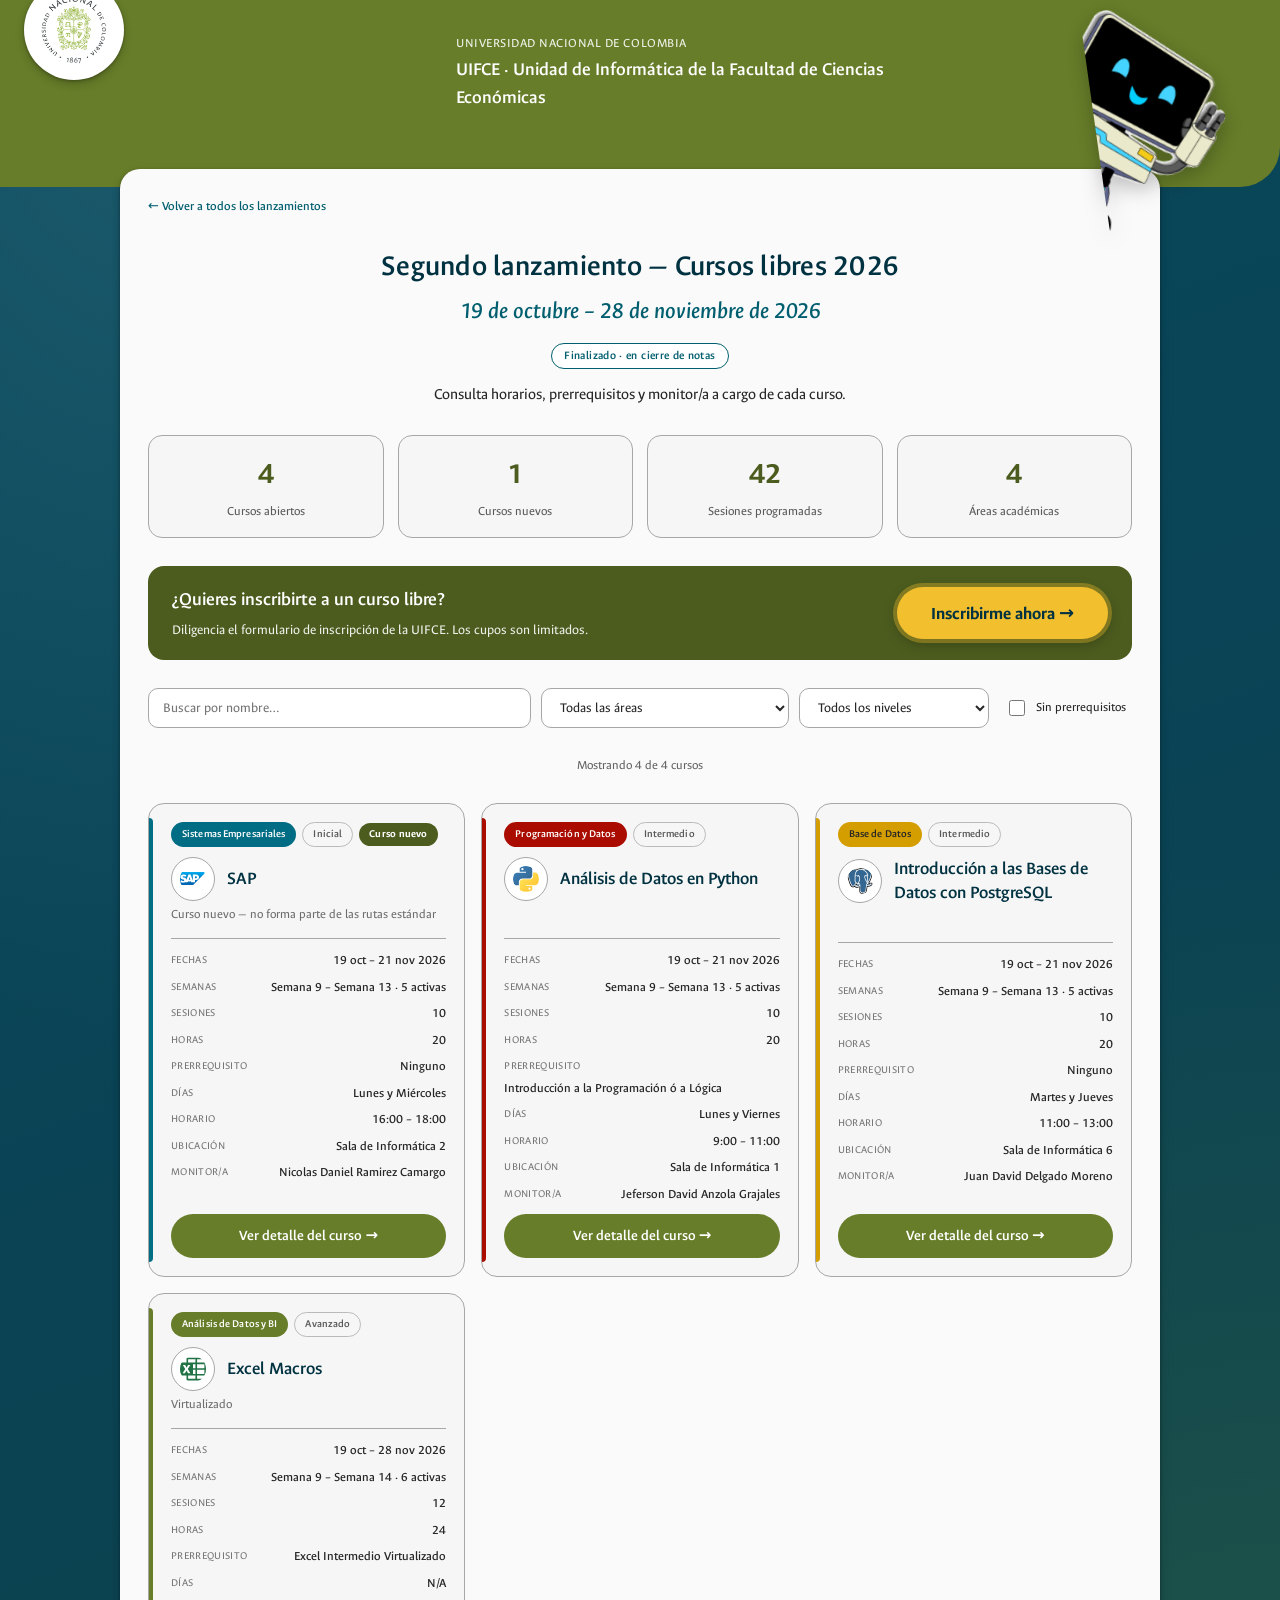
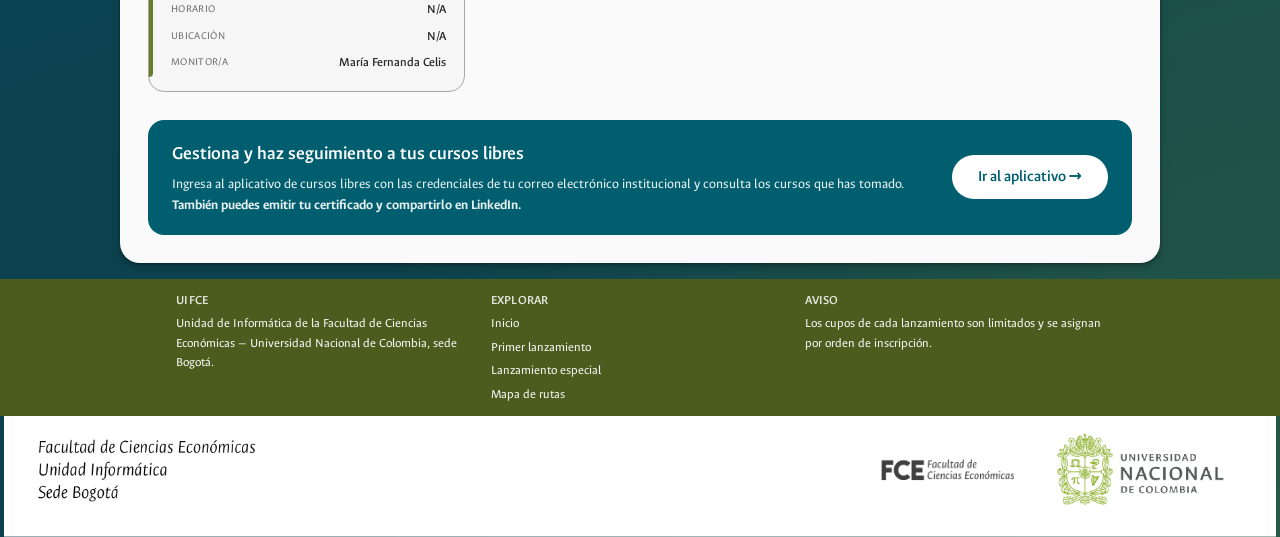
<file: lanzamiento-segundo.html>
<!DOCTYPE html>
<html lang="es">
<head>
<meta charset="UTF-8">
<meta name="viewport" content="width=device-width, initial-scale=1.0">
<title>Segundo Lanzamiento — Cursos Libres UIFCE</title>
<link rel="preconnect" href="https://fonts.googleapis.com">
<link href="https://fonts.googleapis.com/css2?family=Ancizar+Sans:ital,wght@0,300..700;1,300..700&display=swap" rel="stylesheet">
<link rel="stylesheet" href="acceso.css?v=20261021">
</head>
<body>

<div class="screen">

  <div class="bg-photo" aria-hidden="true"></div>

  <img class="mascot" src="assets/uifcito.png" alt="Uifcito, la mascota de la UIFCE, saludando">

  <div class="header-zone">
    <div class="badge-circle">
      <img src="assets/escudo-unal.png" alt="Escudo de la Universidad Nacional de Colombia">
    </div>
    <header class="header-curve">
      <div class="header-curve-inner">
        <p class="header-kicker">Universidad Nacional de Colombia</p>
        <p class="header-name">UIFCE · Unidad de Informática de la Facultad de Ciencias Económicas</p>
      </div>
    </header>
  </div>

  <main class="card-wrap">
    <div class="card-stage">
      <section class="card hub-card">

        <p class="back-link"><a href="index.html">← Volver a todos los lanzamientos</a></p>

        <div class="hub-intro">
          <h1>Segundo lanzamiento — Cursos libres 2026</h1>
          <p class="subtitle">19 de octubre – 28 de noviembre de 2026</p>
          <span class="status-pill done">Finalizado · en cierre de notas</span>
          <p class="body-text">Consulta horarios, prerrequisitos y monitor/a a cargo de cada curso.</p>
        </div>

        <section class="stats-grid" aria-label="Resumen de la oferta">
          <div class="stat-tile"><span class="n">4</span><span class="l">Cursos abiertos</span></div>
          <!-- Temporal: antes "Horas totales" (84) -->
          <div class="stat-tile"><span class="n">1</span><span class="l">Cursos nuevos</span></div>
          <div class="stat-tile"><span class="n">42</span><span class="l">Sesiones programadas</span></div>
          <div class="stat-tile"><span class="n">4</span><span class="l">Áreas académicas</span></div>
        </section>

        <a class="enroll-card" href="https://forms.gle/dj4WrGdUgBkbqDRr7" target="_blank" rel="noopener">
          <div class="enroll-text">
            <h3>¿Quieres inscribirte a un curso libre?</h3>
            <p>Diligencia el formulario de inscripción de la UIFCE. Los cupos son limitados.</p>
          </div>
          <span class="btn-enroll">Inscribirme ahora →</span>
        </a>

        <section class="toolbar" aria-label="Filtros">
          <input type="search" id="search" placeholder="Buscar por nombre…" aria-label="Buscar curso">
          <select id="filter-area" aria-label="Filtrar por área">
            <option value="">Todas las áreas</option>
            <option value="Análisis de Datos y Business Intelligence">Análisis de Datos y BI</option>
            <option value="Programación y Ciencia de Datos">Programación y Ciencia de Datos</option>
            <option value="Sistemas Empresariales y Contables">Sistemas Empresariales y Contables</option>
            <option value="Base de Datos">Base de Datos</option>
          </select>
          <select id="filter-level" aria-label="Filtrar por nivel">
            <option value="">Todos los niveles</option>
            <option value="Inicial">Inicial</option>
            <option value="Intermedio">Intermedio</option>
            <option value="Avanzado">Avanzado</option>
          </select>
          <label class="toggle">
            <input type="checkbox" id="filter-noprereq">
            <span>Sin prerrequisitos</span>
          </label>
        </section>

        <p class="result-count" id="result-count" role="status"></p>

        <section class="course-grid" id="course-grid" aria-label="Cursos disponibles">

          <article class="course-card enrollable" data-area="Sistemas Empresariales y Contables" data-level="Inicial" data-prereq="none" data-search="sap">
            <p class="card-eyebrow"><span class="area-tag area-sys">Sistemas Empresariales</span><span class="level-tag">Inicial</span><span class="new-tag">Curso nuevo</span></p>
            <div class="card-head">
              <span class="card-icons" aria-hidden="true"><img src="assets/icons/sap.svg" alt=""></span>
              <h2 class="card-title">SAP</h2>
            </div>
            <p class="card-mode">Curso nuevo — no forma parte de las rutas estándar</p>
            <dl class="card-meta">
              <div><dt>Fechas</dt><dd>19 oct – 21 nov 2026</dd></div>
              <div><dt>Semanas</dt><dd class="mono">Semana 9 – Semana 13 · 5 activas</dd></div>
              <div><dt>Sesiones</dt><dd class="mono">10</dd></div>
              <div><dt>Horas</dt><dd class="mono">20</dd></div>
              <div><dt>Prerrequisito</dt><dd>Ninguno</dd></div>
              <div><dt>Días</dt><dd>Lunes y Miércoles</dd></div>
              <div><dt>Horario</dt><dd class="mono">16:00 – 18:00</dd></div>
              <div><dt>Ubicación</dt><dd>Sala de Informática 2</dd></div>
              <div><dt>Monitor/a</dt><dd>Nicolas Daniel Ramirez Camargo</dd></div>
            </dl>
            <a class="card-enroll" href="curso-sap-basico.html" aria-label="Ver el detalle de SAP Básico">Ver detalle del curso →</a>
          </article>

          <article class="course-card enrollable" data-area="Programación y Ciencia de Datos" data-level="Intermedio" data-prereq="Introducción a la Programación ó a Lógica" data-search="análisis de datos en python">
            <p class="card-eyebrow"><span class="area-tag area-prog">Programación y Datos</span><span class="level-tag">Intermedio</span></p>
            <div class="card-head">
              <span class="card-icons" aria-hidden="true"><img src="assets/icons/python.svg" alt=""></span>
              <h2 class="card-title">Análisis de Datos en Python</h2>
            </div>
            <p class="card-mode">&nbsp;</p>
            <dl class="card-meta">
              <div><dt>Fechas</dt><dd>19 oct – 21 nov 2026</dd></div>
              <div><dt>Semanas</dt><dd class="mono">Semana 9 – Semana 13 · 5 activas</dd></div>
              <div><dt>Sesiones</dt><dd class="mono">10</dd></div>
              <div><dt>Horas</dt><dd class="mono">20</dd></div>
              <div class="meta-stack"><dt>Prerrequisito</dt><dd>Introducción a la Programación ó a Lógica</dd></div>
              <div><dt>Días</dt><dd>Lunes y Viernes</dd></div>
              <div><dt>Horario</dt><dd class="mono">9:00 – 11:00</dd></div>
              <div><dt>Ubicación</dt><dd>Sala de Informática 1</dd></div>
              <div><dt>Monitor/a</dt><dd>Jeferson David Anzola Grajales</dd></div>
            </dl>
            <a class="card-enroll" href="curso-analisis-datos-python.html" aria-label="Ver el detalle de Análisis de Datos en Python">Ver detalle del curso →</a>
          </article>

          <article class="course-card enrollable" data-area="Base de Datos" data-level="Intermedio" data-prereq="none" data-search="introducción a las bases de datos con postgresql">
            <p class="card-eyebrow"><span class="area-tag area-db">Base de Datos</span><span class="level-tag">Intermedio</span></p>
            <div class="card-head">
              <span class="card-icons" aria-hidden="true"><img src="assets/icons/postgresql.svg" alt=""></span>
              <h2 class="card-title">Introducción a las Bases de Datos con PostgreSQL</h2>
            </div>
            <p class="card-mode">&nbsp;</p>
            <dl class="card-meta">
              <div><dt>Fechas</dt><dd>19 oct – 21 nov 2026</dd></div>
              <div><dt>Semanas</dt><dd class="mono">Semana 9 – Semana 13 · 5 activas</dd></div>
              <div><dt>Sesiones</dt><dd class="mono">10</dd></div>
              <div><dt>Horas</dt><dd class="mono">20</dd></div>
              <div><dt>Prerrequisito</dt><dd>Ninguno</dd></div>
              <div><dt>Días</dt><dd>Martes y Jueves</dd></div>
              <div><dt>Horario</dt><dd class="mono">11:00 – 13:00</dd></div>
              <div><dt>Ubicación</dt><dd>Sala de Informática 6</dd></div>
              <div><dt>Monitor/a</dt><dd>Juan David Delgado Moreno</dd></div>
            </dl>
            <a class="card-enroll" href="curso-postgresql.html" aria-label="Ver el detalle de Introducción a las Bases de Datos con PostgreSQL">Ver detalle del curso →</a>
          </article>

          <article class="course-card" data-area="Análisis de Datos y Business Intelligence" data-level="Avanzado" data-prereq="Excel Intermedio Virtualizado" data-search="excel macros virtualizado">
            <p class="card-eyebrow"><span class="area-tag">Análisis de Datos y BI</span><span class="level-tag">Avanzado</span></p>
            <div class="card-head">
              <span class="card-icons" aria-hidden="true"><img src="assets/icons/excel.svg" alt=""></span>
              <h2 class="card-title">Excel Macros</h2>
            </div>
            <p class="card-mode">Virtualizado</p>
            <dl class="card-meta">
              <div><dt>Fechas</dt><dd>19 oct – 28 nov 2026</dd></div>
              <div><dt>Semanas</dt><dd class="mono">Semana 9 – Semana 14 · 6 activas</dd></div>
              <div><dt>Sesiones</dt><dd class="mono">12</dd></div>
              <div><dt>Horas</dt><dd class="mono">24</dd></div>
              <div><dt>Prerrequisito</dt><dd>Excel Intermedio Virtualizado</dd></div>
              <div><dt>Días</dt><dd>N/A</dd></div>
              <div><dt>Horario</dt><dd class="mono">N/A</dd></div>
              <div><dt>Ubicación</dt><dd>N/A</dd></div>
              <div><dt>Monitor/a</dt><dd>María Fernanda Celis</dd></div>
            </dl>
          </article>

        </section>

        <p class="no-results" id="no-results" hidden>Ningún curso coincide con esos filtros. Intenta con otro término o área.</p>

        <a class="enroll-card app-card" href="https://fce.unal.edu.co/cursos-libres-uifce/" target="_blank" rel="noopener">
          <div class="enroll-text">
            <h3>Gestiona y haz seguimiento a tus cursos libres</h3>
            <p>Ingresa al aplicativo de cursos libres con las credenciales de tu correo electrónico institucional y consulta los cursos que has tomado. <strong>También puedes emitir tu certificado y compartirlo en LinkedIn.</strong></p>
          </div>
          <span class="btn-enroll">Ir al aplicativo →</span>
        </a>

      </section>
    </div>
  </main>

  <footer class="footer-login">
    <div class="footer-inner">
      <div>
        <h3>UIFCE</h3>
        <p>Unidad de Informática de la Facultad de Ciencias Económicas — Universidad Nacional de Colombia, sede Bogotá.</p>
      </div>
      <div>
        <h3>Explorar</h3>
        <ul>
          <li><a href="index.html">Inicio</a></li>
          <li><a href="lanzamiento-primer.html">Primer lanzamiento</a></li>
          <li><a href="lanzamiento-especial.html">Lanzamiento especial</a></li>
          <li><a href="mapa-rutas.html">Mapa de rutas</a></li>
        </ul>
      </div>
      <div>
        <h3>Aviso</h3>
        <p>Los cupos de cada lanzamiento son limitados y se asignan por orden de inscripción.</p>
      </div>
    </div>
  </footer>

  <img class="banner-institucional" src="assets/banner-institucional.svg" alt="UIFCE — Unidad de Informática, Facultad de Ciencias Económicas, Universidad Nacional de Colombia, sede Bogotá">

</div>

<script src="script.js?v=20261021"></script>
</body>
</html>
</file>
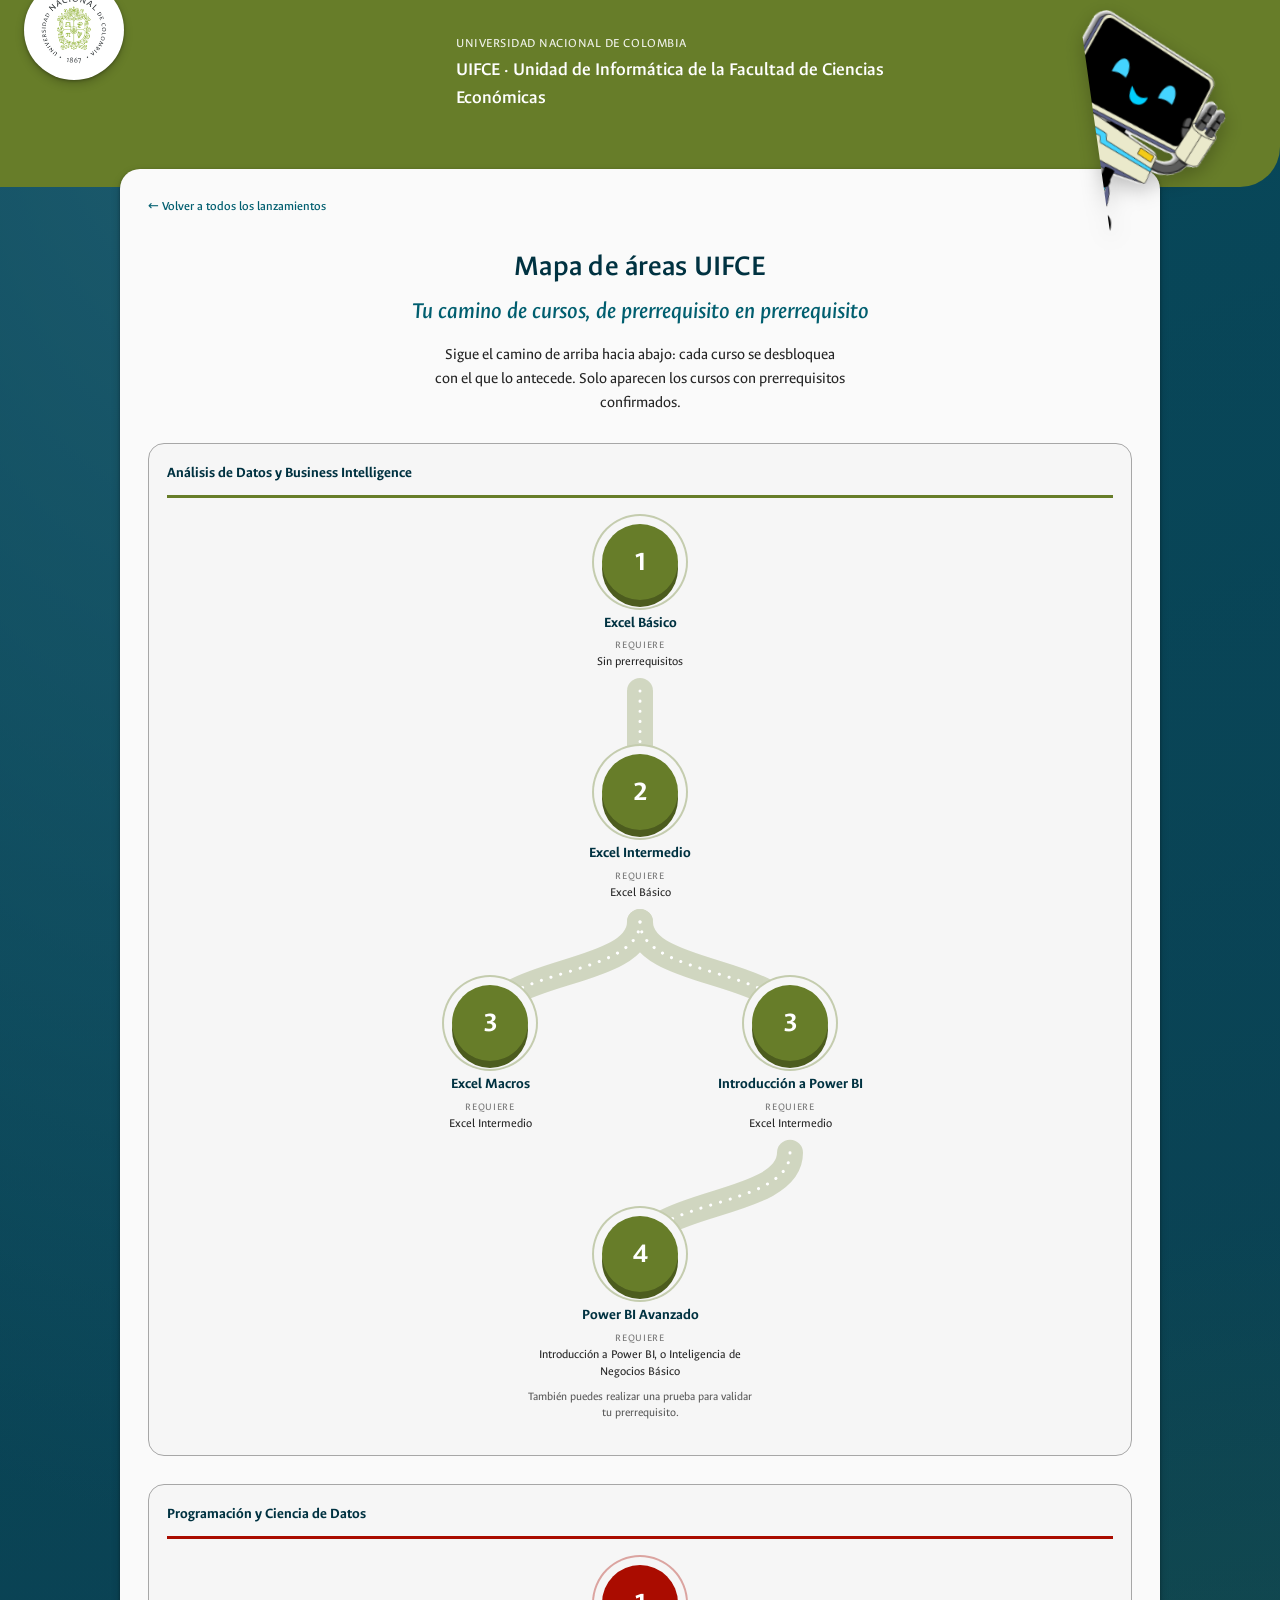
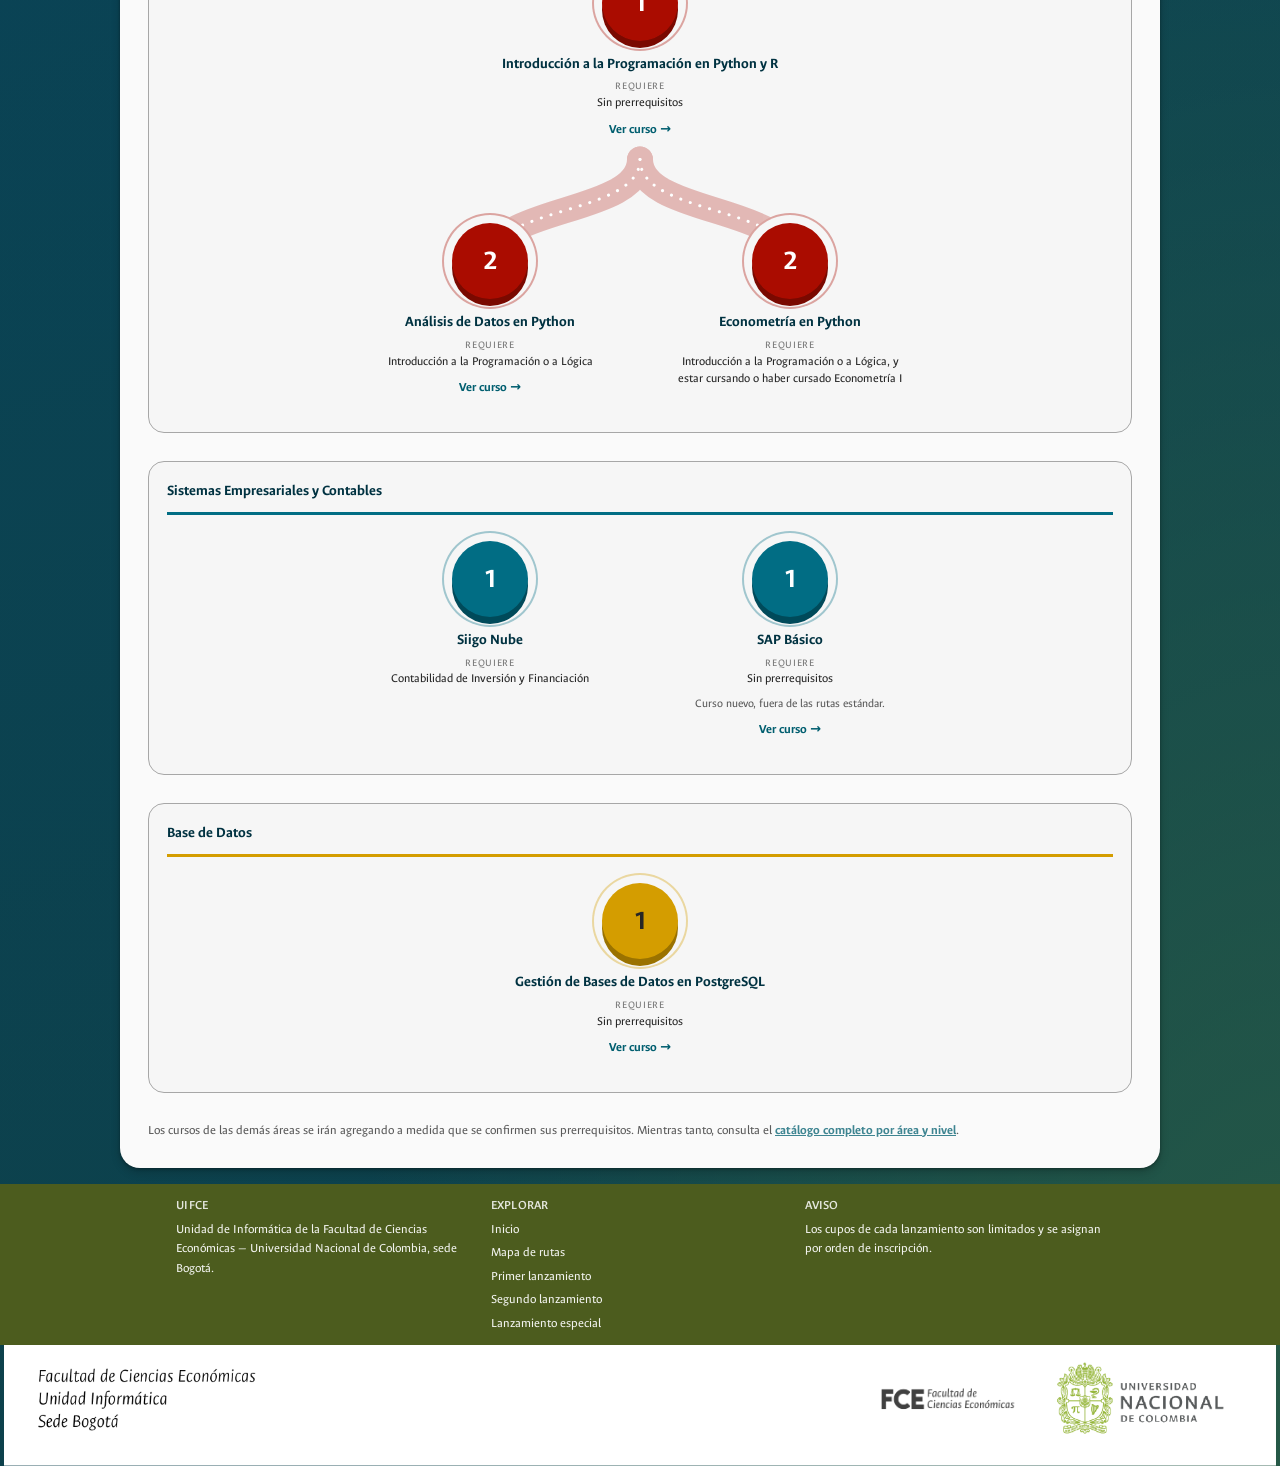
<file: mapa-areas.html>
<!DOCTYPE html>
<html lang="es">
<head>
<meta charset="UTF-8">
<meta name="viewport" content="width=device-width, initial-scale=1.0">
<title>Mapa de áreas UIFCE</title>
<link rel="preconnect" href="https://fonts.googleapis.com">
<link href="https://fonts.googleapis.com/css2?family=Ancizar+Sans:ital,wght@0,300..700;1,300..700&display=swap" rel="stylesheet">
<link rel="stylesheet" href="acceso.css?v=20261021">
<link rel="stylesheet" href="mapa-areas.css?v=3">
</head>
<body>

<div class="screen">

  <div class="bg-photo" aria-hidden="true"></div>

  <img class="mascot" src="assets/uifcito.png" alt="Uifcito, la mascota de la UIFCE, saludando">

  <div class="header-zone">
    <div class="badge-circle">
      <img src="assets/escudo-unal.png" alt="Escudo de la Universidad Nacional de Colombia">
    </div>
    <header class="header-curve">
      <div class="header-curve-inner">
        <p class="header-kicker">Universidad Nacional de Colombia</p>
        <p class="header-name">UIFCE · Unidad de Informática de la Facultad de Ciencias Económicas</p>
      </div>
    </header>
  </div>

  <main class="card-wrap">
    <div class="card-stage">
      <section class="card hub-card">

        <p class="back-link"><a href="index.html">← Volver a todos los lanzamientos</a></p>

        <div class="hub-intro">
          <h1>Mapa de áreas UIFCE</h1>
          <p class="subtitle">Tu camino de cursos, de prerrequisito en prerrequisito</p>
          <p class="body-text">Sigue el camino de arriba hacia abajo: cada curso se desbloquea con el que lo antecede. Solo aparecen los cursos con prerrequisitos confirmados.</p>
        </div>

        <!-- ================= Análisis de Datos y BI ================= -->
        <section class="am-area am-bi" aria-labelledby="a-bi">
          <h2 id="a-bi" class="am-area-name">Análisis de Datos y Business Intelligence</h2>
          <div class="am-path">
            <svg class="am-links" aria-hidden="true"></svg>
            <div class="am-step">
              <div class="am-node" id="excel-basico">
                <span class="am-badge" aria-hidden="true">1</span>
                <h3 class="am-name">Excel Básico</h3>
                <p class="am-req"><span>Requiere</span> Sin prerrequisitos</p>
              </div>
            </div>
            <div class="am-step">
              <div class="am-node" id="excel-intermedio" data-requires="excel-basico">
                <span class="am-badge" aria-hidden="true">2</span>
                <h3 class="am-name">Excel Intermedio</h3>
                <p class="am-req"><span>Requiere</span> Excel Básico</p>
              </div>
            </div>
            <div class="am-step">
              <div class="am-node pos-l" id="excel-macros" data-requires="excel-intermedio">
                <span class="am-badge" aria-hidden="true">3</span>
                <h3 class="am-name">Excel Macros</h3>
                <p class="am-req"><span>Requiere</span> Excel Intermedio</p>
              </div>
              <div class="am-node pos-r" id="intro-power-bi" data-requires="excel-intermedio">
                <span class="am-badge" aria-hidden="true">3</span>
                <h3 class="am-name">Introducción a Power BI</h3>
                <p class="am-req"><span>Requiere</span> Excel Intermedio</p>
              </div>
            </div>
            <div class="am-step">
              <div class="am-node" id="power-bi-avanzado" data-requires="intro-power-bi">
                <span class="am-badge" aria-hidden="true">4</span>
                <h3 class="am-name">Power BI Avanzado</h3>
                <p class="am-req"><span>Requiere</span> Introducción a Power BI, o Inteligencia de Negocios Básico</p>
                <p class="am-alt">También puedes realizar una prueba para validar tu prerrequisito.</p>
              </div>
            </div>
          </div>
        </section>

        <!-- ================= Programación y Ciencia de Datos ================= -->
        <section class="am-area am-prog" aria-labelledby="a-prog">
          <h2 id="a-prog" class="am-area-name">Programación y Ciencia de Datos</h2>
          <div class="am-path">
            <svg class="am-links" aria-hidden="true"></svg>
            <div class="am-step">
              <a class="am-node am-link" id="python-r" href="curso-python-r.html">
                <span class="am-badge" aria-hidden="true">1</span>
                <h3 class="am-name">Introducción a la Programación en Python y R</h3>
                <p class="am-req"><span>Requiere</span> Sin prerrequisitos</p>
                <span class="am-go">Ver curso →</span>
              </a>
            </div>
            <div class="am-step">
              <a class="am-node am-link pos-l" id="analisis-python" href="curso-analisis-datos-python.html" data-requires="python-r">
                <span class="am-badge" aria-hidden="true">2</span>
                <h3 class="am-name">Análisis de Datos en Python</h3>
                <p class="am-req"><span>Requiere</span> Introducción a la Programación o a Lógica</p>
                <span class="am-go">Ver curso →</span>
              </a>
              <div class="am-node pos-r" id="econometria-python" data-requires="python-r">
                <span class="am-badge" aria-hidden="true">2</span>
                <h3 class="am-name">Econometría en Python</h3>
                <p class="am-req"><span>Requiere</span> Introducción a la Programación o a Lógica, y estar cursando o haber cursado Econometría I</p>
              </div>
            </div>
          </div>
        </section>

        <!-- ================= Sistemas Empresariales y Contables ================= -->
        <section class="am-area am-sys" aria-labelledby="a-sys">
          <h2 id="a-sys" class="am-area-name">Sistemas Empresariales y Contables</h2>
          <div class="am-path">
            <svg class="am-links" aria-hidden="true"></svg>
            <div class="am-step">
              <div class="am-node pos-l" id="siigo-nube">
                <span class="am-badge" aria-hidden="true">1</span>
                <h3 class="am-name">Siigo Nube</h3>
                <p class="am-req"><span>Requiere</span> Contabilidad de Inversión y Financiación</p>
              </div>
              <a class="am-node am-link pos-r" id="sap-basico" href="curso-sap-basico.html">
                <span class="am-badge" aria-hidden="true">1</span>
                <h3 class="am-name">SAP Básico</h3>
                <p class="am-req"><span>Requiere</span> Sin prerrequisitos</p>
                <p class="am-alt">Curso nuevo, fuera de las rutas estándar.</p>
                <span class="am-go">Ver curso →</span>
              </a>
            </div>
          </div>
        </section>

        <!-- ================= Base de Datos ================= -->
        <section class="am-area am-db" aria-labelledby="a-db">
          <h2 id="a-db" class="am-area-name">Base de Datos</h2>
          <div class="am-path">
            <svg class="am-links" aria-hidden="true"></svg>
            <div class="am-step">
              <a class="am-node am-link" id="postgresql" href="curso-postgresql.html">
                <span class="am-badge" aria-hidden="true">1</span>
                <h3 class="am-name">Gestión de Bases de Datos en PostgreSQL</h3>
                <p class="am-req"><span>Requiere</span> Sin prerrequisitos</p>
                <span class="am-go">Ver curso →</span>
              </a>
            </div>
          </div>
        </section>

        <p class="map-note">
          Los cursos de las demás áreas se irán agregando a medida que se confirmen sus prerrequisitos.
          Mientras tanto, consulta el <a href="mapa-rutas.html">catálogo completo por área y nivel</a>.
        </p>

      </section>
    </div>
  </main>

  <footer class="footer-login">
    <div class="footer-inner">
      <div>
        <h3>UIFCE</h3>
        <p>Unidad de Informática de la Facultad de Ciencias Económicas — Universidad Nacional de Colombia, sede Bogotá.</p>
      </div>
      <div>
        <h3>Explorar</h3>
        <ul>
          <li><a href="index.html">Inicio</a></li>
          <li><a href="mapa-rutas.html">Mapa de rutas</a></li>
          <li><a href="lanzamiento-primer.html">Primer lanzamiento</a></li>
          <li><a href="lanzamiento-segundo.html">Segundo lanzamiento</a></li>
          <li><a href="lanzamiento-especial.html">Lanzamiento especial</a></li>
        </ul>
      </div>
      <div>
        <h3>Aviso</h3>
        <p>Los cupos de cada lanzamiento son limitados y se asignan por orden de inscripción.</p>
      </div>
    </div>
  </footer>

  <img class="banner-institucional" src="assets/banner-institucional.svg" alt="UIFCE — Unidad de Informática, Facultad de Ciencias Económicas, Universidad Nacional de Colombia, sede Bogotá">

</div>

<script src="mapa-areas.js?v=3"></script>
</body>
</html>
</file>
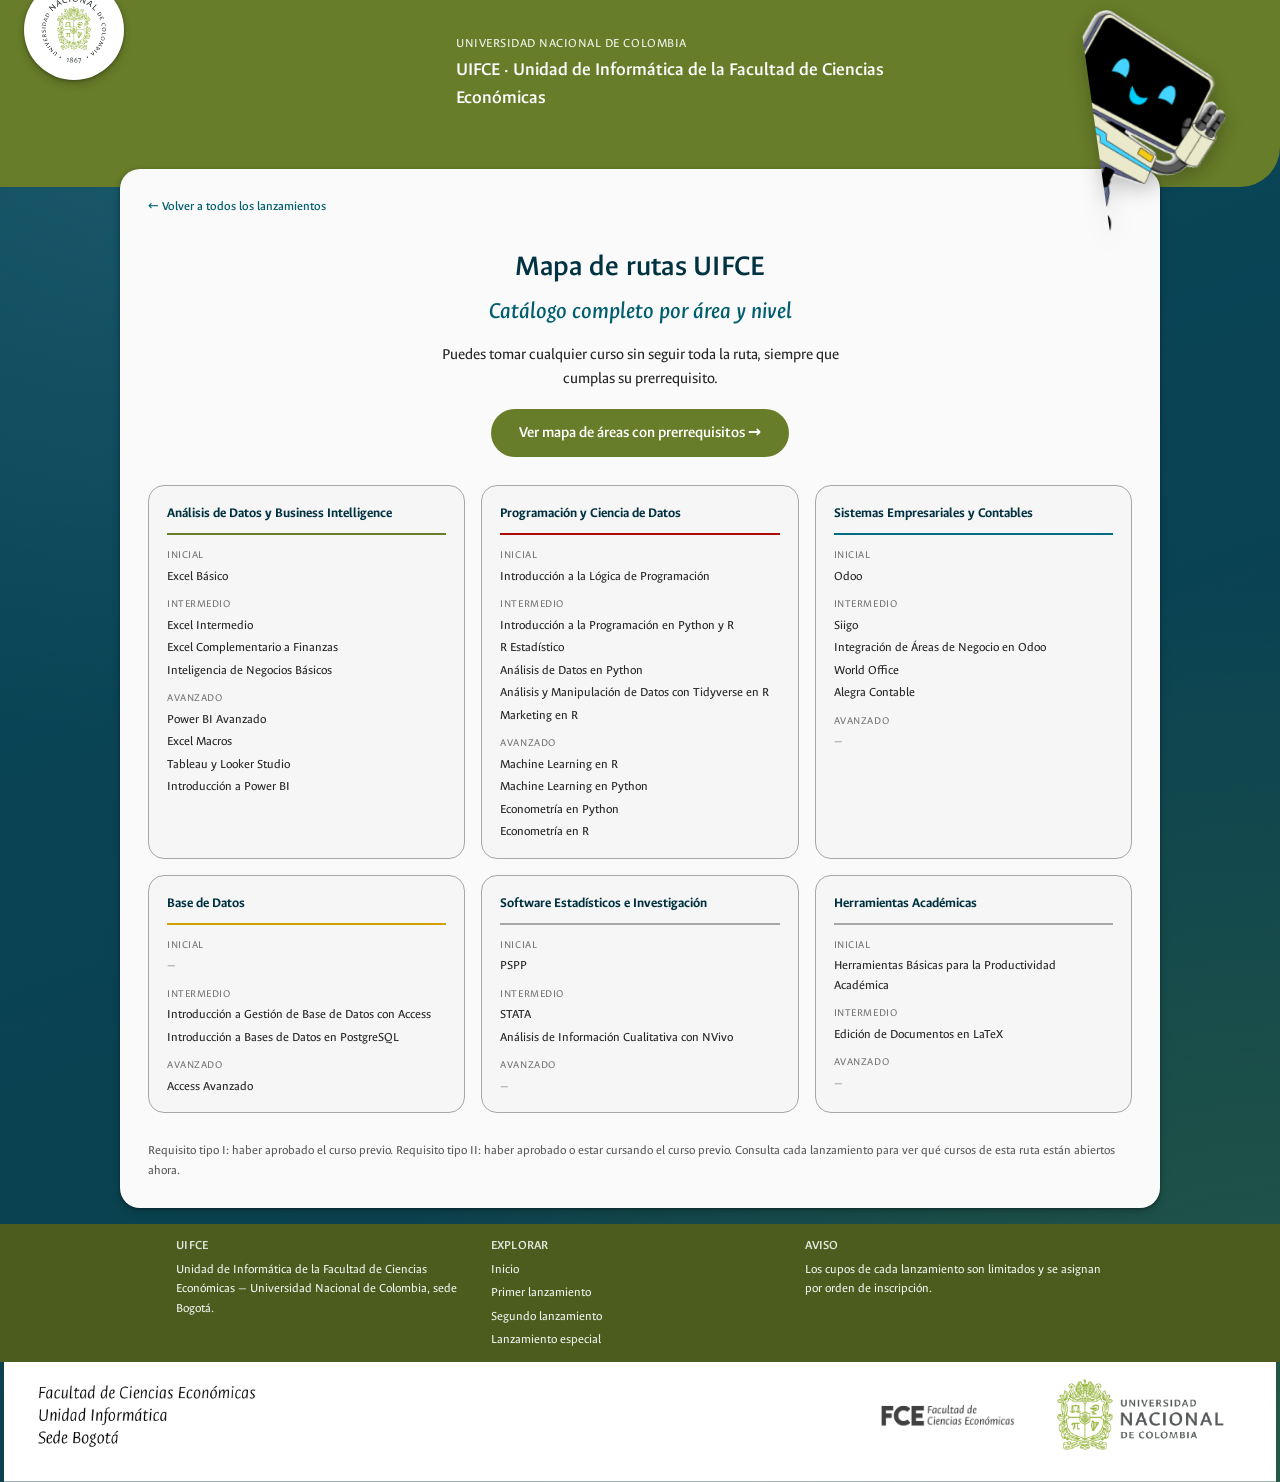
<file: mapa-rutas.html>
<!DOCTYPE html>
<html lang="es">
<head>
<meta charset="UTF-8">
<meta name="viewport" content="width=device-width, initial-scale=1.0">
<title>Mapa de Rutas UIFCE</title>
<link rel="preconnect" href="https://fonts.googleapis.com">
<link href="https://fonts.googleapis.com/css2?family=Ancizar+Sans:ital,wght@0,300..700;1,300..700&display=swap" rel="stylesheet">
<link rel="stylesheet" href="acceso.css?v=20261022">
</head>
<body>

<div class="screen">

  <div class="bg-photo" aria-hidden="true"></div>

  <img class="mascot" src="assets/uifcito.png" alt="Uifcito, la mascota de la UIFCE, saludando">

  <div class="header-zone">
    <div class="badge-circle">
      <img src="assets/escudo-unal.png" alt="Escudo de la Universidad Nacional de Colombia">
    </div>
    <header class="header-curve">
      <div class="header-curve-inner">
        <p class="header-kicker">Universidad Nacional de Colombia</p>
        <p class="header-name">UIFCE · Unidad de Informática de la Facultad de Ciencias Económicas</p>
      </div>
    </header>
  </div>

  <main class="card-wrap">
    <div class="card-stage">
      <section class="card hub-card">

        <p class="back-link"><a href="index.html">← Volver a todos los lanzamientos</a></p>

        <div class="hub-intro">
          <h1>Mapa de rutas UIFCE</h1>
          <p class="subtitle">Catálogo completo por área y nivel</p>
          <p class="body-text">Puedes tomar cualquier curso sin seguir toda la ruta, siempre que cumplas su prerrequisito.</p>
          <a class="btn-map" href="mapa-areas.html">Ver mapa de áreas con prerrequisitos →</a>
        </div>

        <section class="track-grid" aria-label="Rutas de formación">

          <div class="track">
            <h3 class="track-name track-bi">Análisis de Datos y Business Intelligence</h3>
            <div class="track-levels">
              <div class="track-level"><span class="track-level-label">Inicial</span><ul><li>Excel Básico</li></ul></div>
              <div class="track-level"><span class="track-level-label">Intermedio</span><ul>
                <li>Excel Intermedio</li>
                <li>Excel Complementario a Finanzas</li>
                <li>Inteligencia de Negocios Básicos</li>
              </ul></div>
              <div class="track-level"><span class="track-level-label">Avanzado</span><ul>
                <li>Power BI Avanzado</li>
                <li>Excel Macros</li>
                <li>Tableau y Looker Studio</li>
                <li>Introducción a Power BI</li>
              </ul></div>
            </div>
          </div>

          <div class="track">
            <h3 class="track-name track-prog">Programación y Ciencia de Datos</h3>
            <div class="track-levels">
              <div class="track-level"><span class="track-level-label">Inicial</span><ul><li>Introducción a la Lógica de Programación</li></ul></div>
              <div class="track-level"><span class="track-level-label">Intermedio</span><ul>
                <li>Introducción a la Programación en Python y R</li>
                <li>R Estadístico</li>
                <li>Análisis de Datos en Python</li>
                <li>Análisis y Manipulación de Datos con Tidyverse en R</li>
                <li>Marketing en R</li>
              </ul></div>
              <div class="track-level"><span class="track-level-label">Avanzado</span><ul>
                <li>Machine Learning en R</li>
                <li>Machine Learning en Python</li>
                <li>Econometría en Python</li>
                <li>Econometría en R</li>
              </ul></div>
            </div>
          </div>

          <div class="track">
            <h3 class="track-name track-sys">Sistemas Empresariales y Contables</h3>
            <div class="track-levels">
              <div class="track-level"><span class="track-level-label">Inicial</span><ul><li>Odoo</li></ul></div>
              <div class="track-level"><span class="track-level-label">Intermedio</span><ul>
                <li>Siigo</li>
                <li>Integración de Áreas de Negocio en Odoo</li>
                <li>World Office</li>
                <li>Alegra Contable</li>
              </ul></div>
              <div class="track-level"><span class="track-level-label">Avanzado</span><ul><li class="track-empty">—</li></ul></div>
            </div>
          </div>

          <div class="track">
            <h3 class="track-name track-db">Base de Datos</h3>
            <div class="track-levels">
              <div class="track-level"><span class="track-level-label">Inicial</span><ul><li class="track-empty">—</li></ul></div>
              <div class="track-level"><span class="track-level-label">Intermedio</span><ul>
                <li>Introducción a Gestión de Base de Datos con Access</li>
                <li>Introducción a Bases de Datos en PostgreSQL</li>
              </ul></div>
              <div class="track-level"><span class="track-level-label">Avanzado</span><ul><li>Access Avanzado</li></ul></div>
            </div>
          </div>

          <div class="track">
            <h3 class="track-name track-other">Software Estadísticos e Investigación</h3>
            <div class="track-levels">
              <div class="track-level"><span class="track-level-label">Inicial</span><ul><li>PSPP</li></ul></div>
              <div class="track-level"><span class="track-level-label">Intermedio</span><ul>
                <li>STATA</li>
                <li>Análisis de Información Cualitativa con NVivo</li>
              </ul></div>
              <div class="track-level"><span class="track-level-label">Avanzado</span><ul><li class="track-empty">—</li></ul></div>
            </div>
          </div>

          <div class="track">
            <h3 class="track-name track-other">Herramientas Académicas</h3>
            <div class="track-levels">
              <div class="track-level"><span class="track-level-label">Inicial</span><ul><li>Herramientas Básicas para la Productividad Académica</li></ul></div>
              <div class="track-level"><span class="track-level-label">Intermedio</span><ul><li>Edición de Documentos en LaTeX</li></ul></div>
              <div class="track-level"><span class="track-level-label">Avanzado</span><ul><li class="track-empty">—</li></ul></div>
            </div>
          </div>

        </section>

        <p class="map-note">
          Requisito tipo I: haber aprobado el curso previo. Requisito tipo II: haber aprobado o estar cursando el curso previo.
          Consulta cada lanzamiento para ver qué cursos de esta ruta están abiertos ahora.
        </p>

      </section>
    </div>
  </main>

  <footer class="footer-login">
    <div class="footer-inner">
      <div>
        <h3>UIFCE</h3>
        <p>Unidad de Informática de la Facultad de Ciencias Económicas — Universidad Nacional de Colombia, sede Bogotá.</p>
      </div>
      <div>
        <h3>Explorar</h3>
        <ul>
          <li><a href="index.html">Inicio</a></li>
          <li><a href="lanzamiento-primer.html">Primer lanzamiento</a></li>
          <li><a href="lanzamiento-segundo.html">Segundo lanzamiento</a></li>
          <li><a href="lanzamiento-especial.html">Lanzamiento especial</a></li>
        </ul>
      </div>
      <div>
        <h3>Aviso</h3>
        <p>Los cupos de cada lanzamiento son limitados y se asignan por orden de inscripción.</p>
      </div>
    </div>
  </footer>

  <img class="banner-institucional" src="assets/banner-institucional.svg" alt="UIFCE — Unidad de Informática, Facultad de Ciencias Económicas, Universidad Nacional de Colombia, sede Bogotá">

</div>

</body>
</html>
</file>
<file: acceso.css>
/* ============================================================
   UIFCE · Cursos Libres — pantalla de acceso
   Sistema de tokens propio de esta pantalla (deliberadamente
   distinto del resto del sitio): réplica fiel de un lenguaje
   visual de login/landing institucional — olive + teal, tarjeta
   flotante, header curvo, insignia circular, botón píldora.
   ============================================================ */

:root {
  /* Paleta */
  --brand-olive: #677d29;
  --brand-olive-deep: #4c5c1e;
  --text-title: #003241;
  --text-subtitle: #005e6f;
  --overlay-tint: #00566f80;
  --surface-card: #fafafa;
  --surface-page: #f6f6f6;
  --border-muted: #a7a7a7;
  --text-body: #262626;

  /* Semánticos (estado, no marca) */
  --success-1: #19784b;
  --success-2: #36b377;
  --warning-1: #d49d00;
  --warning-2: #f2bf2e;
  --error-1: #aa0c00;
  --error-2: #ff1200;
  --info-1: #016d84;
  --info-2: #2bb4cb;

  --font-brand: "Ancizar Sans", "Inter", system-ui, -apple-system, "Segoe UI", sans-serif;
  --shadow-card: 0 1px 3px rgba(0, 0, 0, 0.3), 0 4px 10px rgba(0, 0, 0, 0.2);
}

* { box-sizing: border-box; }

html, body {
  margin: 0;
  min-height: 100%;
  background: var(--surface-page);
  color: var(--text-body);
  font-family: var(--font-brand);
  font-size: 16px;
  font-weight: 400;
  line-height: 1.5;
}

a { color: var(--text-subtitle); }

:focus-visible {
  outline: 2px solid var(--brand-olive);
  outline-offset: 2px;
}

/* ============================================================
   Lienzo de pantalla completa
   ============================================================ */

.screen {
  position: relative;
  min-height: 100vh;
  display: flex;
  flex-direction: column;
  overflow-x: hidden;
}

/* Fondo fotográfico + overlay de color al 50% de alpha.
   Sustituye por una imagen real de campus con:
   background-image: linear-gradient(var(--overlay-tint), var(--overlay-tint)), url("tu-foto.jpg");
   Mientras tanto, un degradado en la misma paleta simula la
   atmósfera sin usar una fotografía de origen desconocido. */
.bg-photo {
  position: absolute;
  inset: 0;
  z-index: 0;
  background-image:
    linear-gradient(var(--overlay-tint), var(--overlay-tint)),
    radial-gradient(120% 90% at 15% 0%, #3a5f6b 0%, transparent 55%),
    radial-gradient(120% 100% at 100% 100%, var(--brand-olive-deep) 0%, transparent 60%),
    linear-gradient(160deg, #0d3b47 0%, #14303a 45%, #1c2b22 100%);
}

/* ============================================================
   Header curvo
   ============================================================ */

.header-zone {
  position: relative;
  z-index: 1;
}

.header-curve {
  background: var(--brand-olive);
  border-radius: 0 0 40px 0;
  padding: 34px 24px 74px;
  margin-bottom: -34px;
}

.header-curve-inner {
  max-width: 600px;
  margin: 0 auto;
  padding-left: 116px;
}

.header-kicker {
  margin: 0;
  color: #fff;
  font-size: 13px;
  font-weight: 400;
  letter-spacing: 0.04em;
  text-transform: uppercase;
  opacity: 0.9;
}

.header-name {
  margin: 2px 0 0;
  color: #fff;
  font-size: 19px;
  font-weight: 600;
}

.badge-circle {
  position: absolute;
  top: -20px;
  left: 24px;
  z-index: 3;
  width: 100px;
  height: 100px;
  background: #fff;
  border-radius: 50%;
  box-shadow: var(--shadow-card);
  display: flex;
  align-items: center;
  justify-content: center;
}

.badge-circle img {
  width: 76px;
  height: 76px;
  object-fit: contain;
}

/* ============================================================
   Tarjeta central
   ============================================================ */

.card-wrap {
  position: relative;
  z-index: 2;
  flex: 1;
  display: flex;
  align-items: center;
  justify-content: center;
  padding: 16px;
}

.card-stage {
  position: relative;
  width: 100%;
  display: flex;
  justify-content: center;
}

/* Uifcito, la mascota de la UIFCE: saluda anclada al borde derecho
   de la franja superior, fuera de la tarjeta, para no tapar
   información. Se posiciona respecto a .screen (no al viewport),
   así que se desplaza junto con la página en vez de quedar fija
   sobre el contenido al hacer scroll. Solo aparece cuando hay
   espacio de sobra a los lados (escritorio amplio); en
   tablet/móvil, donde la tarjeta ocupa casi todo el ancho, se
   oculta por completo. */
.mascot {
  display: none;
}

@media (min-width: 1024px) {
  .mascot {
    display: block;
    position: absolute;
    top: 4px;
    right: 28px;
    z-index: 3;
    width: 110px;
    height: auto;
    transform: rotate(-8deg);
    filter: drop-shadow(0 6px 10px rgba(0, 0, 0, 0.25));
  }
}

@media (min-width: 1280px) {
  .mascot {
    right: 56px;
    width: 130px;
  }
}

.card {
  width: 100%;
  max-width: 600px;
  background: var(--surface-card);
  border-radius: 20px;
  box-shadow: var(--shadow-card);
  padding: 20px;
  display: flex;
  flex-direction: column;
  align-items: center;
  gap: 12px;
  text-align: center;
}

@media (min-width: 640px) {
  .card { padding: 28px; }
}

.card h1 {
  margin: 0;
  font-size: 30px;
  font-weight: 600;
  letter-spacing: 0.25px;
  color: var(--text-title);
  text-wrap: balance;
}

.card .subtitle {
  margin: -6px 0 0;
  font-size: 24px;
  font-weight: 500;
  font-style: italic;
  color: var(--text-subtitle);
  text-wrap: balance;
}

.card p.body-text {
  margin: 4px 0 0;
  max-width: 46ch;
  font-size: 16px;
  font-weight: 400;
  line-height: 1.5;
  color: var(--text-body);
}

/* ============================================================
   Tarjeta ancha del hub (index) — mismos tokens, más contenido
   ============================================================ */

.card.hub-card {
  max-width: 1040px;
  align-items: stretch;
  gap: 28px;
}

.hub-intro {
  display: flex;
  flex-direction: column;
  align-items: center;
  gap: 10px;
  text-align: center;
}

.stats-grid {
  display: grid;
  grid-template-columns: repeat(4, 1fr);
  gap: 14px;
}

.stat-tile {
  background: var(--surface-page);
  border: 1px solid var(--border-muted);
  border-radius: 14px;
  padding: 16px;
  display: flex;
  flex-direction: column;
  gap: 4px;
}

.stat-tile .n {
  font-size: 1.9rem;
  font-weight: 700;
  letter-spacing: -0.01em;
  color: var(--brand-olive-deep);
}

.stat-tile .l {
  font-size: 13px;
  color: var(--text-body);
  opacity: 0.75;
}

.launch-grid {
  display: grid;
  grid-template-columns: repeat(auto-fit, minmax(230px, 1fr));
  gap: 16px;
}

.launch-card {
  position: relative;
  background: var(--surface-page);
  border: 1px solid var(--border-muted);
  border-radius: 16px;
  padding: 18px 18px 18px 22px;
  display: flex;
  flex-direction: column;
  gap: 8px;
  text-align: left;
  text-decoration: none;
  color: var(--text-body);
  transition: transform 0.15s ease, box-shadow 0.15s ease, border-color 0.15s ease;
}

.launch-card::before {
  content: '';
  position: absolute;
  left: 0;
  top: 14px;
  bottom: 14px;
  width: 4px;
  border-radius: 0 4px 4px 0;
  background: var(--brand-olive);
}

.launch-card.special::before { background: var(--text-subtitle); }
.launch-card.map::before     { background: var(--text-title); }

.launch-card:hover {
  transform: translateY(-2px);
  border-color: var(--brand-olive);
  box-shadow: var(--shadow-card);
}

.launch-card:active {
  transform: translateY(0) scale(0.99);
}

.launch-eyebrow {
  margin: 0;
  font-size: 12px;
  font-weight: 600;
  text-transform: uppercase;
  letter-spacing: 0.05em;
  color: var(--text-title);
}

.launch-card h3 {
  margin: 0;
  font-size: 1.15rem;
  font-weight: 600;
  color: var(--text-title);
  line-height: 1.25;
}

.launch-dates {
  margin: -4px 0 0;
  font-size: 13px;
  color: var(--text-body);
  opacity: 0.75;
}

.launch-stats {
  display: flex;
  gap: 18px;
  margin-top: 2px;
}

.launch-stats div {
  display: flex;
  flex-direction: column;
}

.launch-stats .n {
  font-weight: 700;
  font-size: 1.1rem;
  color: var(--brand-olive-deep);
}

.launch-stats .l {
  font-size: 11px;
  color: var(--text-body);
  opacity: 0.65;
}

.launch-cta {
  margin-top: auto;
  padding-top: 4px;
  font-size: 13px;
  font-weight: 600;
  color: var(--text-subtitle);
}

@media (max-width: 640px) {
  .stats-grid { grid-template-columns: repeat(2, 1fr); }
}

/* ============================================================
   Checkbox de términos
   ============================================================ */

.consent {
  width: 100%;
  margin-top: 6px;
  display: flex;
  align-items: flex-start;
  gap: 8px;
  text-align: left;
}

.consent input[type="checkbox"] {
  margin-top: 3px;
  width: 16px;
  height: 16px;
  flex: 0 0 auto;
  accent-color: var(--brand-olive);
}

.consent label {
  font-size: 13px;
  color: var(--text-body);
}

.consent a {
  color: var(--text-subtitle);
  text-decoration: underline;
}

/* ============================================================
   Botón principal (píldora)
   ============================================================ */

.btn-pill {
  margin-top: 4px;
  height: 44px;
  padding: 0 26px;
  display: inline-flex;
  align-items: center;
  justify-content: center;
  gap: 8px;
  background: #fff;
  border: 0.8px solid var(--border-muted);
  border-radius: 999px;
  color: var(--text-body);
  font-family: var(--font-brand);
  font-size: 16px;
  font-weight: 500;
  cursor: pointer;
  transition: border-color 0.15s ease, opacity 0.15s ease, transform 0.1s ease;
}

.btn-pill:hover:not(:disabled) {
  border-color: var(--brand-olive);
}

.btn-pill:active:not(:disabled) {
  transform: scale(0.98);
}

.btn-pill:disabled {
  opacity: 0.5;
  cursor: not-allowed;
}

.btn-pill svg {
  width: 18px;
  height: 18px;
  flex: 0 0 auto;
}

/* ============================================================
   Footer
   ============================================================ */

.footer-login {
  position: relative;
  z-index: 1;
  margin-top: auto;
  background: var(--brand-olive-deep);
  color: #fff;
}

.footer-inner {
  max-width: 960px;
  margin: 0 auto;
  padding: 12px 16px;
  display: grid;
  grid-template-columns: repeat(3, 1fr);
  gap: 16px;
  font-size: 13px;
  font-weight: 400;
}

.footer-inner h3 {
  margin: 0 0 4px;
  font-size: 13px;
  font-weight: 600;
  letter-spacing: 0.02em;
  text-transform: uppercase;
  opacity: 0.85;
}

.footer-inner p,
.footer-inner ul {
  margin: 0;
  opacity: 0.92;
}

.footer-inner ul {
  list-style: none;
  padding: 0;
  display: flex;
  flex-direction: column;
  gap: 4px;
}

.footer-inner a {
  color: #fff;
  text-decoration: none;
}

.footer-inner a:hover {
  text-decoration: underline;
}

/* ============================================================
   Banner institucional
   ============================================================ */

.banner-institucional {
  position: relative;
  z-index: 1;
  display: block;
  width: 100%;
  height: auto;
}

/* ============================================================
   Enlace de regreso
   ============================================================ */

.back-link {
  align-self: flex-start;
  margin: 0;
  font-size: 13px;
}

.back-link a {
  color: var(--text-subtitle);
  text-decoration: none;
  font-weight: 500;
}

.back-link a:hover {
  text-decoration: underline;
}

/* ============================================================
   Filtros (páginas de catálogo)
   ============================================================ */

.toolbar {
  display: flex;
  flex-wrap: wrap;
  gap: 10px;
  width: 100%;
}

.toolbar input[type="search"],
.toolbar select {
  font-family: var(--font-brand);
  font-size: 14px;
  height: 40px;
  padding: 0 14px;
  border: 1px solid var(--border-muted);
  border-radius: 10px;
  background: #fff;
  color: var(--text-body);
}

.toolbar input[type="search"] {
  flex: 1 1 220px;
}

.toolbar select {
  flex: 0 1 190px;
}

.toggle {
  display: flex;
  align-items: center;
  gap: 8px;
  font-size: 13px;
  color: var(--text-body);
  padding: 0 6px;
}

.toggle input {
  width: 16px;
  height: 16px;
  accent-color: var(--brand-olive);
}

.result-count {
  margin: 0;
  width: 100%;
  font-size: 13px;
  color: var(--text-body);
  opacity: 0.7;
}

/* ============================================================
   Cuadrícula de cursos
   ============================================================ */

.course-grid {
  display: grid;
  grid-template-columns: repeat(auto-fill, minmax(280px, 1fr));
  gap: 16px;
  width: 100%;
}

.course-card {
  position: relative;
  background: var(--surface-page);
  border: 1px solid var(--border-muted);
  border-radius: 16px;
  padding: 18px 18px 18px 22px;
  display: flex;
  flex-direction: column;
  gap: 10px;
  text-align: left;
}

.course-card::before {
  content: '';
  position: absolute;
  left: 0;
  top: 14px;
  bottom: 14px;
  width: 4px;
  border-radius: 0 4px 4px 0;
  background: var(--brand-olive);
}

.course-card[data-area="Programación y Ciencia de Datos"]::before { background: var(--error-1); }
.course-card[data-area="Sistemas Empresariales y Contables"]::before { background: var(--info-1); }
.course-card[data-area="Base de Datos"]::before { background: var(--warning-1); }

.card-eyebrow {
  margin: 0;
  display: flex;
  flex-wrap: wrap;
  gap: 6px;
  align-items: center;
}

.area-tag,
.level-tag {
  display: inline-flex;
  align-items: center;
  font-size: 11px;
  font-weight: 600;
  letter-spacing: 0.01em;
  padding: 3px 10px;
  border-radius: 999px;
  border: 1px solid transparent;
}

.area-tag {
  background: var(--brand-olive);
  color: #fff;
}

.area-prog { background: var(--error-1); color: #fff; }
.area-sys  { background: var(--info-1); color: #fff; }
.area-db   { background: var(--warning-1); color: var(--text-body); }

.level-tag {
  color: var(--text-body);
  opacity: 0.75;
  border-color: var(--border-muted);
  background: transparent;
}

.card-title {
  margin: 0;
  font-size: 1.15rem;
  font-weight: 600;
  color: var(--text-title);
  line-height: 1.3;
}

.card-mode {
  margin: -6px 0 0;
  font-size: 13px;
  color: var(--text-body);
  opacity: 0.65;
  min-height: 1.1em;
}

.card-code {
  align-self: flex-start;
  font-size: 12px;
  font-weight: 600;
  background: transparent;
  border: 1px solid var(--border-muted);
  padding: 2px 9px;
  border-radius: 999px;
  color: var(--text-body);
  opacity: 0.8;
}

.card-meta {
  margin: 4px 0 0;
  padding-top: 12px;
  border-top: 1px solid var(--border-muted);
  display: flex;
  flex-direction: column;
  gap: 7px;
}

.card-meta > div {
  display: flex;
  justify-content: space-between;
  gap: 12px;
  font-size: 13px;
}

.card-meta dt {
  color: var(--text-body);
  opacity: 0.6;
  font-size: 11px;
  text-transform: uppercase;
  letter-spacing: 0.03em;
  flex: 0 0 auto;
  padding-top: 1px;
}

.card-meta dd {
  margin: 0;
  text-align: right;
  font-weight: 500;
  color: var(--text-body);
}

.card-meta dd.mono {
  font-variant-numeric: tabular-nums;
}

.card-meta .meta-stack {
  flex-direction: column;
  align-items: flex-start;
  gap: 4px;
}

.card-meta .meta-stack dd {
  text-align: left;
}

.no-results {
  width: 100%;
  margin: 0;
  padding: 24px;
  text-align: center;
  color: var(--text-body);
  opacity: 0.75;
  background: var(--surface-page);
  border: 1px solid var(--border-muted);
  border-radius: 16px;
}

/* ============================================================
   Mapa de rutas
   ============================================================ */

.track-grid {
  display: grid;
  grid-template-columns: repeat(auto-fit, minmax(260px, 1fr));
  gap: 16px;
  width: 100%;
}

.track {
  background: var(--surface-page);
  border: 1px solid var(--border-muted);
  border-radius: 16px;
  padding: 16px 18px;
  text-align: left;
}

.track-name {
  font-weight: 700;
  font-size: 14px;
  color: var(--text-title);
  margin: 0 0 12px;
  padding-bottom: 10px;
  border-bottom: 2px solid var(--border-muted);
}

.track-bi    { border-bottom-color: var(--brand-olive); }
.track-prog  { border-bottom-color: var(--error-1); }
.track-sys   { border-bottom-color: var(--info-1); }
.track-db    { border-bottom-color: var(--warning-1); }
.track-other { border-bottom-color: var(--border-muted); }

.track-levels {
  display: flex;
  flex-direction: column;
  gap: 10px;
}

.track-level-label {
  display: block;
  font-size: 11px;
  text-transform: uppercase;
  letter-spacing: 0.05em;
  color: var(--text-body);
  opacity: 0.6;
  margin-bottom: 3px;
}

.track-level ul {
  margin: 0;
  padding: 0;
  list-style: none;
  display: flex;
  flex-direction: column;
  gap: 3px;
}

.track-level li {
  font-size: 13px;
  color: var(--text-body);
}

.track-empty {
  opacity: 0.5;
}

.btn-map {
  margin-top: 8px;
  min-height: 48px;
  padding: 10px 28px;
  display: inline-flex;
  align-items: center;
  justify-content: center;
  box-sizing: border-box;
  background: var(--brand-olive);
  border-radius: 999px;
  color: #fff;
  font-size: 16px;
  font-weight: 600;
  line-height: 1.3;
  text-align: center;
  text-decoration: none;
  transition: background 0.15s ease, transform 0.1s ease;
}

.btn-map:hover { background: var(--brand-olive-deep); }
.btn-map:active { transform: scale(0.98); }
.btn-map:focus-visible { outline: 3px solid var(--brand-olive-deep); outline-offset: 3px; }

@media (max-width: 640px) {
  .btn-map { width: 100%; }
}

.map-note {
  margin: 0;
  width: 100%;
  font-size: 13px;
  color: var(--text-body);
  opacity: 0.75;
  text-align: left;
}

/* ============================================================
   Responsive
   ============================================================ */

@media (max-width: 640px) {
  .footer-inner {
    grid-template-columns: 1fr;
  }

  .header-curve-inner {
    padding-left: 0;
    padding-top: 56px;
  }
}

/* ============================================================
   Estado de lanzamiento y tarjeta de inscripción
   ============================================================ */

.launch-top {
  display: flex;
  align-items: center;
  justify-content: space-between;
  flex-wrap: wrap;
  gap: 8px;
}

.status-pill {
  display: inline-block;
  padding: 2px 10px;
  border-radius: 999px;
  font-size: 11px;
  font-weight: 600;
  letter-spacing: 0.03em;
  white-space: nowrap;
  border: 1px solid transparent;
}

.status-pill.live {
  background: var(--brand-olive);
  color: #fff;
}

.status-pill.open {
  background: #fff;
  color: var(--text-subtitle);
  border-color: var(--text-subtitle);
}

.status-pill.done {
  background: #fff;
  color: var(--text-subtitle);
  border-color: var(--text-subtitle);
}

.hub-intro .status-pill {
  margin-top: 4px;
  font-size: 12px;
  padding: 3px 12px;
}

.enroll-card {
  width: 100%;
  display: flex;
  align-items: center;
  justify-content: space-between;
  flex-wrap: wrap;
  gap: 16px;
  padding: 20px 24px;
  border-radius: 16px;
  background: var(--brand-olive-deep);
  color: #fff;
  text-align: left;
}

.enroll-card .enroll-text {
  flex: 1 1 280px;
}

.enroll-card h3 {
  margin: 0 0 4px;
  font-size: 1.2rem;
  font-weight: 600;
  color: #fff;
}

.enroll-card p {
  margin: 0;
  font-size: 14px;
  opacity: 0.9;
}

.btn-enroll {
  height: 44px;
  padding: 0 26px;
  display: inline-flex;
  align-items: center;
  justify-content: center;
  background: #fff;
  border-radius: 999px;
  color: var(--brand-olive-deep);
  font-size: 16px;
  font-weight: 600;
  text-decoration: none;
  transition: transform 0.1s ease, box-shadow 0.15s ease;
}

.btn-enroll:hover {
  box-shadow: 0 2px 10px rgba(0, 0, 0, 0.25);
}

.btn-enroll:active {
  transform: scale(0.98);
}

.btn-enroll:focus-visible {
  outline: 2px solid #fff;
  outline-offset: 3px;
}

.new-tag {
  display: inline-flex;
  align-items: center;
  font-size: 11px;
  font-weight: 700;
  letter-spacing: 0.02em;
  padding: 3px 10px;
  border-radius: 999px;
  background: var(--brand-olive-deep);
  color: #fff;
}

/* Tarjeta del aplicativo de cursos libres (titila para llamar la atención) */
.enroll-card.app-card {
  background: var(--text-subtitle);
}

.enroll-card.app-card .btn-enroll {
  color: var(--text-subtitle);
}

/* Tarjeta del segundo lanzamiento: titila para llamar la atención */
.launch-card.blink {
  border-color: var(--brand-olive);
  animation: launch-card-blink 1.6s ease-in-out infinite;
}

.launch-card.blink .launch-cta.alt {
  display: grid;
}

/* Dos textos que se alternan en la misma posición */
.launch-cta.alt > span {
  grid-area: 1 / 1;
}

.launch-cta.alt .cta-a { animation: cta-text-a 3.2s ease-in-out infinite; }
.launch-cta.alt .cta-b { animation: cta-text-b 3.2s ease-in-out infinite; }

@keyframes launch-card-blink {
  0%, 100% { box-shadow: 0 0 0 0 rgba(103, 125, 41, 0.6); }
  50%      { box-shadow: 0 0 0 12px rgba(103, 125, 41, 0); }
}

@keyframes cta-text-a {
  0%, 40%   { opacity: 1; }
  50%, 90%  { opacity: 0; }
  100%      { opacity: 1; }
}

@keyframes cta-text-b {
  0%, 40%   { opacity: 0; }
  50%, 90%  { opacity: 1; }
  100%      { opacity: 0; }
}

@media (prefers-reduced-motion: reduce) {
  .launch-card.blink,
  .launch-cta.alt .cta-a,
  .launch-cta.alt .cta-b {
    animation: none;
  }

  .launch-cta.alt .cta-b { display: none; }
}


/* Tarjetas de acción completamente clicables */
a.enroll-card {
  text-decoration: none;
  cursor: pointer;
  transition: transform 0.15s ease, box-shadow 0.15s ease;
}

a.enroll-card:hover {
  transform: translateY(-2px);
  box-shadow: var(--shadow-card);
}

a.enroll-card:hover .btn-enroll {
  box-shadow: 0 2px 10px rgba(0, 0, 0, 0.25);
}

a.enroll-card:focus-visible {
  outline: 3px solid var(--brand-olive);
  outline-offset: 3px;
}

/* "Inscripciones abiertas": más protagonismo */
.status-pill.open {
  display: inline-flex;
  align-items: center;
  gap: 6px;
  background: var(--warning-2);
  color: var(--text-title);
  border-color: var(--warning-1);
  font-weight: 700;
  box-shadow: 0 0 0 3px rgba(242, 191, 46, 0.35);
}

.status-pill.open::before {
  content: '';
  width: 7px;
  height: 7px;
  border-radius: 50%;
  background: var(--error-1);
  animation: open-dot 1.2s ease-in-out infinite;
}

.hub-intro .status-pill.open {
  font-size: 14px;
  padding: 5px 16px;
}

@keyframes open-dot {
  0%, 100% { opacity: 1; transform: scale(1); }
  50%      { opacity: 0.35; transform: scale(0.7); }
}

@media (prefers-reduced-motion: reduce) {
  .status-pill.open::before { animation: none; }
}

/* Botón "Inscribirme ahora": máximo énfasis */
.enroll-card:not(.app-card) .btn-enroll {
  height: 52px;
  padding: 0 34px;
  font-size: 18px;
  font-weight: 700;
  background: var(--warning-2);
  color: var(--text-title);
  box-shadow: 0 0 0 4px rgba(242, 191, 46, 0.35), 0 4px 14px rgba(0, 0, 0, 0.3);
  animation: enroll-btn-pulse 1.8s ease-in-out infinite;
}

a.enroll-card:not(.app-card):hover .btn-enroll {
  background: #ffd24d;
}

@keyframes enroll-btn-pulse {
  0%, 100% { transform: scale(1); }
  50%      { transform: scale(1.05); }
}

@media (prefers-reduced-motion: reduce) {
  .enroll-card:not(.app-card) .btn-enroll { animation: none; }
}

/* Prerrequisito con texto alternado (Power BI Avanzado) */
.alt-text { display: grid; }
.alt-text > span { grid-area: 1 / 1; }
.alt-text > span:first-child { animation: cta-text-a 6s ease-in-out infinite; }
.alt-text > span:last-child  { animation: cta-text-b 6s ease-in-out infinite; }

@media (prefers-reduced-motion: reduce) {
  .alt-text > span { grid-area: auto; animation: none; opacity: 1; }
}

/* Resumen de estados en la introducción del hub */
.status-legend {
  list-style: none;
  margin: 12px 0 8px;
  padding: 0;
  display: flex;
  flex-wrap: wrap;
  justify-content: center;
  gap: 10px 24px;
}

.status-legend li {
  display: flex;
  align-items: center;
  gap: 8px;
  font-size: 14px;
  font-weight: 600;
  color: var(--text-title);
}

.hub-intro .status-legend .status-pill {
  margin-top: 0;
  font-size: 12px;
  padding: 3px 12px;
}

/* Lanzamiento finalizado: tarjeta atenuada */
.launch-card.past { opacity: 0.7; }
.launch-card.past:hover { opacity: 1; }

/* Título alternado: mensaje principal (2.8 s) y cada curso con su icono (1.4 s) */
.title-alt { display: grid; }
.title-alt > * { grid-area: 1 / 1; align-self: start; }
.t-course { display: flex; align-items: center; gap: 10px; opacity: 0; }
.t-icon { flex: none; width: 32px; height: 32px; padding: 5px; border-radius: 50%; background: #fff; border: 1px solid var(--border-muted); object-fit: contain; box-sizing: border-box; }
.t-course .t-icon + .t-icon { margin-left: -16px; }
.t-main { animation: t-main 7s ease-in-out infinite; }
.t-course:nth-child(2) { animation: t-c1 7s ease-in-out infinite; }
.t-course:nth-child(3) { animation: t-c2 7s ease-in-out infinite; }
.t-course:nth-child(4) { animation: t-c3 7s ease-in-out infinite; }

@keyframes t-main { 0%, 36% { opacity: 1; } 40%, 98% { opacity: 0; } 100% { opacity: 1; } }
@keyframes t-c1 { 0%, 38% { opacity: 0; } 42%, 57% { opacity: 1; } 61%, 100% { opacity: 0; } }
@keyframes t-c2 { 0%, 58% { opacity: 0; } 62%, 77% { opacity: 1; } 81%, 100% { opacity: 0; } }
@keyframes t-c3 { 0%, 78% { opacity: 0; } 82%, 96% { opacity: 1; } 99%, 100% { opacity: 0; } }

@media (prefers-reduced-motion: reduce) {
  .t-main { animation: none; opacity: 1; }
  .t-course { display: none; animation: none; }
}

/* Tarjetas de curso clicables hacia el formulario de inscripción (lanzamiento especial) */
.course-card.enrollable {
  transition: transform 0.15s ease, box-shadow 0.15s ease, border-color 0.15s ease;
}

.course-card.enrollable:hover {
  transform: translateY(-3px);
  border-color: var(--brand-olive);
  box-shadow: 0 8px 20px rgba(76, 92, 30, 0.18);
}

.course-card.enrollable:focus-within {
  border-color: var(--brand-olive);
}

.card-enroll {
  margin-top: auto;
  height: 44px;
  display: inline-flex;
  align-items: center;
  justify-content: center;
  background: var(--brand-olive);
  border-radius: 999px;
  color: #fff;
  font-size: 15px;
  font-weight: 600;
  text-decoration: none;
  transition: background 0.15s ease;
}

/* Extiende el área clicable a toda la tarjeta */
.card-enroll::after {
  content: '';
  position: absolute;
  inset: 0;
  border-radius: 16px;
}

.course-card.enrollable:hover .card-enroll {
  background: var(--brand-olive-deep);
}

.card-enroll:focus-visible {
  outline: none;
}

.card-enroll:focus-visible::after {
  outline: 3px solid var(--brand-olive-deep);
  outline-offset: 2px;
}

@media (prefers-reduced-motion: reduce) {
  .course-card.enrollable { transition: none; }
  .course-card.enrollable:hover { transform: none; }
}

/* Iconos de cada programa en la tarjeta del curso */
.card-head {
  display: flex;
  align-items: center;
  gap: 12px;
}

.card-icons {
  flex: none;
  display: inline-flex;
}

.card-icons img {
  width: 44px;
  height: 44px;
  padding: 8px;
  box-sizing: border-box;
  border-radius: 50%;
  background: #fff;
  border: 1px solid var(--border-muted);
  object-fit: contain;
}

.card-icons img + img {
  margin-left: -14px;
}

.card-desc {
  margin: 0;
  font-size: 14px;
  line-height: 1.5;
  color: var(--text-subtitle);
}
</file>
<file: curso-detalle.css>
/* Página de detalle de un curso (se apoya en los tokens de acceso.css) */

.course-detail {
  gap: 32px;
}

/* Botón "Volver" */
.course-detail .back-link a {
  display: inline-flex;
  align-items: center;
  min-height: 36px;
  padding: 0 14px;
  border: 1px solid var(--border-muted);
  border-radius: 999px;
  background: #fff;
  font-size: 14px;
  text-decoration: none;
}

.course-detail .back-link a:hover {
  border-color: var(--text-subtitle);
  text-decoration: none;
}

/* Hero */
.cd-hero {
  display: flex;
  flex-direction: column;
  align-items: center;
  gap: 12px;
  text-align: center;
}

.cd-icons {
  display: flex;
}

.cd-icons img {
  width: 64px;
  height: 64px;
  padding: 12px;
  box-sizing: border-box;
  object-fit: contain;
  background: #fff;
  border: 1px solid var(--border-muted);
  border-radius: 50%;
}

.cd-icons img + img {
  margin-left: -16px;
}

.cd-badges {
  margin: 0;
  display: flex;
  flex-wrap: wrap;
  justify-content: center;
  gap: 8px;
}

.cd-hero h1 {
  max-width: 22ch;
}

.cd-hero .subtitle {
  margin-top: 0;
  font-size: 20px;
}

.cd-audience {
  margin: 0;
  font-size: 16px;
  line-height: 1.5;
  color: var(--text-body);
}

.btn-primary {
  margin-top: 6px;
  min-height: 48px;
  padding: 0 30px;
  display: inline-flex;
  align-items: center;
  justify-content: center;
  background: var(--brand-olive);
  border-radius: 999px;
  color: #fff;
  font-size: 16px;
  font-weight: 600;
  text-decoration: none;
  transition: background 0.15s ease, transform 0.1s ease;
}

.btn-primary:hover { background: var(--brand-olive-deep); }
.btn-primary:active { transform: scale(0.98); }
.btn-primary:focus-visible { outline: 3px solid var(--brand-olive-deep); outline-offset: 3px; }

/* Secciones */
.cd-section {
  display: flex;
  flex-direction: column;
  gap: 14px;
  text-align: left;
}

.cd-section h2 {
  margin: 0;
  font-size: 1.4rem;
  font-weight: 600;
  color: var(--text-title);
}

.cd-section h3 {
  margin: 0;
  font-size: 1.05rem;
  font-weight: 600;
  color: var(--text-title);
}

.cd-section p {
  margin: 0;
  line-height: 1.5;
  color: var(--text-body);
}

.cd-lead {
  font-size: 17px;
  max-width: 70ch;
}

.cd-pillars {
  display: grid;
  grid-template-columns: repeat(auto-fit, minmax(220px, 1fr));
  gap: 14px;
}

.cd-pillar {
  display: flex;
  flex-direction: column;
  gap: 6px;
  padding: 16px 18px;
  background: var(--surface-page);
  border: 1px solid var(--border-muted);
  border-radius: 14px;
}

.cd-pillar p {
  font-size: 14px;
}

/* Tarjeta de certificación (ancho completo, más grande que los pilares) */
.cd-cert {
  display: flex;
  align-items: center;
  gap: 22px;
  padding: 24px 28px;
  background: linear-gradient(100deg, color-mix(in srgb, #0a66c2 10%, #fff), var(--surface-page) 75%);
  border: 1px solid color-mix(in srgb, #0a66c2 35%, var(--border-muted));
  border-left: 6px solid #0a66c2;
  border-radius: 16px;
}

.cd-cert-logo {
  flex: 0 0 auto;
  display: grid;
  place-items: center;
  width: 76px;
  height: 76px;
  background: #fff;
  border: 1px solid var(--border-muted);
  border-radius: 18px;
  box-shadow: 0 4px 12px rgba(10, 102, 194, .15);
}

.cd-cert-logo img {
  width: 44px;
  height: 44px;
  display: block;
}

.cd-cert-text {
  display: flex;
  flex-direction: column;
  gap: 6px;
  min-width: 0;
}

.cd-cert .cd-cert-label {
  font-size: 12px;
  font-weight: 700;
  letter-spacing: .08em;
  text-transform: uppercase;
  color: #0a66c2;
}

.cd-cert h3 {
  margin: 0;
  font-size: 20px;
  line-height: 1.25;
  color: var(--text-title);
}

.cd-cert-text p:last-child {
  font-size: 15px;
}

@media (max-width: 639px) {
  .cd-cert {
    flex-direction: column;
    align-items: flex-start;
    gap: 14px;
    padding: 20px 18px;
  }
  .cd-cert-logo { width: 64px; height: 64px; }
  .cd-cert h3 { font-size: 18px; }
}

.cd-note {
  padding: 14px 18px;
  border-left: 4px solid var(--brand-olive);
  background: var(--surface-page);
  border-radius: 0 12px 12px 0;
  font-size: 15px;
}

.cd-monitor {
  font-size: 14px;
}

/* Plan de estudios */
.cd-plan {
  list-style: none;
  margin: 0;
  padding: 0;
  display: grid;
  gap: 12px;
}

.cd-plan > li {
  position: relative;
  display: grid;
  gap: 10px;
  padding: 16px 18px 16px 22px;
  background: var(--surface-page);
  border: 1px solid var(--border-muted);
  border-radius: 16px;
}

.cd-plan > li::before {
  content: '';
  position: absolute;
  left: 0;
  top: 14px;
  bottom: 14px;
  width: 4px;
  border-radius: 0 4px 4px 0;
  background: var(--cd-accent, var(--error-1));
}

.cd-sessions {
  align-self: start;
  justify-self: start;
  padding: 3px 12px;
  border-radius: 999px;
  background: var(--cd-accent, var(--error-1));
  color: #fff;
  font-size: 12px;
  font-weight: 600;
  white-space: nowrap;
}

.cd-plan ul,
.cd-biblio,
.cd-checks {
  margin: 6px 0 0;
  padding-left: 20px;
  display: grid;
  gap: 4px;
  font-size: 14px;
  line-height: 1.45;
  color: var(--text-body);
}

.cd-plan code {
  padding: 1px 6px;
  border-radius: 6px;
  background: #fff;
  border: 1px solid var(--border-muted);
  font-size: 13px;
}

@media (min-width: 720px) {
  .cd-plan > li {
    grid-template-columns: 128px 1fr;
    gap: 18px;
  }
}

/* Requisitos */
.cd-checks {
  margin: 0;
  list-style: none;
  padding: 0;
  grid-template-columns: 1fr;
  gap: 12px;
}

.cd-checks li {
  position: relative;
  padding: 14px 16px 14px 44px;
  background: var(--surface-page);
  border: 1px solid var(--border-muted);
  border-radius: 14px;
}

.cd-checks li::before {
  content: '✓';
  position: absolute;
  left: 14px;
  top: 13px;
  width: 22px;
  height: 22px;
  display: flex;
  align-items: center;
  justify-content: center;
  border-radius: 50%;
  background: var(--brand-olive);
  color: #fff;
  font-size: 13px;
  font-weight: 700;
}

@media (min-width: 720px) {
  .cd-checks { grid-template-columns: repeat(2, 1fr); }
}

/* Evaluación */
.cd-bar {
  display: flex;
  gap: 3px;
  height: 14px;
}

.cd-bar span {
  border-radius: 999px;
}

.cd-bar span:nth-child(1) { background: var(--brand-olive); }
.cd-bar span:nth-child(2) { background: var(--brand-olive-deep); }
.cd-bar span:nth-child(3) { background: var(--text-subtitle); }
.cd-bar span:nth-child(4) { background: var(--text-title); }
.cd-bar span:nth-child(5) { background: var(--info-1); }

.cd-eval {
  list-style: none;
  margin: 0;
  padding: 0;
  display: grid;
  grid-template-columns: repeat(auto-fit, minmax(150px, 1fr));
  gap: 14px;
}

.cd-eval li {
  display: flex;
  flex-direction: column;
  gap: 4px;
  padding: 16px 18px;
  background: var(--surface-page);
  border: 1px solid var(--border-muted);
  border-radius: 14px;
  border-top-width: 4px;
}

.cd-eval li:nth-child(1) { border-top-color: var(--brand-olive); }
.cd-eval li:nth-child(2) { border-top-color: var(--brand-olive-deep); }
.cd-eval li:nth-child(3) { border-top-color: var(--text-subtitle); }
.cd-eval li:nth-child(4) { border-top-color: var(--text-title); }
.cd-eval li:nth-child(5) { border-top-color: var(--info-1); }

.cd-pct {
  font-size: 1.9rem;
  font-weight: 700;
  letter-spacing: -0.01em;
  color: var(--brand-olive-deep);
}

.cd-eval p {
  font-size: 13px;
}

/* Bibliografía */
.cd-biblio {
  margin: 0;
}

.cd-biblio a {
  color: var(--text-subtitle);
}

/* Móvil */
@media (max-width: 639px) {
  .course-detail { gap: 26px; }
  .cd-hero h1 { font-size: 24px; }
  .cd-hero .subtitle { font-size: 17px; }
  .btn-primary { width: 100%; }
  .stats-grid { grid-template-columns: repeat(2, 1fr); }
  .cd-eval { grid-template-columns: repeat(2, 1fr); gap: 10px; }
  .cd-eval li { padding: 14px; }
  .cd-eval li:last-child:nth-child(odd) { grid-column: 1 / -1; }
}

/* Variantes por área y componentes del plan con teoría/práctica */
.course-detail.accent-sys { --cd-accent: var(--info-1); }

.cd-icons.wide img {
  width: 128px;
  padding: 14px 20px;
  border-radius: 999px;
}

.cd-meta-line {
  margin: 0;
  font-size: 14px;
  color: var(--text-body);
  opacity: 0.8;
}

.cd-side {
  display: flex;
  flex-direction: column;
  align-items: flex-start;
  gap: 8px;
}

.cd-module {
  padding: 2px 10px;
  border: 1px solid var(--cd-accent, var(--error-1));
  border-radius: 999px;
  color: var(--cd-accent, var(--error-1));
  font-size: 12px;
  font-weight: 700;
  letter-spacing: 0.03em;
}

.cd-body {
  display: grid;
  gap: 14px;
}

.cd-session {
  display: grid;
  gap: 2px;
}

.cd-session-head {
  display: flex;
  flex-wrap: wrap;
  align-items: center;
  gap: 8px;
  font-size: 14px;
  font-weight: 600;
  color: var(--text-title);
}

.cd-kind {
  padding: 1px 9px;
  border-radius: 999px;
  font-size: 11px;
  font-weight: 600;
  background: #fff;
  border: 1px solid var(--text-subtitle);
  color: var(--text-subtitle);
}

.cd-kind.practice {
  background: var(--text-subtitle);
  color: #fff;
}

@media (min-width: 720px) {
  .cd-plan > li.cd-mod-li { grid-template-columns: 128px 1fr; }
}

/* Tarjeta del monitor encargado */
.cd-team {
  display: flex;
  flex-wrap: wrap;
  align-items: center;
  gap: 14px 16px;
  padding: 16px 18px;
  background: var(--surface-page);
  border: 1px solid var(--border-muted);
  border-radius: 16px;
}

.cd-avatar {
  flex: none;
  width: 52px;
  height: 52px;
  display: flex;
  align-items: center;
  justify-content: center;
  border-radius: 50%;
  background: var(--cd-accent, var(--brand-olive));
  color: #fff;
  font-size: 18px;
  font-weight: 700;
  letter-spacing: 0.02em;
}

.cd-team-info {
  flex: 1 1 220px;
  display: flex;
  flex-direction: column;
  gap: 2px;
}

.cd-section .cd-team-label {
  font-size: 11px;
  font-weight: 600;
  text-transform: uppercase;
  letter-spacing: 0.04em;
  opacity: 0.6;
}

.cd-section .cd-team-role {
  font-size: 14px;
}

.cd-linkedin {
  min-height: 40px;
  padding: 0 16px;
  display: inline-flex;
  align-items: center;
  gap: 8px;
  background: #fff;
  border: 1px solid var(--border-muted);
  border-radius: 999px;
  color: var(--text-title);
  font-size: 14px;
  font-weight: 600;
  text-decoration: none;
  transition: border-color 0.15s ease, box-shadow 0.15s ease;
}

.cd-linkedin img {
  width: 20px;
  height: 20px;
}

.cd-linkedin:hover {
  border-color: #0a66c2;
  box-shadow: 0 2px 8px rgba(10, 102, 194, 0.2);
}

.cd-linkedin:focus-visible {
  outline: 3px solid #0a66c2;
  outline-offset: 2px;
}

@media (max-width: 639px) {
  .cd-linkedin { width: 100%; justify-content: center; }
}

/* Monitor como chip dentro del hero */
.cd-monitor-chip {
  margin: 0;
  display: inline-flex;
  flex-wrap: wrap;
  align-items: center;
  justify-content: center;
  gap: 8px;
  padding: 6px 8px 6px 14px;
  background: var(--surface-page);
  border: 1px solid var(--border-muted);
  border-radius: 999px;
  font-size: 13px;
  color: var(--text-body);
}

.cd-monitor-chip a {
  display: inline-flex;
  align-items: center;
  justify-content: center;
  width: 32px;
  height: 32px;
  background: #fff;
  border: 1px solid var(--border-muted);
  border-radius: 50%;
}

.cd-monitor-chip a:hover { border-color: #0a66c2; }
.cd-monitor-chip a:focus-visible { outline: 3px solid #0a66c2; outline-offset: 2px; }
.cd-monitor-chip img { width: 18px; height: 18px; }

/* Área Base de Datos: acento amarillo con texto oscuro */
.course-detail.accent-db { --cd-accent: var(--warning-1); }
.accent-db .cd-sessions,
.accent-db .cd-avatar { color: var(--text-body); }
.accent-db .cd-module { color: var(--text-body); }

/* Banner del monitor con Uifcito (la mascota asoma por encima de la tarjeta) */
.cd-team.banner {
  position: relative;
  margin-top: 64px;
  min-height: 112px;
  padding: 20px 24px 20px 168px;
  background: linear-gradient(100deg, color-mix(in srgb, var(--cd-accent, var(--brand-olive)) 18%, #fff), var(--surface-page) 70%);
  border-color: var(--cd-accent, var(--brand-olive));
}

.cd-team.banner .cd-mascot {
  position: absolute;
  left: 28px;
  bottom: 0;
  width: 120px;
  height: auto;
  filter: drop-shadow(0 6px 8px rgba(0, 0, 0, 0.2));
  pointer-events: none;
}

@media (max-width: 639px) {
  .cd-team.banner {
    flex-direction: column;
    align-items: stretch;
    margin-top: 84px;
    padding: 76px 18px 18px;
    text-align: center;
  }
  .cd-team.banner .cd-mascot {
    left: 50%;
    bottom: auto;
    top: -76px;
    width: 108px;
    transform: translateX(-50%);
  }
  .cd-team.banner .cd-team-info { flex-basis: auto; }
}

/* Área Programación y Ciencia de Datos: acento rojo (el mismo de la tarjeta del curso) */
.course-detail.accent-prog { --cd-accent: var(--error-1); }
</file>
<file: mapa-areas.css>
/* ============================================================
   Mapa de áreas: sendero de cursos (estaciones unidas por un camino)
   ============================================================ */

.am-area {
  --am-accent: var(--brand-olive);
  --am-on: #fff;
  --am-dark: #4c5c1e;
  width: 100%;
  background: var(--surface-page);
  border: 1px solid var(--border-muted);
  border-radius: 16px;
  padding: 18px 18px 34px;
  text-align: left;
}

.am-bi   { --am-accent: var(--brand-olive); --am-dark: #4c5c1e; }
.am-prog { --am-accent: var(--error-1);     --am-dark: #7a0900; }
.am-sys  { --am-accent: var(--info-1);      --am-dark: #004a5a; }
.am-db   { --am-accent: var(--warning-1);   --am-dark: #9a7200; --am-on: var(--text-body); }

.am-area-name {
  margin: 0 0 26px;
  padding-bottom: 10px;
  font-size: 15px;
  font-weight: 700;
  color: var(--text-title);
  border-bottom: 3px solid var(--am-accent);
}

/* Camino */

.am-path {
  position: relative;
  display: flex;
  flex-direction: column;
  gap: 84px;
  max-width: 600px;
  margin: 0 auto;
}

.am-links {
  position: absolute;
  inset: 0;
  width: 100%;
  height: 100%;
  overflow: visible;
  pointer-events: none;
}

.am-links path {
  fill: none;
  stroke-linecap: round;
  stroke-linejoin: round;
}

.am-links .am-asphalt { opacity: 0.26; }

.am-links .am-road {
  stroke: var(--am-accent);
  stroke-width: 26;
}

.am-links .am-lane {
  stroke: #fff;
  stroke-width: 3;
  stroke-dasharray: 0.1 10;
}

/* Filas: 4 columnas; cada curso ocupa 2 (izquierda, centro o derecha) */

.am-step {
  position: relative;
  z-index: 1;
  display: grid;
  grid-template-columns: repeat(4, minmax(0, 1fr));
}

.am-node {
  grid-column: 2 / span 2;
  display: flex;
  flex-direction: column;
  align-items: center;
  gap: 6px;
  padding: 0 6px;
  text-align: center;
  text-decoration: none;
  color: var(--text-body);
}

.am-node.pos-l { grid-column: 1 / span 2; }
.am-node.pos-r { grid-column: 3 / span 2; }

/* Estación */

.am-badge {
  position: relative;
  z-index: 2;
  width: 76px;
  height: 76px;
  margin-bottom: 8px;
  display: grid;
  place-items: center;
  font-size: 28px;
  font-weight: 700;
  color: var(--am-on);
  background: var(--am-accent);
  border-radius: 50%;
  box-shadow:
    0 7px 0 var(--am-dark),
    0 0 0 8px var(--surface-page),
    0 0 0 10px color-mix(in srgb, var(--am-accent) 35%, var(--surface-page));
  transition: transform 0.15s ease, box-shadow 0.15s ease;
}

.am-name {
  margin: 0;
  font-size: 15px;
  line-height: 1.25;
  font-weight: 700;
  color: var(--text-title);
}

.am-req {
  margin: 0;
  max-width: 230px;
  font-size: 12.5px;
  line-height: 1.4;
}

.am-req span {
  display: block;
  font-size: 10.5px;
  text-transform: uppercase;
  letter-spacing: 0.06em;
  opacity: 0.6;
}

.am-alt {
  margin: 2px 0 0;
  max-width: 230px;
  font-size: 12px;
  line-height: 1.35;
  opacity: 0.75;
}

.am-go {
  margin-top: 2px;
  font-size: 13px;
  font-weight: 700;
  color: var(--text-subtitle);
}

.am-link:hover .am-badge,
.am-link:focus-visible .am-badge {
  transform: translateY(-3px);
  box-shadow:
    0 10px 0 var(--am-dark),
    0 0 0 8px var(--surface-page),
    0 0 0 10px var(--am-accent);
}

.am-link:hover .am-go,
.am-link:focus-visible .am-go {
  text-decoration: underline;
}

.am-link:focus-visible { outline: none; }
.am-link:focus-visible .am-name { text-decoration: underline; }

.map-note a {
  color: var(--text-subtitle);
  font-weight: 700;
}

@media (max-width: 560px) {
  .am-area { padding: 14px 10px 30px; }
  .am-path { gap: 78px; }
  .am-badge { width: 64px; height: 64px; font-size: 24px; }
  .am-name { font-size: 14px; }
  .am-req, .am-alt { font-size: 12px; }
  .am-links .am-road { stroke-width: 22; }
}
</file>
